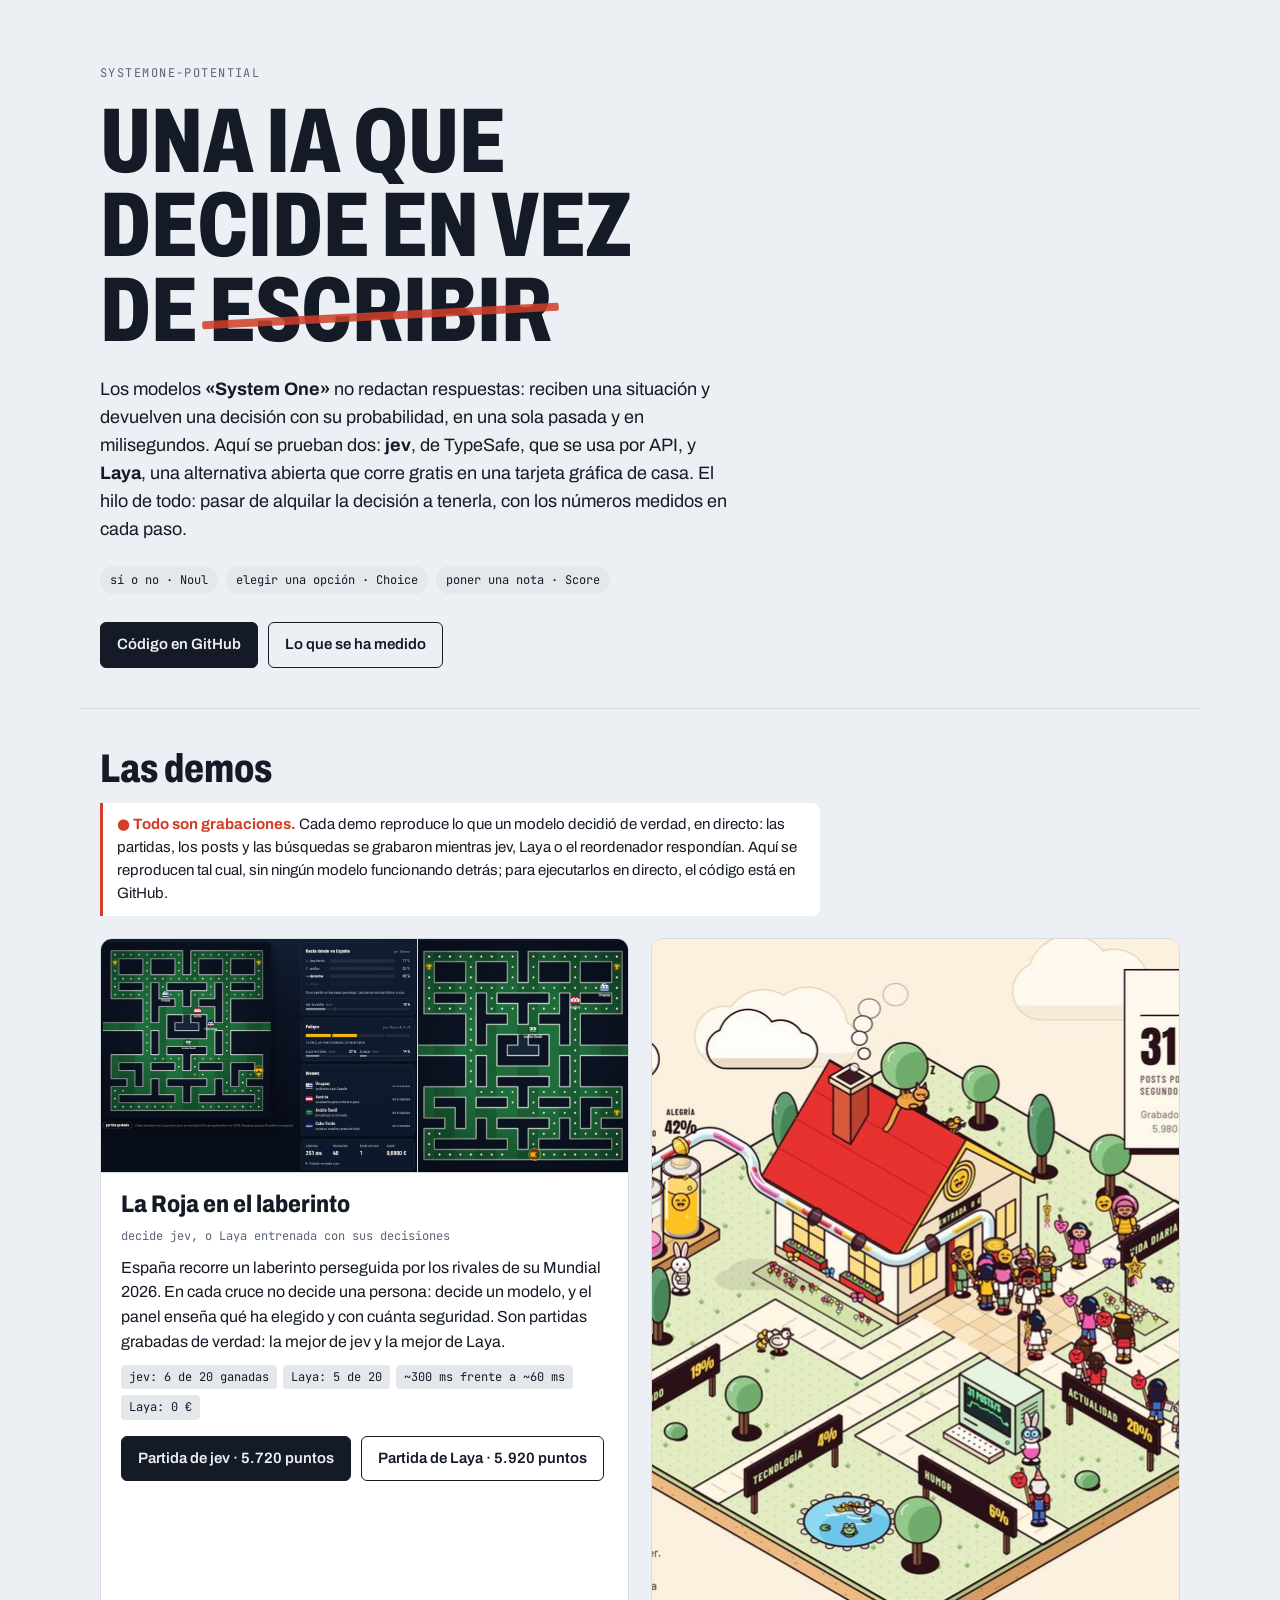
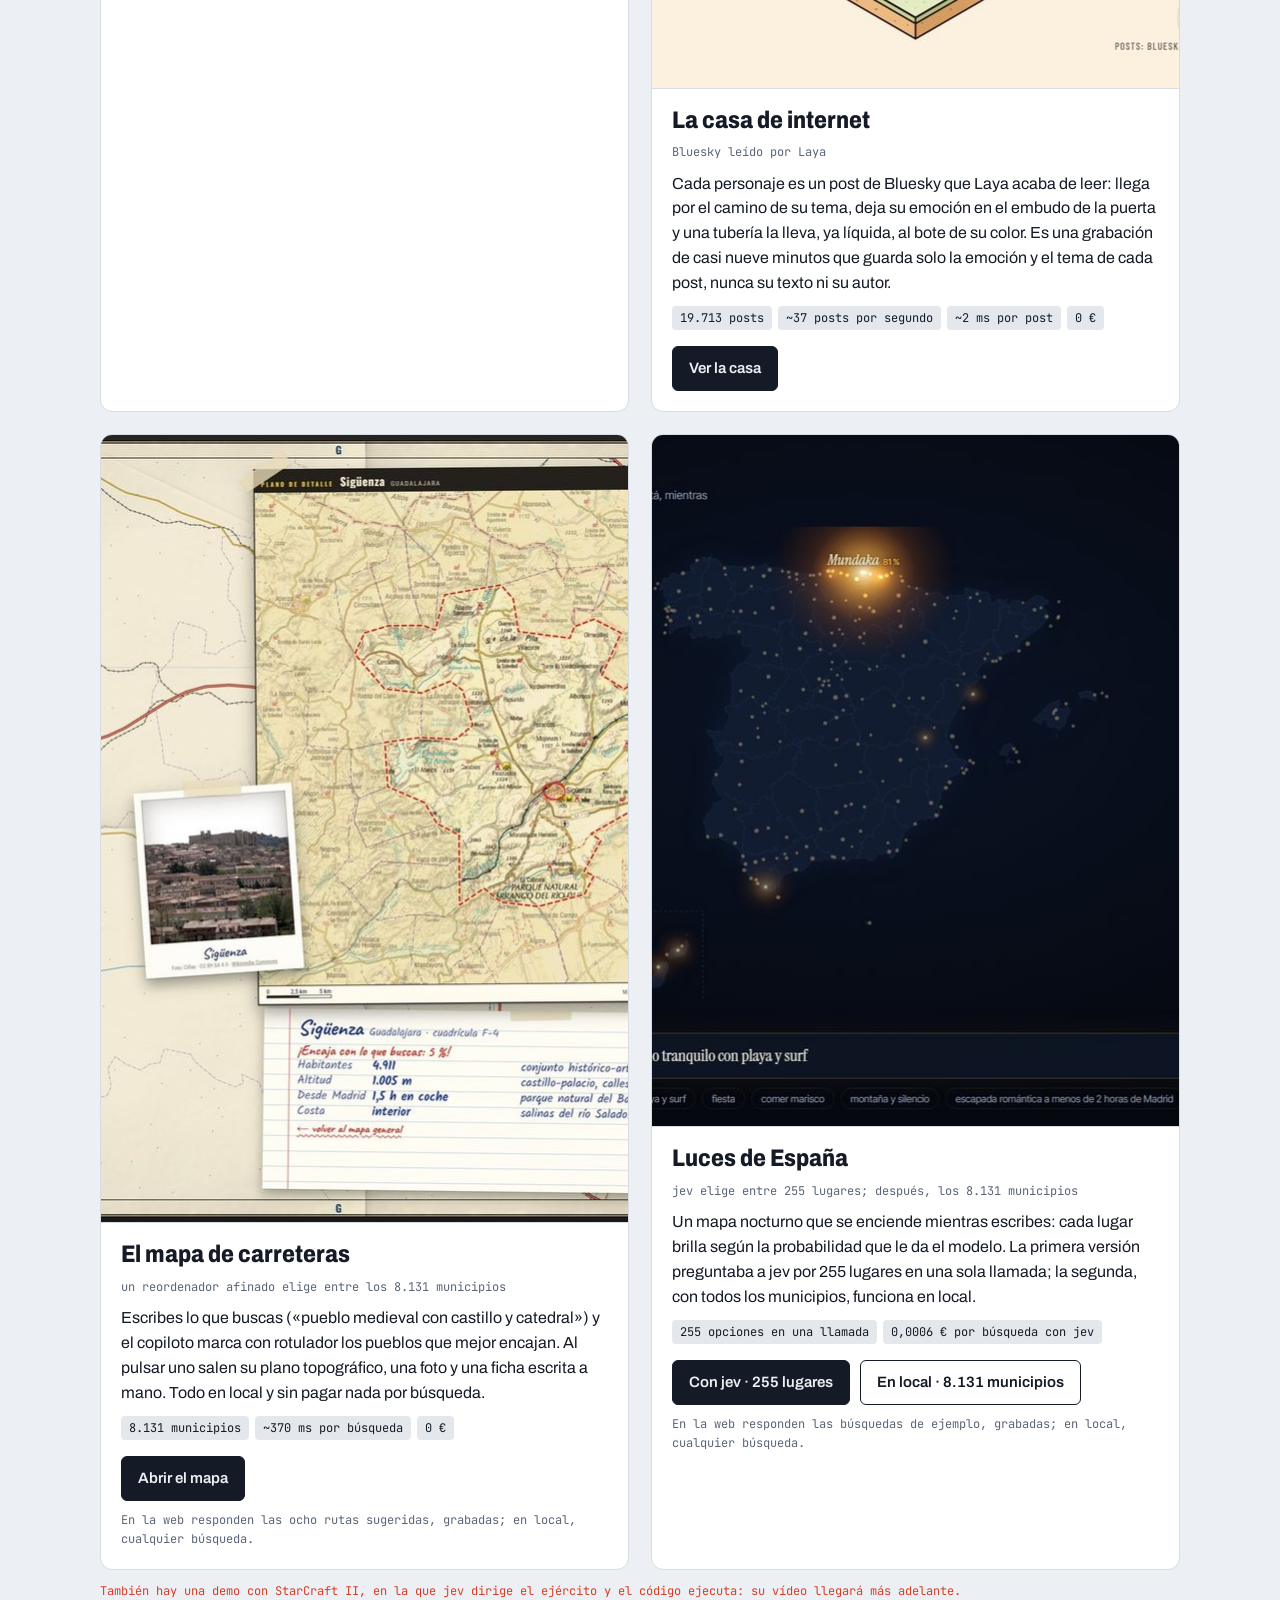
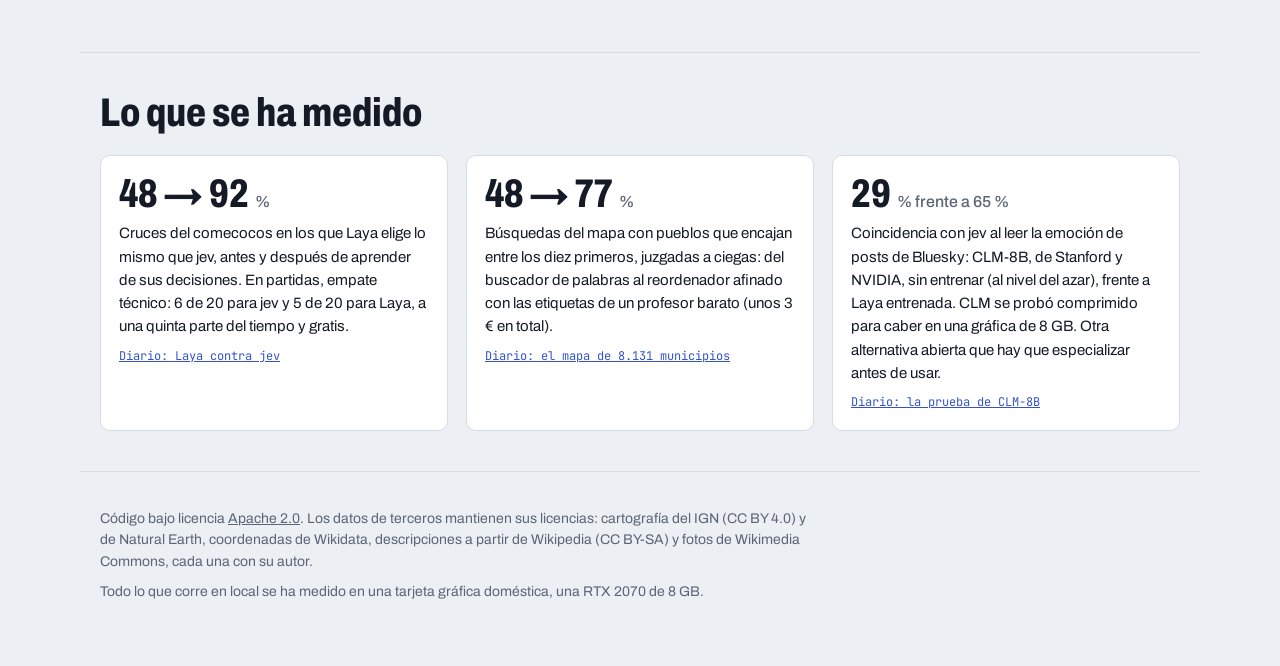
<file: index.html>
<!doctype html>
<html lang="es">
<head>
<meta charset="utf-8">
<meta name="viewport" content="width=device-width, initial-scale=1, viewport-fit=cover">
<title>systemone-potential</title>
<meta name="description" content="Demos de una IA que decide en vez de escribir: jev y Laya puestas a prueba en un comecocos, Bluesky en directo y mapas de España, con los resultados medidos.">
<meta name="color-scheme" content="light dark">
<link rel="preconnect" href="https://fonts.googleapis.com">
<link rel="preconnect" href="https://fonts.gstatic.com" crossorigin>
<link rel="stylesheet" href="https://fonts.googleapis.com/css2?family=Archivo:wdth,wght@62..125,400..800&family=JetBrains+Mono:wght@400;600&display=swap">
<style>
:root {
  --bg: #ECEFF3; --surface: #FFFFFF; --ink: #141B26; --muted: #5A6577; --line: #D6DCE4;
  --accent: #D23F28; --accent-soft: #FBE4DF; --jev: #3553C8; --laya: #16845A; --chip: #E4E8ED;
  --display: "Archivo", "Arial Narrow", system-ui, sans-serif;
  --body: "Archivo", system-ui, -apple-system, "Segoe UI", sans-serif;
  --mono: "JetBrains Mono", ui-monospace, Consolas, monospace;
}
@media (prefers-color-scheme: dark) {
  :root { color-scheme: dark; --bg: #0D1218; --surface: #151C25; --ink: #E6EBF1; --muted: #98A3B2; --line: #283341;
    --accent: #FF6B50; --accent-soft: #3B211C; --jev: #7F99FF; --laya: #3DC98B; --chip: #232D39; }
}
* { box-sizing: border-box; }
body { margin: 0; background: var(--bg); color: var(--ink); font-family: var(--body); font-size: 16px; line-height: 1.55; }
a { color: inherit; }
.wrap { max-width: 1120px; margin: 0 auto; padding-inline: 20px; }
:focus-visible { outline: 2px solid var(--accent); outline-offset: 3px; }

header { padding-block: 64px 40px; }
.eyebrow { font-family: var(--mono); font-size: 12px; letter-spacing: .12em; text-transform: uppercase; color: var(--muted); margin: 0 0 16px; }
h1 { font-family: var(--display); font-stretch: 70%; font-weight: 800; font-size: clamp(44px, 8vw, 92px); line-height: .92;
  text-transform: uppercase; margin: 0; max-width: 14ch; text-wrap: balance; }
h1 .x { position: relative; white-space: nowrap; }
h1 .x::after { content: ""; position: absolute; left: -2%; right: -2%; top: 52%; height: .09em; background: var(--accent);
  opacity: .85; transform: rotate(-3deg); border-radius: 2px; }
.lede { max-width: 64ch; font-size: 18px; margin: 24px 0 0; }
.lede b { font-weight: 700; }
.types { display: flex; flex-wrap: wrap; gap: 8px; margin: 22px 0 0; }
.types span { font-family: var(--mono); font-size: 12px; padding: 5px 10px; border-radius: 99px; background: var(--chip); }
.links { display: flex; flex-wrap: wrap; gap: 10px; margin: 28px 0 0; }
.btn { display: inline-flex; align-items: center; gap: 8px; padding: 10px 16px; border-radius: 6px; font-weight: 600; font-size: 15px;
  text-decoration: none; border: 1px solid var(--ink); }
.btn.primary { background: var(--ink); color: var(--bg); }
.btn:hover { border-color: var(--accent); }
.btn.primary:hover { background: var(--accent); }
.btn[aria-disabled="true"] { opacity: .5; pointer-events: none; border-style: dashed; }

h2 { font-family: var(--display); font-stretch: 78%; font-weight: 800; font-size: clamp(28px, 4vw, 40px); line-height: 1; margin: 0 0 22px; }
section { padding-block: 40px; border-top: 1px solid var(--line); }
.rec-note { margin: -8px 0 22px; padding: 10px 14px; max-width: 80ch; border-left: 3px solid var(--accent); background: var(--surface);
  border-radius: 0 8px 8px 0; font-size: 15px; }
.rec-note b { color: var(--accent); }
.demos { display: grid; grid-template-columns: repeat(2, minmax(0, 1fr)); gap: 22px; }
.demo { background: var(--surface); border: 1px solid var(--line); border-radius: 12px; overflow: hidden; display: grid; grid-template-rows: auto 1fr; }
.demo img { display: block; width: 100%; aspect-ratio: 16 / 10; object-fit: cover; object-position: top; border-bottom: 1px solid var(--line); }
.demo .pics { display: grid; grid-template-columns: 1.5fr 1fr; border-bottom: 1px solid var(--line); }
.demo .pics img { border-bottom: 0; aspect-ratio: auto; height: 100%; }
.demo .pics img + img { border-left: 1px solid var(--line); }
.demo .body { padding: 18px 20px 20px; display: grid; gap: 10px; align-content: start; }
.demo h3 { font-family: var(--display); font-stretch: 85%; font-weight: 800; font-size: 24px; line-height: 1.1; margin: 0; }
.demo p { margin: 0; color: var(--ink); }
.demo .who { font-family: var(--mono); font-size: 12px; color: var(--muted); }
.facts { display: flex; flex-wrap: wrap; gap: 6px; }
.facts span { font-family: var(--mono); font-size: 12px; padding: 3px 8px; border-radius: 4px; background: var(--chip); }
.demo .links { margin-top: 6px; }
.soon { font-family: var(--mono); font-size: 12px; color: var(--accent); }

.results { display: grid; grid-template-columns: repeat(3, minmax(0, 1fr)); gap: 18px; }
.result { background: var(--surface); border: 1px solid var(--line); border-radius: 10px; padding: 18px; display: grid; gap: 8px; align-content: start; }
.result .big { font-family: var(--display); font-stretch: 75%; font-weight: 800; font-size: 40px; line-height: 1; }
.result .big small { font-size: 16px; font-weight: 500; color: var(--muted); font-stretch: 100%; }
.result p { margin: 0; font-size: 15px; }
.result a { font-family: var(--mono); font-size: 12px; color: var(--jev); }

footer { padding-block: 36px 56px; border-top: 1px solid var(--line); font-size: 14px; color: var(--muted); }
footer p { margin: 0 0 8px; max-width: 90ch; }

@media (max-width: 860px) {
  .demos, .results { grid-template-columns: minmax(0, 1fr); }
}
</style>
</head>
<body>

<header class="wrap">
  <p class="eyebrow">systemone-potential</p>
  <h1>Una IA que decide en vez de <span class="x">escribir</span></h1>
  <p class="lede">Los modelos <b>«System One»</b> no redactan respuestas: reciben una situación y devuelven una decisión con su probabilidad, en una sola pasada y en milisegundos. Aquí se prueban dos: <b>jev</b>, de TypeSafe, que se usa por API, y <b>Laya</b>, una alternativa abierta que corre gratis en una tarjeta gráfica de casa. El hilo de todo: pasar de alquilar la decisión a tenerla, con los números medidos en cada paso.</p>
  <div class="types" aria-label="Tipos de pregunta">
    <span>sí o no · Noul</span><span>elegir una opción · Choice</span><span>poner una nota · Score</span>
  </div>
  <div class="links">
    <a class="btn primary" href="https://github.com/alfonso-asenjo/systemone-potential">Código en GitHub</a>
    <a class="btn" href="#resultados">Lo que se ha medido</a>
  </div>
</header>

<section class="wrap" aria-labelledby="demos-h">
  <h2 id="demos-h">Las demos</h2>
  <p class="rec-note"><b>● Todo son grabaciones.</b> Cada demo reproduce lo que un modelo decidió de verdad, en directo: las partidas, los posts y las búsquedas se grabaron mientras jev, Laya o el reordenador respondían. Aquí se reproducen tal cual, sin ningún modelo funcionando detrás; para ejecutarlos en directo, el código está en GitHub.</p>
  <div class="demos">

    <article class="demo">
      <div class="pics">
        <img src="demos/img/comecocos-jev.jpg" alt="El comecocos con la bandera de España en el laberinto, los rivales con sus banderas y un panel con las probabilidades de cada salida" width="900" height="663">
        <img src="demos/img/comecocos-laya.jpg" alt="El laberinto durante una partida de Laya" width="596" height="626">
      </div>
      <div class="body">
        <h3>La Roja en el laberinto</h3>
        <p class="who">decide jev, o Laya entrenada con sus decisiones</p>
        <p>España recorre un laberinto perseguida por los rivales de su Mundial 2026. En cada cruce no decide una persona: decide un modelo, y el panel enseña qué ha elegido y con cuánta seguridad. Son partidas grabadas de verdad: la mejor de jev y la mejor de Laya.</p>
        <div class="facts"><span>jev: 6 de 20 ganadas</span><span>Laya: 5 de 20</span><span>~300 ms frente a ~60 ms</span><span>Laya: 0 €</span></div>
        <div class="links">
          <a class="btn primary" href="demos/comecocos-jev.html">Partida de jev · 5.720 puntos</a>
          <a class="btn" href="demos/comecocos-laya.html">Partida de Laya · 5.920 puntos</a>
        </div>
      </div>
    </article>

    <article class="demo">
      <img src="demos/img/casa.jpg" alt="Ilustración isométrica de una casa con jardín; personajes llegan por caminos rotulados con temas llevando farolillos con emoticonos, y una tubería lleva la emoción líquida a botes de colores" width="1200" height="750">
      <div class="body">
        <h3>La casa de internet</h3>
        <p class="who">Bluesky leído por Laya</p>
        <p>Cada personaje es un post de Bluesky que Laya acaba de leer: llega por el camino de su tema, deja su emoción en el embudo de la puerta y una tubería la lleva, ya líquida, al bote de su color. Es una grabación de casi nueve minutos que guarda solo la emoción y el tema de cada post, nunca su texto ni su autor.</p>
        <div class="facts"><span>19.713 posts</span><span>~37 posts por segundo</span><span>~2 ms por post</span><span>0 €</span></div>
        <div class="links">
          <a class="btn primary" href="bluesky/static/casa.html?grabacion">Ver la casa</a>
        </div>
      </div>
    </article>

    <article class="demo">
      <img src="demos/img/carreteras.jpg" alt="Mapa de carreteras de los 90 con un plano topográfico de Sigüenza, una polaroid del pueblo y una ficha manuscrita" width="1400" height="788">
      <div class="body">
        <h3>El mapa de carreteras</h3>
        <p class="who">un reordenador afinado elige entre los 8.131 municipios</p>
        <p>Escribes lo que buscas («pueblo medieval con castillo y catedral») y el copiloto marca con rotulador los pueblos que mejor encajan. Al pulsar uno salen su plano topográfico, una foto y una ficha escrita a mano. Todo en local y sin pagar nada por búsqueda.</p>
        <div class="facts"><span>8.131 municipios</span><span>~370 ms por búsqueda</span><span>0 €</span></div>
        <div class="links">
          <a class="btn primary" href="mapa/static_big/carreteras.html?grabacion">Abrir el mapa</a>
        </div>
        <p class="who">En la web responden las ocho rutas sugeridas, grabadas; en local, cualquier búsqueda.</p>
      </div>
    </article>

    <article class="demo">
      <img src="demos/img/luces.jpg" alt="Mapa nocturno de España con 255 lugares; con «pueblo tranquilo con playa y surf» Mundaka brilla con un 81 %" width="1200" height="692">
      <div class="body">
        <h3>Luces de España</h3>
        <p class="who">jev elige entre 255 lugares; después, los 8.131 municipios</p>
        <p>Un mapa nocturno que se enciende mientras escribes: cada lugar brilla según la probabilidad que le da el modelo. La primera versión preguntaba a jev por 255 lugares en una sola llamada; la segunda, con todos los municipios, funciona en local.</p>
        <div class="facts"><span>255 opciones en una llamada</span><span>0,0006 € por búsqueda con jev</span></div>
        <div class="links">
          <a class="btn primary" href="mapa/static/index.html?grabacion">Con jev · 255 lugares</a>
          <a class="btn" href="mapa/static_big/index.html?grabacion">En local · 8.131 municipios</a>
        </div>
        <p class="who">En la web responden las búsquedas de ejemplo, grabadas; en local, cualquier búsqueda.</p>
      </div>
    </article>

  </div>
  <p class="soon">También hay una demo con StarCraft II, en la que jev dirige el ejército y el código ejecuta: su vídeo llegará más adelante.</p>
</section>

<section class="wrap" id="resultados" aria-labelledby="res-h">
  <h2 id="res-h">Lo que se ha medido</h2>
  <div class="results">
    <div class="result">
      <div class="big">48 → 92 <small>%</small></div>
      <p>Cruces del comecocos en los que Laya elige lo mismo que jev, antes y después de aprender de sus decisiones. En partidas, empate técnico: 6 de 20 para jev y 5 de 20 para Laya, a una quinta parte del tiempo y gratis.</p>
      <a href="https://github.com/alfonso-asenjo/systemone-potential/blob/main/docs/laya-vs-jev.md">Diario: Laya contra jev</a>
    </div>
    <div class="result">
      <div class="big">48 → 77 <small>%</small></div>
      <p>Búsquedas del mapa con pueblos que encajan entre los diez primeros, juzgadas a ciegas: del buscador de palabras al reordenador afinado con las etiquetas de un profesor barato (unos 3 € en total).</p>
      <a href="https://github.com/alfonso-asenjo/systemone-potential/blob/main/docs/mapa-8000-diario.md">Diario: el mapa de 8.131 municipios</a>
    </div>
    <div class="result">
      <div class="big">29 <small>% frente a 65 %</small></div>
      <p>Coincidencia con jev al leer la emoción de posts de Bluesky: CLM-8B, de Stanford y NVIDIA, sin entrenar (al nivel del azar), frente a Laya entrenada. CLM se probó comprimido para caber en una gráfica de 8 GB. Otra alternativa abierta que hay que especializar antes de usar.</p>
      <a href="https://github.com/alfonso-asenjo/systemone-potential/blob/main/docs/clm-8b.md">Diario: la prueba de CLM-8B</a>
    </div>
  </div>
</section>

<footer class="wrap">
  <p>Código bajo licencia <a href="https://github.com/alfonso-asenjo/systemone-potential/blob/main/LICENSE">Apache 2.0</a>. Los datos de terceros mantienen sus licencias: cartografía del IGN (CC BY 4.0) y de Natural Earth, coordenadas de Wikidata, descripciones a partir de Wikipedia (CC BY-SA) y fotos de Wikimedia Commons, cada una con su autor.</p>
  <p>Todo lo que corre en local se ha medido en una tarjeta gráfica doméstica, una RTX 2070 de 8 GB.</p>
</footer>

</body>
</html>
</file>
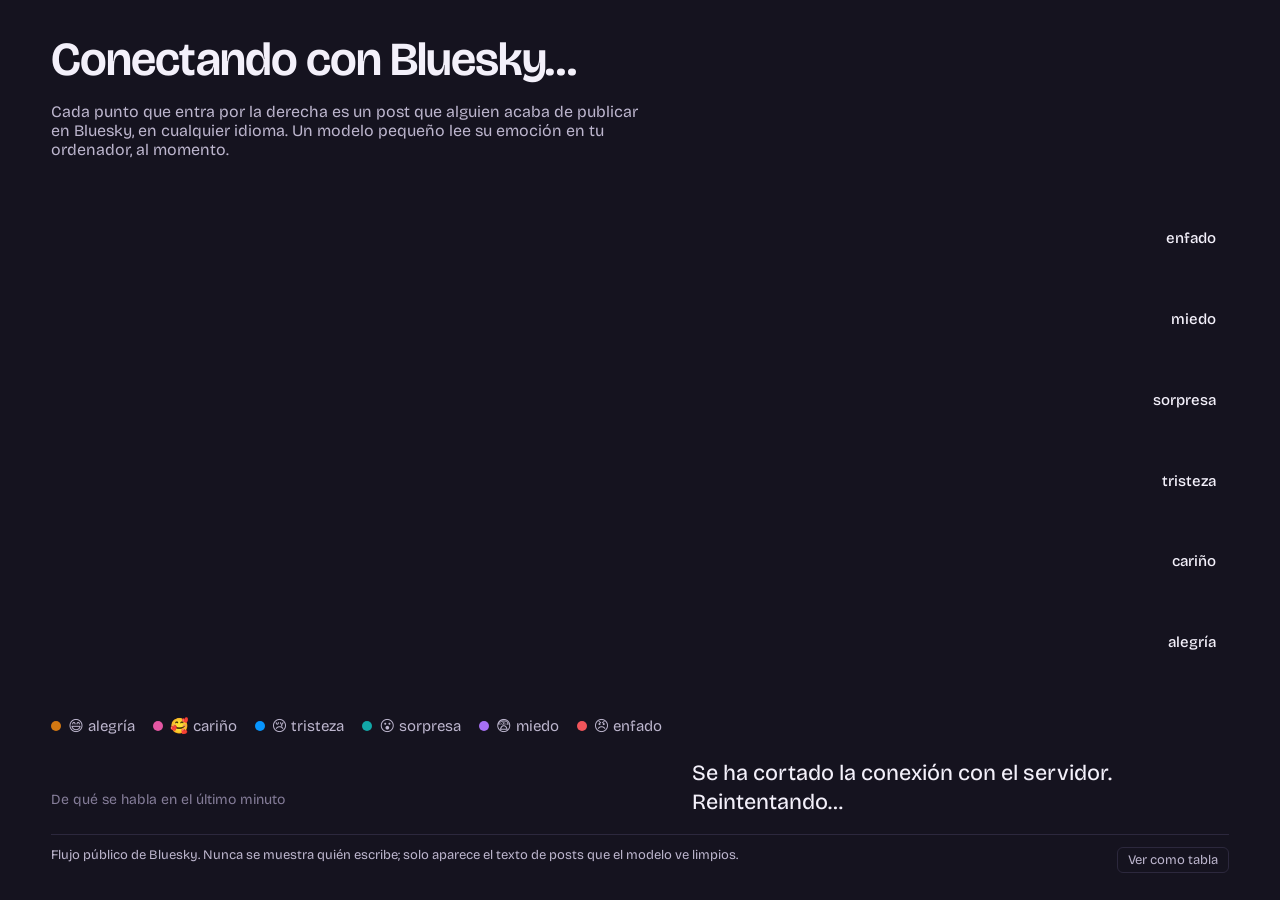
<file: bluesky/static/index.html>
<!doctype html>
<html lang="es" data-theme="dark">
<head>
<meta charset="utf-8">
<meta name="viewport" content="width=device-width, initial-scale=1">
<title>El humor de internet</title>
<link rel="icon" href="data:,">
<link rel="preconnect" href="https://fonts.googleapis.com">
<link rel="preconnect" href="https://fonts.gstatic.com" crossorigin>
<link href="https://fonts.googleapis.com/css2?family=Bricolage+Grotesque:opsz,wght@12..96,300..700&display=swap" rel="stylesheet">
<style>
/* Paleta generada en OKLCH (L 0,66, C 0,19) y validada con el validador de dataviz en modo
   oscuro sobre #15131F, en este orden de apilado de arriba abajo: alegría, cariño, tristeza,
   sorpresa, miedo, enfado. La primera versión (mostaza, salmón, azul marino) pasaba la
   validación pero parecía de 1990: el amarillo a ese brillo sale mostaza, así que la alegría
   es naranja. Los posts sin emoción clara no se dibujan; se dice cuántos son. */
:root {
  --surface: #15131F;
  --surface-2: #1E1B2B;
  --ink: #F3F0FA;
  --ink-2: #BDB6CE;
  --ink-3: #857D99;
  --rule: #2C283D;
  --joy: #d37812;
  --love: #e356a2;
  --sadness: #0795fd;
  --surprise: #12a7a7;
  --fear: #a670f3;
  --anger: #f0555b;
  --gutter: clamp(16px, 4vw, 72px);
  color-scheme: dark;
}
* { box-sizing: border-box; }
html, body { margin: 0; background: var(--surface); color: var(--ink); }
body {
  font-family: "Bricolage Grotesque", system-ui, sans-serif;
  font-optical-sizing: auto;
  min-height: 100vh;
  display: grid;
  grid-template-rows: auto auto auto minmax(0, 1fr) auto auto;
  height: 100vh;
  gap: clamp(12px, 2vh, 28px);
  padding: clamp(20px, 4vh, 56px) var(--gutter) clamp(16px, 3vh, 40px);
}
.num { font-variant-numeric: tabular-nums; }

/* La frase principal: el titular se reescribe solo con lo que dice el último minuto. */
#headline {
  margin: 0;
  max-width: 30ch;
  font-size: clamp(30px, 3.7vw, 70px);
  line-height: 1.02;
  font-weight: 620;
  letter-spacing: -0.02em;
  font-variation-settings: "opsz" 96;
  text-wrap: balance;
}
#headline .nw { white-space: nowrap; }
#headline .swatch { display: inline-block; width: 0.42em; height: 0.42em; border-radius: 50%; vertical-align: 0.12em; margin: 0 0.12em; }
#sub { margin: 0; color: var(--ink-2); font-size: clamp(15px, 1.25vw, 22px); max-width: 60ch; }

/* Posts de ejemplo: pocos, legibles, sin autor. */
#posts { list-style: none; margin: 0; padding: 0; display: grid; gap: 10px; align-content: start; min-height: 0; overflow: hidden; }
#posts li {
  display: grid; grid-template-columns: auto 1fr; gap: 0 12px; align-items: baseline;
  max-width: 80ch; font-size: clamp(15px, 1.2vw, 21px); line-height: 1.35;
  opacity: 0; transition: opacity .35s ease;
}
#posts li.in { opacity: 1; }
#posts li:nth-child(n+2) .txt { color: var(--ink-2); }
#posts li .tag { font-size: 0.78em; color: var(--ink-2); white-space: nowrap; }
#posts li .tag i { display: inline-block; width: 9px; height: 9px; border-radius: 50%; margin-right: 6px; }
/* Una línea por post: con dos, la lista crecía y empujaba la leyenda del río encima de los temas. */
#posts li .txt { color: var(--ink); white-space: nowrap; overflow: hidden; text-overflow: ellipsis; min-width: 0; }

/* El río: los últimos cinco minutos, apilados por emoción. */
.river-wrap { position: relative; min-height: 0; display: flex; flex-direction: column; }
#river { width: 100%; flex: 1; min-height: 160px; display: block; }
#tip {
  position: absolute; pointer-events: none; background: var(--surface-2); border: 1px solid var(--rule);
  border-radius: 8px; padding: 10px 12px; font-size: 14px; line-height: 1.5; color: var(--ink); display: none; min-width: 180px;
}
#tip b { font-weight: 600; }
#tip .row { display: grid; grid-template-columns: 12px 1fr auto; gap: 8px; align-items: center; }
#tip .row i { width: 10px; height: 10px; border-radius: 50%; }
.legend { display: flex; flex-wrap: wrap; gap: 6px 18px; margin: 10px 0 0; padding: 0; list-style: none; color: var(--ink-2); font-size: 15px; }
.legend i { display: inline-block; width: 10px; height: 10px; border-radius: 50%; margin-right: 7px; vertical-align: 0; }

.bottom { display: grid; grid-template-columns: minmax(0, 1.1fr) minmax(0, 1fr); gap: clamp(20px, 4vw, 72px); align-items: end; }
#topics { display: grid; gap: 6px; margin: 0; }
#topics .t { display: grid; grid-template-columns: 9.5em 1fr 3.2em; align-items: center; gap: 10px; font-size: 15px; color: var(--ink-2); }
#topics .bar { height: 8px; background: var(--rule); border-radius: 4px; overflow: hidden; }
#topics .bar span { display: block; height: 100%; background: var(--ink-3); border-radius: 0 4px 4px 0; transition: width .6s ease; }
#topics .v { text-align: right; color: var(--ink); }
.caption { color: var(--ink-3); font-size: 14px; margin: 0 0 8px; }
#neutral-note { margin: 6px 0 0; }

/* La velocidad, contada como una frase. */
#speed { margin: 0; font-size: clamp(18px, 1.7vw, 30px); line-height: 1.3; font-weight: 450; max-width: 40ch; }
#speed strong { font-weight: 650; }
footer { display: flex; justify-content: space-between; gap: 16px; flex-wrap: wrap; color: var(--ink-3); font-size: 13px; border-top: 1px solid var(--rule); padding-top: 12px; }
footer button {
  font: inherit; color: var(--ink-2); background: none; border: 1px solid var(--rule); border-radius: 6px; padding: 4px 10px; cursor: pointer;
}
footer button:focus-visible, #river:focus-visible { outline: 2px solid var(--ink); outline-offset: 3px; }
#table { display: none; border-collapse: collapse; font-size: 15px; margin-top: 8px; }
#table.on { display: table; }
#table td, #table th { padding: 4px 14px 4px 0; text-align: left; font-weight: 400; color: var(--ink-2); }
#table td.num { color: var(--ink); text-align: right; }
#status { color: var(--ink-2); }

@media (max-width: 760px) {
  body { height: auto; grid-template-rows: none; }
  #river { flex: none; height: 240px; }
  .bottom { grid-template-columns: 1fr; }
  #posts li:nth-child(n+3) { display: none; }
}
@media (prefers-reduced-motion: reduce) {
  #posts li, #topics .bar span { transition: none; }
}
</style>
</head>
<body>
<header>
  <h1 id="headline">Conectando con Bluesky…</h1>
</header>
<p id="sub">Cada punto que entra por la derecha es un post que alguien acaba de publicar en Bluesky, en cualquier idioma. Un modelo pequeño lee su emoción en tu ordenador, al momento.</p>

<ul id="posts" aria-live="off"></ul>

<div class="river-wrap">
  <canvas id="river" tabindex="0" aria-label="Reparto de emociones de los posts de Bluesky en los últimos cinco minutos"></canvas>
  <div id="tip" role="status"></div>
  <ul class="legend" id="legend"></ul>
  <p class="caption" id="neutral-note"></p>
  <table id="table" aria-label="Emociones en el último minuto"><tbody></tbody></table>
</div>

<div class="bottom">
  <div>
    <p class="caption">De qué se habla en el último minuto</p>
    <div id="topics"></div>
  </div>
  <p id="speed" class="num">Esperando los primeros posts…</p>
</div>

<footer>
  <span id="status">Flujo público de Bluesky. Nunca se muestra quién escribe; solo aparece el texto de posts que el modelo ve limpios.</span>
  <button id="toggle-table" type="button" aria-pressed="false">Ver como tabla</button>
</footer>

<script>
const EMOTIONS = [ // de arriba abajo en el río; orden validado para daltonismo
  ["joy", "alegría"], ["love", "cariño"], ["sadness", "tristeza"], ["surprise", "sorpresa"],
  ["fear", "miedo"], ["anger", "enfado"],
];
const ALL = [...EMOTIONS, ["neutral", "sin emoción clara"]];  // se cuentan, no se dibujan
const LABEL = Object.fromEntries(ALL);
const TOPICS = { politics: "política", news: "noticias", tech: "tecnología", culture: "cultura",
  sports: "deporte", daily_life: "vida diaria", humor: "humor", other: "otros" };
const css = getComputedStyle(document.documentElement);
const COLOR = Object.fromEntries(EMOTIONS.map(([k]) => [k, css.getPropertyValue("--" + k).trim()]));
const pct = (x) => `${Math.round(x * 100)} %`;
const nf = (x, d = 0) => x.toLocaleString("es-ES", { minimumFractionDigits: d, maximumFractionDigits: d });

// ---- estado del río: cubos de 3 s, cinco minutos ------------------------------------
const BIN_S = 3, BINS = 100;
const bins = [];            // {t0, counts:{emo:n}, total}
let t0 = performance.now() / 1000;
function currentBin(now) {
  const idx = Math.floor((now - t0) / BIN_S);
  while (bins.length === 0 || bins[bins.length - 1].idx < idx) {
    const next = bins.length ? bins[bins.length - 1].idx + 1 : idx;
    bins.push({ idx: next, counts: Object.fromEntries(ALL.map(([k]) => [k, 0])), total: 0, neutral: 0 });
    if (bins.length > BINS + 2) bins.shift();
  }
  return bins[bins.length - 1];
}

// ---- partículas: cada post entra como un punto -----------------------------------
const dots = [];
const canvas = document.getElementById("river");
const ctx = canvas.getContext("2d");
let W = 0, H = 0, DPR = 1;
function resize() {
  DPR = Math.min(window.devicePixelRatio || 1, 2);
  const r = canvas.getBoundingClientRect();
  W = r.width; H = r.height;
  canvas.width = Math.round(W * DPR); canvas.height = Math.round(H * DPR);
  ctx.setTransform(DPR, 0, 0, DPR, 0, 0);
}
new ResizeObserver(resize).observe(canvas); resize();

// ---- orden del río: la emoción predominante abajo ----------------------------------
// No vale cualquier orden: dos colores parecidos no pueden quedar juntos (daltonismo). Estos
// son los 140 de 720 que pasan el validador de dataviz, de abajo arriba, con los índices de
// EMOTIONS. Se elige el que más se parece al ranking del último minuto, y solo se cambia
// cuando el ranking lleva un rato estable, para que el río no salte a cada tanda.
const VALID_ORDERS = ["012345","012354","012534","012543","014325","014352","014523","014532","021435","021453","023541","025341","032145","032541","034125","034521","035214","035412","041235","041253","043521","045321","102345","102354","102534","102543","103254","103452","104325","104352","104523","104532","120345","120354","120435","120453","123045","123540","125304","125340","125403","125430","140235","140253","140325","140352","143025","143520","145203","145230","145302","145320","201435","201453","203541","210345","210354","210435","210453","214035","214530","230145","235401","235410","253014","253041","253401","253410","254103","254301","301254","301452","302145","302541","304125","304521","320145","321045","325401","325410","340125","341025","345201","345210","352014","352041","352104","352140","354012","354021","354102","354120","401235","401253","403521","410235","410253","410325","410352","412035","412530","430125","435201","435210","452103","452301","453012","453021","453201","453210","520143","520341","521034","521043","521403","521430","523014","523041","523401","523410","530214","530412","532014","532041","532104","532140","534012","534021","534102","534120","540123","540321","541023","541032","541203","541230","543012","543021","543201","543210"]
  .map((o) => [...o].map((c) => EMOTIONS[+c][0]));
let order = VALID_ORDERS.find((o) => o[0] === "joy");   // de abajo arriba
let wanted = null, wantedSince = 0;
const ORDER_HOLD_S = 20;
function pickOrder(shares, now) {
  const rank = EMOTIONS.map(([k]) => k).sort((a, b) => (shares[b] || 0) - (shares[a] || 0));
  let best = order, bestScore = Infinity;
  for (const o of VALID_ORDERS) {
    let score = 0;
    o.forEach((k, i) => { score += (6 - i) ** 2 * Math.abs(rank.indexOf(k) - i); });
    if (score < bestScore) { bestScore = score; best = o; }
  }
  if (best.join() === order.join()) { wanted = null; return; }
  if (!wanted || wanted.join() !== best.join()) { wanted = best; wantedSince = now; return; }
  if (now - wantedSince >= ORDER_HOLD_S) { order = best; wanted = null; }
}

// Geometría del río: cada columna reparte el 100 % de la altura entre emociones, porque lo
// que cuenta es el ánimo, no el volumen (medido en la primera versión: con altura = número
// de posts el río salía fino y plano, el ritmo de Bluesky apenas cambia).
// Cada columna se suaviza con sus vecinas (1-2-1) y los bordes se dibujan con curvas: con
// cubos de 3 s el reparto salta mucho de uno a otro y la versión con rectas parecía de dientes.
// El cubo que se está llenando se mezcla con el anterior según lo que lleva de tiempo: con
// pocos posts sus proporciones saltaban y dibujaban un pico en el borde derecho.
function sharesOf(b, prev, fill) {
  const w = prev ? Math.max(0, 1 - fill) : 0;
  const total = b.total + (prev ? prev.total * w : 0);
  const out = {};
  for (const [k] of EMOTIONS) out[k] = total ? (b.counts[k] + (prev ? prev.counts[k] * w : 0)) / total : 1 / EMOTIONS.length;
  return out;
}
function smoothed(raw) {
  return raw.map((s, i) => {
    const a = raw[i - 1] || s, c = raw[i + 1] || s, out = {};
    for (const [k] of EMOTIONS) out[k] = (a[k] + 2 * s[k] + c[k]) / 4;
    return out;
  });
}
const AXIS_H = 24;               // franja al pie del río para las horas
// Posiciones en proporción (0 = fondo, 1 = techo), no en píxeles: se suavizan de un fotograma
// a otro y, en píxeles, se quedaban con la altura vieja cuando el lienzo cambiaba de tamaño
// (medido: el río tapaba la franja de las horas).
function stack(sh) {
  let v = 0;                     // de abajo arriba: la primera del orden va al fondo
  const out = {};
  for (const k of order) { out[k] = [v, v + sh[k]]; v += sh[k]; }
  return out;
}
const toY = (v) => (H - AXIS_H) - v * (H - AXIS_H - 4);
function toPixels(n) {
  const out = {};
  for (const k in n) out[k] = [toY(n[k][1]), toY(n[k][0])];   // [arriba, abajo] en píxeles
  return out;
}
// Catmull-Rom convertida a Bézier: pasa por todos los puntos, sin picos.
function curveThrough(xs, ys, reverse) {
  const idx = [...Array(xs.length).keys()];
  if (reverse) idx.reverse();
  const P = idx.map((i) => [xs[i], ys[i]]);
  if (!reverse) ctx.moveTo(P[0][0], P[0][1]); else ctx.lineTo(P[0][0], P[0][1]);
  for (let i = 0; i < P.length - 1; i++) {
    const p0 = P[i - 1] || P[i], p1 = P[i], p2 = P[i + 1], p3 = P[i + 2] || p2;
    ctx.bezierCurveTo(p1[0] + (p2[0] - p0[0]) / 6, p1[1] + (p2[1] - p0[1]) / 6,
                      p2[0] - (p3[0] - p1[0]) / 6, p2[1] - (p3[1] - p1[1]) / 6, p2[0], p2[1]);
  }
}

// Cada columna guarda dónde se dibujó y se desliza hacia su sitio nuevo en vez de saltar.
// Medido a ojo en la versión anterior: los tramos nuevos aparecían de golpe, porque el cubo
// en curso cambia con cada tanda (10 por segundo) y el suavizado 1-2-1 de una columna cambia
// cuando nace su vecina. Una columna nueva empieza donde estaba la anterior. Así también se
// animan los cambios de orden de las capas.
const shown = new Map();           // idx del cubo -> {emo: [y0, y1]}
const EASE_S = 0.5;
function eased(bs, targets, dt) {
  const a = 1 - Math.exp(-dt / EASE_S);
  const out = targets.map((t, i) => {
    const idx = bs[i].idx;
    let d = shown.get(idx);
    if (!d) {
      const prev = shown.get(idx - 1) || t;
      d = Object.fromEntries(Object.entries(prev).map(([k, v]) => [k, [...v]]));
      shown.set(idx, d);
    }
    for (const k in t) { d[k][0] += (t[k][0] - d[k][0]) * a; d[k][1] += (t[k][1] - d[k][1]) * a; }
    return d;
  });
  const oldest = bs.length ? bs[0].idx : 0;
  for (const idx of shown.keys()) if (idx < oldest) shown.delete(idx);
  return out;
}

// Líneas de tiempo cada 15 s con la hora del reloj, para ver cuánto ha pasado.
// Un instante que ocurrió hace s segundos está en x = W - s / BIN_S * ancho de columna.
const MARK_S = 15;
const clock = new Intl.DateTimeFormat("es-ES", { hour: "2-digit", minute: "2-digit", second: "2-digit" });
function timeMarks(colW) {
  const nowWall = Date.now() / 1000;
  const surface = css.getPropertyValue("--surface").trim();
  ctx.font = `400 12px "Bricolage Grotesque", system-ui`;
  ctx.textAlign = "center"; ctx.textBaseline = "bottom";
  for (let m = Math.floor(nowWall / MARK_S) * MARK_S; ; m -= MARK_S) {
    const x = W - ((nowWall - m) / BIN_S) * colW;
    if (x < 0) break;
    const firstX = W - (bins.length - 1) * colW;       // no marcar donde aún no hay río
    if (x < firstX) break;
    ctx.globalAlpha = 0.55; ctx.fillStyle = surface;
    ctx.fillRect(Math.round(x), 0, 1, H - AXIS_H);
    ctx.globalAlpha = 1; ctx.fillStyle = css.getPropertyValue("--ink-3").trim();
    ctx.fillRect(Math.round(x), H - AXIS_H, 1, 4);
    if (x > 30 && x < W - 30) ctx.fillText(clock.format(new Date(m * 1000)), x, H - 2);
  }
}

const EMOJI = { joy: "😄", love: "🥰", sadness: "😢", surprise: "😮", fear: "😨", anger: "😠" };
const DOT_R = 13;
const reduced = matchMedia("(prefers-reduced-motion: reduce)").matches;
let lastOrderCheck = 0, lastFrame = performance.now() / 1000;
function draw() {
  const now = performance.now() / 1000;
  // Tiempo real, no por fotograma: medido en el navegador de pruebas, que dibuja a pocos
  // fotogramas por segundo, las pelotitas vivían muchísimo más y se amontonaban en el borde.
  const dt = Math.min(0.1, now - lastFrame); lastFrame = now;
  currentBin(now);
  const frac = ((now - t0) / BIN_S) % 1;
  const colW = W / (BINS - 1);
  ctx.clearRect(0, 0, W, H);
  const surface = css.getPropertyValue("--surface").trim();

  const raw = bins.map((b, i) => (i === bins.length - 1 ? sharesOf(b, bins[i - 1], frac) : sharesOf(b)));
  const sh = smoothed(raw);
  if (now - lastOrderCheck > 1 && sh.length) {
    lastOrderCheck = now;
    const recent = sh.slice(-20), avg = {};   // último minuto
    for (const [k] of EMOTIONS) avg[k] = recent.reduce((a, s) => a + s[k], 0) / recent.length;
    pickOrder(avg, now);
  }
  const xs = bins.map((b, i) => W - (bins.length - 1 - i + frac) * colW);
  const st = eased(bins, sh.map(stack), dt).map(toPixels);
  if (xs.length > 1) {
    for (const k of order) {
      ctx.beginPath();
      curveThrough(xs, st.map((s) => s[k][0]), false);
      curveThrough(xs, st.map((s) => s[k][1]), true);
      ctx.closePath();
      ctx.fillStyle = COLOR[k]; ctx.fill();
      ctx.lineWidth = 2; ctx.strokeStyle = surface; ctx.stroke();   // 2 px entre capas
    }
  }

  timeMarks(colW);

  // etiquetas directas cerca del borde derecho, solo para las capas con sitio
  const li = Math.max(0, st.length - 24);   // fuera de la zona donde llegan las pelotitas
  if (st[li]) {
    ctx.font = `500 15px "Bricolage Grotesque", system-ui`;
    ctx.textAlign = "right"; ctx.textBaseline = "middle"; ctx.fillStyle = css.getPropertyValue("--ink").trim();
    for (const [k, name] of EMOTIONS) {
      const [a, b] = st[li][k];
      if (b - a > 20) ctx.fillText(name, xs[li] - 8, (a + b) / 2);
    }
  }

  // pelotitas: cada post entra por la derecha con su emoticono y se funde con su franja
  const tail = st[st.length - 1];
  ctx.textAlign = "center"; ctx.textBaseline = "middle";
  ctx.font = `${Math.round(DOT_R * 1.25)}px "Segoe UI Emoji", "Apple Color Emoji", "Noto Color Emoji", sans-serif`;
  for (let i = dots.length - 1; i >= 0; i--) {
    const d = dots[i];
    d.t += dt;
    const tt = Math.min(1, d.t / d.life);
    const s = tail ? tail[d.emo] : [H / 2, H / 2];
    const ty = (s[0] + s[1]) / 2 + d.jitter * Math.max(0, (s[1] - s[0]) / 2 - DOT_R);
    const x = W + DOT_R - tt * (colW * 18);
    const y = d.y0 + (ty - d.y0) * (1 - Math.pow(1 - tt, 3));
    ctx.globalAlpha = tt < 0.75 ? 1 : 1 - (tt - 0.75) / 0.25;
    ctx.beginPath(); ctx.arc(x, y, DOT_R, 0, Math.PI * 2);
    ctx.fillStyle = COLOR[d.emo]; ctx.fill();
    ctx.lineWidth = 2; ctx.strokeStyle = surface; ctx.stroke();
    ctx.fillText(EMOJI[d.emo], x, y + 1);
    ctx.globalAlpha = 1;
    if (tt >= 1) dots.splice(i, 1);
  }
  if (!reduced) requestAnimationFrame(draw);
}
if (reduced) setInterval(draw, 1000); else requestAnimationFrame(draw);

// ---- información al pasar el ratón: qué había en ese momento ------------------------
const tip = document.getElementById("tip");
function showTip(x) {
  const now = performance.now() / 1000;
  const frac = ((now - t0) / BIN_S) % 1;
  const colW = W / (BINS - 1);
  const i = Math.round(bins.length - 1 - (W - x) / colW - frac);
  const b = bins[Math.max(0, Math.min(bins.length - 1, i))];
  if (!b || !b.total) { tip.style.display = "none"; return; }
  const ago = Math.round((bins[bins.length - 1].idx - b.idx) * BIN_S);
  tip.innerHTML = `<b>${ago < 3 ? "Ahora" : `Hace ${ago} s`}</b>: ${b.total} posts con emoción, ${b.neutral} sin ella` +
    EMOTIONS.map(([k, n]) => `<div class="row"><i style="background:${COLOR[k]}"></i><span>${n}</span><span class="num">${pct(b.counts[k] / b.total)}</span></div>`).join("");
  tip.style.display = "block";
  tip.style.left = `${Math.min(x + 14, W - tip.offsetWidth - 4)}px`;
  tip.style.top = "8px";
}
canvas.addEventListener("pointermove", (e) => showTip(e.offsetX));
canvas.addEventListener("pointerleave", () => (tip.style.display = "none"));
canvas.addEventListener("focus", () => showTip(W - 10));
canvas.addEventListener("blur", () => (tip.style.display = "none"));

document.getElementById("legend").innerHTML =
  EMOTIONS.map(([k, n]) => `<li><i style="background:${COLOR[k]}"></i>${EMOJI[k]} ${n}</li>`).join("");

// ---- tabla accesible, alternativa al color ---------------------------------------
const btn = document.getElementById("toggle-table"), table = document.getElementById("table");
btn.addEventListener("click", () => {
  const on = table.classList.toggle("on");
  btn.setAttribute("aria-pressed", on);
  btn.textContent = on ? "Ocultar tabla" : "Ver como tabla";
});

// ---- posts de ejemplo: uno nuevo cada pocos segundos, solo emociones claras ------------
const postsEl = document.getElementById("posts");
const MAX_POSTS = 3;
let candidates = [], lastShown = 0;
function showPost(now) {
  if (now - lastShown < 2.6 || !candidates.length) return;
  lastShown = now;
  const p = candidates.pop(); candidates = [];
  const li = document.createElement("li");
  li.innerHTML = `<span class="tag"><i style="background:${COLOR[p.emotion]}"></i>${LABEL[p.emotion]}</span><span class="txt"></span>`;
  li.querySelector(".txt").textContent = p.text;
  postsEl.prepend(li);
  requestAnimationFrame(() => li.classList.add("in"));
  while (postsEl.children.length > MAX_POSTS) postsEl.lastElementChild.remove();
}

// ---- textos: titular, temas, velocidad ------------------------------------------
function headline(st) {
  const emo = 1 - (st.emotions.neutral || 0);   // misma base que el río: los posts con emoción
  const e = Object.entries(st.emotions).filter(([k]) => k !== "neutral")
    .map(([k, v]) => [k, emo ? v / emo : 0]).sort((a, b) => b[1] - a[1]);
  if (!e.length || !e[0][1]) return;
  const [[k1, v1], [k2, v2]] = e;
  const sw = (k) => `<span class="swatch" style="background:${COLOR[k]}"></span>`;
  document.getElementById("headline").innerHTML =
    `En el último minuto, internet siente sobre todo <span class="nw">${sw(k1)}${LABEL[k1]} (${pct(v1)})</span> y <span class="nw">${sw(k2)}${LABEL[k2]} (${pct(v2)})</span>.`;
}
function topics(st) {
  const rows = Object.entries(st.topics).sort((a, b) => b[1] - a[1]);
  const max = Math.max(...rows.map((r) => r[1]), 0.01);
  document.getElementById("topics").innerHTML = rows.map(([k, v]) =>
    `<div class="t"><span>${TOPICS[k]}</span><span class="bar"><span style="width:${(v / max) * 100}%"></span></span><span class="v num">${pct(v)}</span></div>`).join("");
}
function speed(st) {
  document.getElementById("speed").innerHTML =
    `Una tarjeta gráfica de casa lee <strong>${nf(st.posts_per_s)} posts por segundo</strong>, ` +
    `a <strong>${nf(st.ms_per_decision, 1)} ms por decisión</strong>. ` +
    `Lleva ${nf(st.classified)} posts por 0 €; con jev habrían sido ${nf(st.jev_cost_usd * 0.88, 2)} €.`;
  const emo = 1 - (st.emotions.neutral || 0);
  table.querySelector("tbody").innerHTML = EMOTIONS.map(([k, n]) =>
    `<tr><th scope="row">${n}</th><td class="num">${pct(emo ? (st.emotions[k] || 0) / emo : 0)}</td></tr>`).join("");
  document.getElementById("neutral-note").textContent =
    `Reparto entre los posts con emoción. El ${pct(st.emotions.neutral || 0)} no expresa ninguna clara y no se dibuja.`;
}

// El servidor guarda los últimos cinco minutos: el río sale lleno desde el primer instante.
function loadHistory(h) {
  if (!h || !h.bins.length) return;
  const now = performance.now() / 1000;
  const clientIdx = Math.floor((now - t0) / BIN_S);
  const offset = clientIdx - h.now_bin;
  bins.length = 0;
  for (const [idx, counts] of h.bins) {
    const c = Object.fromEntries(ALL.map(([k]) => [k, counts[k] || 0]));
    const total = EMOTIONS.reduce((a, [k]) => a + c[k], 0);
    bins.push({ idx: idx + offset, counts: c, total, neutral: c.neutral });
  }
  bins.sort((a, b) => a.idx - b.idx);
}

// ---- conexión ---------------------------------------------------------------------
function connect() {
  const ws = new WebSocket(`${location.protocol === "https:" ? "wss" : "ws"}://${location.host}/ws`);
  ws.onmessage = (ev) => {
    const m = JSON.parse(ev.data);
    if (m.type === "hello") { loadHistory(m.history); if (m.stats.classified) { headline(m.stats); topics(m.stats); speed(m.stats); } return; }
    if (m.type !== "batch") return;
    const now = performance.now() / 1000;
    const bin = currentBin(now);
    for (const p of m.posts) {
      bin.counts[p.emotion] = (bin.counts[p.emotion] || 0) + 1;
      if (p.emotion === "neutral") { bin.neutral++; continue; }
      bin.total++;
      // Pelotitas grandes: una de cada tres basta para que se vea el ritmo sin tapar el río.
      if (dots.length < 60 && Math.random() < 0.33) dots.push({ emo: p.emotion, t: 0, life: 2.2 + Math.random() * 0.8,
        y0: Math.random() * H, jitter: Math.random() * 2 - 1 });
      if (p.text && p.emotion !== "neutral" && p.emotion_p >= 0.6) candidates.push(p);
    }
    showPost(now);
    headline(m.stats); topics(m.stats); speed(m.stats);
  };
  ws.onclose = () => {
    document.getElementById("speed").textContent = "Se ha cortado la conexión con el servidor. Reintentando…";
    setTimeout(connect, 2000);
  };
}
connect();
</script>
</body>
</html>
</file>
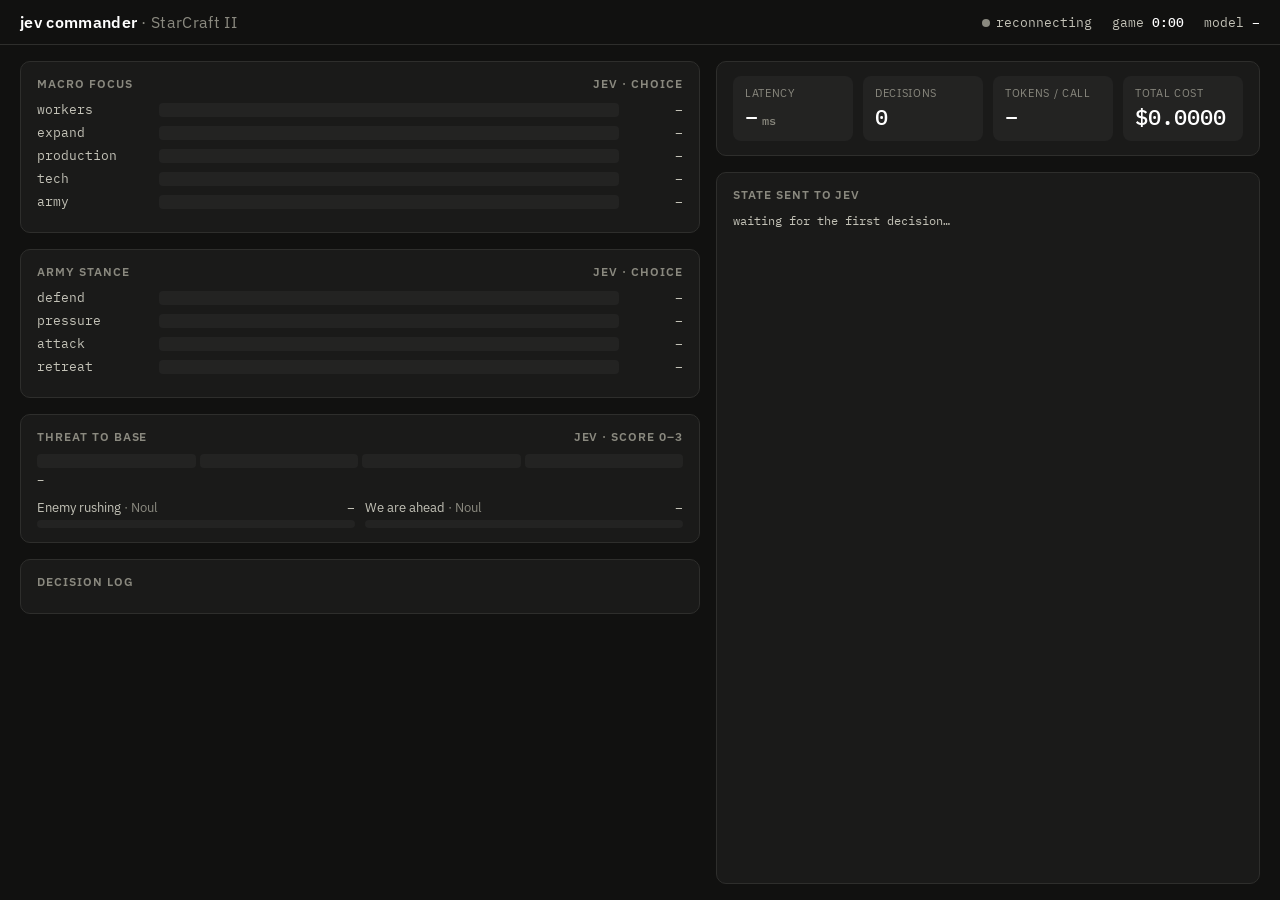
<file: jevcraft/dashboard/index.html>
<!doctype html>
<html lang="en">
<head>
<meta charset="utf-8">
<meta name="viewport" content="width=device-width, initial-scale=1">
<title>jev commander</title>
<link rel="preconnect" href="https://fonts.googleapis.com">
<link href="https://fonts.googleapis.com/css2?family=IBM+Plex+Mono:wght@400;500;600&family=IBM+Plex+Sans:wght@400;500;600&display=swap" rel="stylesheet">
<style>
  :root {
    color-scheme: dark;
    --bg: #111110;
    --surface: #1a1a19;
    --surface-2: #232322;
    --border: #2e2e2c;
    --text: #ffffff;
    --text-2: #c3c2b7;
    --text-3: #8a897f;
    --bar: #3987e5;          /* sequential blue, magnitude */
    --bar-dim: #184f95;
    --accent: #d95926;       /* slot 2 orange: army */
    --good: #0ca30c;
    --warning: #fab219;
    --serious: #ec835a;
    --critical: #d03b3b;
    --mono: "IBM Plex Mono", ui-monospace, Consolas, monospace;
    --sans: "IBM Plex Sans", system-ui, sans-serif;
  }
  * { box-sizing: border-box; }
  html, body { margin: 0; height: 100%; background: var(--bg); color: var(--text); font-family: var(--sans); }
  body { display: grid; grid-template-rows: auto 1fr; }
  header { display: flex; align-items: center; gap: 16px; padding: 12px 20px; border-bottom: 1px solid var(--border); }
  header h1 { font-size: 16px; font-weight: 600; margin: 0; letter-spacing: .02em; }
  header h1 span { color: var(--text-3); font-weight: 400; }
  .status { margin-left: auto; display: flex; gap: 20px; font-family: var(--mono); font-size: 13px; color: var(--text-2); }
  .status b { color: var(--text); font-weight: 500; }
  .dot { display: inline-block; width: 8px; height: 8px; border-radius: 50%; background: var(--text-3); margin-right: 6px; }
  .dot.live { background: var(--good); box-shadow: 0 0 8px var(--good); }
  main { display: grid; grid-template-columns: minmax(0, 5fr) minmax(0, 4fr); gap: 16px; padding: 16px 20px; min-height: 0; }
  @media (max-width: 900px) { main { grid-template-columns: 1fr; } }
  .col { display: flex; flex-direction: column; gap: 16px; min-height: 0; }
  .card { background: var(--surface); border: 1px solid var(--border); border-radius: 10px; padding: 14px 16px; }
  .card h2 { margin: 0 0 10px; font-size: 12px; font-weight: 600; text-transform: uppercase; letter-spacing: .08em; color: var(--text-3); }
  .choice { display: grid; grid-template-columns: 110px 1fr 52px; gap: 6px 12px; align-items: center; font-size: 14px; }
  .choice .k { color: var(--text-2); font-family: var(--mono); font-size: 13px; }
  .choice .k.win { color: var(--text); font-weight: 600; }
  .choice .v { font-family: var(--mono); font-size: 13px; color: var(--text-2); text-align: right; }
  .track { height: 14px; background: var(--surface-2); border-radius: 4px; overflow: hidden; }
  .fill { height: 100%; width: 0; background: var(--bar-dim); border-radius: 0 4px 4px 0; transition: width .35s ease; }
  .fill.win { background: var(--bar); }
  .army .fill.win { background: var(--accent); }
  .meta { margin-top: 8px; font-family: var(--mono); font-size: 12px; color: var(--text-3); display: flex; gap: 14px; flex-wrap: wrap; }
  .meta .fb { color: var(--warning); }
  .kpis { display: grid; grid-template-columns: repeat(4, 1fr); gap: 10px; }
  .kpi { background: var(--surface-2); border-radius: 8px; padding: 10px 12px; }
  .kpi .l { font-size: 11px; color: var(--text-3); text-transform: uppercase; letter-spacing: .06em; }
  .kpi .n { font-family: var(--mono); font-size: 22px; font-weight: 500; margin-top: 2px; }
  .kpi .n small { font-size: 12px; color: var(--text-3); margin-left: 4px; }
  .threat { display: flex; gap: 4px; margin: 6px 0 4px; }
  .threat .seg { flex: 1; height: 14px; border-radius: 4px; background: var(--surface-2); }
  .threat .seg.on1 { background: var(--good); }
  .threat .seg.on2 { background: var(--warning); }
  .threat .seg.on3 { background: var(--serious); }
  .threat .seg.on4 { background: var(--critical); }
  .threat-label { font-family: var(--mono); font-size: 12px; color: var(--text-2); }
  .nouls { display: grid; grid-template-columns: 1fr 1fr; gap: 10px; margin-top: 12px; }
  .noul { display: grid; grid-template-columns: 1fr 44px; gap: 4px 10px; align-items: center; font-size: 13px; color: var(--text-2); }
  .noul .track { grid-column: 1 / -1; height: 8px; }
  .noul .v { font-family: var(--mono); text-align: right; }
  pre { margin: 0; font-family: var(--mono); font-size: 12px; line-height: 1.45; color: var(--text-2); white-space: pre-wrap; word-break: break-word; overflow: auto; max-height: 100%; }
  .state { flex: 1; min-height: 0; display: flex; flex-direction: column; }
  .state pre { flex: 1; }
  .k1 { color: #86b6ef; } .n1 { color: #d95926; } .s1 { color: #c3c2b7; }
  .log { max-height: 220px; overflow: auto; font-family: var(--mono); font-size: 12px; color: var(--text-2); }
  .log div { padding: 3px 0; border-bottom: 1px solid var(--border); display: grid; grid-template-columns: 52px 1fr; gap: 10px; }
  .log .t { color: var(--text-3); }
  .log .chg { color: var(--text); }
  .err { color: var(--critical); }
</style>
</head>
<body>
<header>
  <h1>jev commander <span>· StarCraft II</span></h1>
  <div class="status">
    <div><span class="dot" id="dot"></span><span id="conn">connecting</span></div>
    <div>game <b id="gtime">0:00</b></div>
    <div>model <b id="model">–</b></div>
  </div>
</header>
<main>
  <div class="col">
    <div class="card">
      <h2>Macro focus <span style="float:right;color:var(--text-3)"><span data-brain>jev</span> · Choice</span></h2>
      <div class="choice" id="macro"></div>
      <div class="meta" id="macro-meta"></div>
    </div>
    <div class="card army">
      <h2>Army stance <span style="float:right;color:var(--text-3)"><span data-brain>jev</span> · Choice</span></h2>
      <div class="choice" id="army"></div>
      <div class="meta" id="army-meta"></div>
    </div>
    <div class="card">
      <h2>Threat to base <span style="float:right;color:var(--text-3)"><span data-brain>jev</span> · Score 0–3</span></h2>
      <div class="threat" id="threat"><div class="seg"></div><div class="seg"></div><div class="seg"></div><div class="seg"></div></div>
      <div class="threat-label" id="threat-label">–</div>
      <div class="nouls">
        <div class="noul"><span>Enemy rushing <span style="color:var(--text-3)">· Noul</span></span><span class="v" id="rush-v">–</span><div class="track"><div class="fill" id="rush"></div></div></div>
        <div class="noul"><span>We are ahead <span style="color:var(--text-3)">· Noul</span></span><span class="v" id="ahead-v">–</span><div class="track"><div class="fill" id="ahead"></div></div></div>
      </div>
    </div>
    <div class="card">
      <h2>Decision log</h2>
      <div class="log" id="log"></div>
    </div>
  </div>
  <div class="col">
    <div class="card">
      <div class="kpis">
        <div class="kpi"><div class="l">latency</div><div class="n" id="lat">–<small>ms</small></div></div>
        <div class="kpi"><div class="l">decisions</div><div class="n" id="calls">0</div></div>
        <div class="kpi"><div class="l">tokens / call</div><div class="n" id="tok">–</div></div>
        <div class="kpi"><div class="l">total cost</div><div class="n" id="cost">$0.0000</div></div>
      </div>
    </div>
    <div class="card state">
      <h2 id="state-h">State sent to jev</h2>
      <pre id="state">waiting for the first decision…</pre>
    </div>
  </div>
</main>
<script>
const $ = id => document.getElementById(id);
const MACRO = ["workers","expand","production","tech","army"];
const ARMY = ["defend","pressure","attack","retreat"];
const THREAT = ["no enemy activity near our bases","enemy scouts or a few units nearby","a meaningful enemy force approaching","base under attack right now"];
let lastMacro = null, lastArmy = null;

function rows(el, keys) {
  el.innerHTML = keys.map(k => `<span class="k" data-k="${k}">${k}</span><div class="track"><div class="fill" data-f="${k}"></div></div><span class="v" data-v="${k}">–</span>`).join("");
}
rows($("macro"), MACRO); rows($("army"), ARMY);

function setChoice(el, metaEl, answer, decision, key) {
  const win = decision[key];
  const probs = answer ? (answer.probabilities || {}) : { [win]: 1 };
  el.querySelectorAll(".k").forEach(k => k.classList.toggle("win", k.dataset.k === win));
  el.querySelectorAll(".fill").forEach(f => { const p = probs[f.dataset.f] ?? 0; f.style.width = (p*100).toFixed(1)+"%"; f.classList.toggle("win", f.dataset.f === win); });
  el.querySelectorAll(".v").forEach(v => { const p = probs[v.dataset.v]; v.textContent = p == null ? "–" : (p*100).toFixed(0)+"%"; });
  const conf = decision.confidence?.[key];
  const fb = (decision.fallback||[]).includes(key);
  const held = (decision.held||[]).includes(key);
  metaEl.innerHTML = `<span>confidence <b style="color:var(--text)">${conf==null?"–":(conf*100).toFixed(0)+"%"}</b></span>` +
    (fb ? `<span class="fb">below threshold → kept previous decision</span>` : held ? `<span>near tie with <b style="color:var(--text)">${win}</b>, held</span>` : answer ? `<span>jev chose <b style="color:var(--text)">${answer.choice}</b></span>` : `<span>rule mode, no jev call</span>`);
}

function colorJSON(obj) {
  return JSON.stringify(obj, null, 2)
    .replace(/"([^"]+)":/g, '<span class="k1">"$1"</span>:')
    .replace(/: (\d+(\.\d+)?)/g, ': <span class="n1">$1</span>')
    .replace(/: "([^"]*)"/g, ': <span class="s1">"$1"</span>');
}

function clock(s) { s = Math.floor(s); return `${Math.floor(s/60)}:${String(s%60).padStart(2,"0")}`; }

function onDecision(m) {
  const d = m.decision, a = m.answers || {};
  $("gtime").textContent = clock(m.game_time || 0);
  $("model").textContent = m.model || "–";
  // with --skip or --no-jev the code's rules decide: the labels must not credit jev for that
  const rules = m.model === "rule-mode";
  document.querySelectorAll("[data-brain]").forEach(e => { e.textContent = rules ? "rules" : "jev"; });
  $("state-h").textContent = rules ? "Game state (rule mode, not sent to jev)" : "State sent to jev";
  setChoice($("macro"), $("macro-meta"), a.macro_focus, d, "macro_focus");
  setChoice($("army"), $("army-meta"), a.army_stance, d, "army_stance");
  const t = d.threat ?? 0, lvl = Math.round(t);
  document.querySelectorAll("#threat .seg").forEach((s, i) => { s.className = "seg" + (i <= lvl ? " on"+(lvl+1) : ""); });
  $("threat-label").textContent = `${t.toFixed(1)} · ${THREAT[Math.min(3, Math.max(0, lvl))]}`;
  $("rush").style.width = (d.enemy_rushing*100).toFixed(0)+"%"; $("rush-v").textContent = (d.enemy_rushing*100).toFixed(0)+"%";
  $("ahead").style.width = (d.ahead*100).toFixed(0)+"%"; $("ahead-v").textContent = (d.ahead*100).toFixed(0)+"%";
  $("lat").innerHTML = `${m.latency_ms}<small>ms</small>`;
  $("calls").textContent = m.totals?.calls ?? m.seq;
  $("tok").textContent = m.usage?.input_tokens || "–";
  $("cost").textContent = "$" + (m.totals?.cost_usd ?? 0).toFixed(4);
  $("state").innerHTML = colorJSON(m.state);
  const changes = [];
  if (d.macro_focus !== lastMacro) changes.push(`macro → <b>${d.macro_focus}</b>`);
  if (d.army_stance !== lastArmy) changes.push(`army → <b>${d.army_stance}</b>`);
  lastMacro = d.macro_focus; lastArmy = d.army_stance;
  addLog(clock(m.game_time||0), changes.length ? changes.join(" · ") : `<span style="color:var(--text-3)">${d.macro_focus} / ${d.army_stance} · threat ${t.toFixed(1)} · ${m.latency_ms} ms</span>`, changes.length ? "chg" : "");
}

function addLog(t, html, cls) {
  const log = $("log");
  const row = document.createElement("div");
  row.innerHTML = `<span class="t">${t}</span><span class="${cls}">${html}</span>`;
  log.prepend(row);
  while (log.children.length > 80) log.removeChild(log.lastChild);
}

function connect() {
  const ws = new WebSocket(`ws://${location.host}/ws`);
  ws.onopen = () => { $("dot").classList.add("live"); $("conn").textContent = "live"; };
  ws.onclose = () => { $("dot").classList.remove("live"); $("conn").textContent = "reconnecting"; setTimeout(connect, 1500); };
  ws.onmessage = ev => {
    const m = JSON.parse(ev.data);
    if (m.type === "decision") onDecision(m);
    else if (m.type === "error") addLog("", `<span class="err">jev error: ${m.message}</span>`, "");
    else if (m.type === "end") addLog("", `<b>game over: ${m.result}</b>`, "chg");
    else if (m.type === "info") addLog("", `<b>${m.message}</b>`, "chg");
  };
}
connect();
</script>
</body>
</html>
</file>
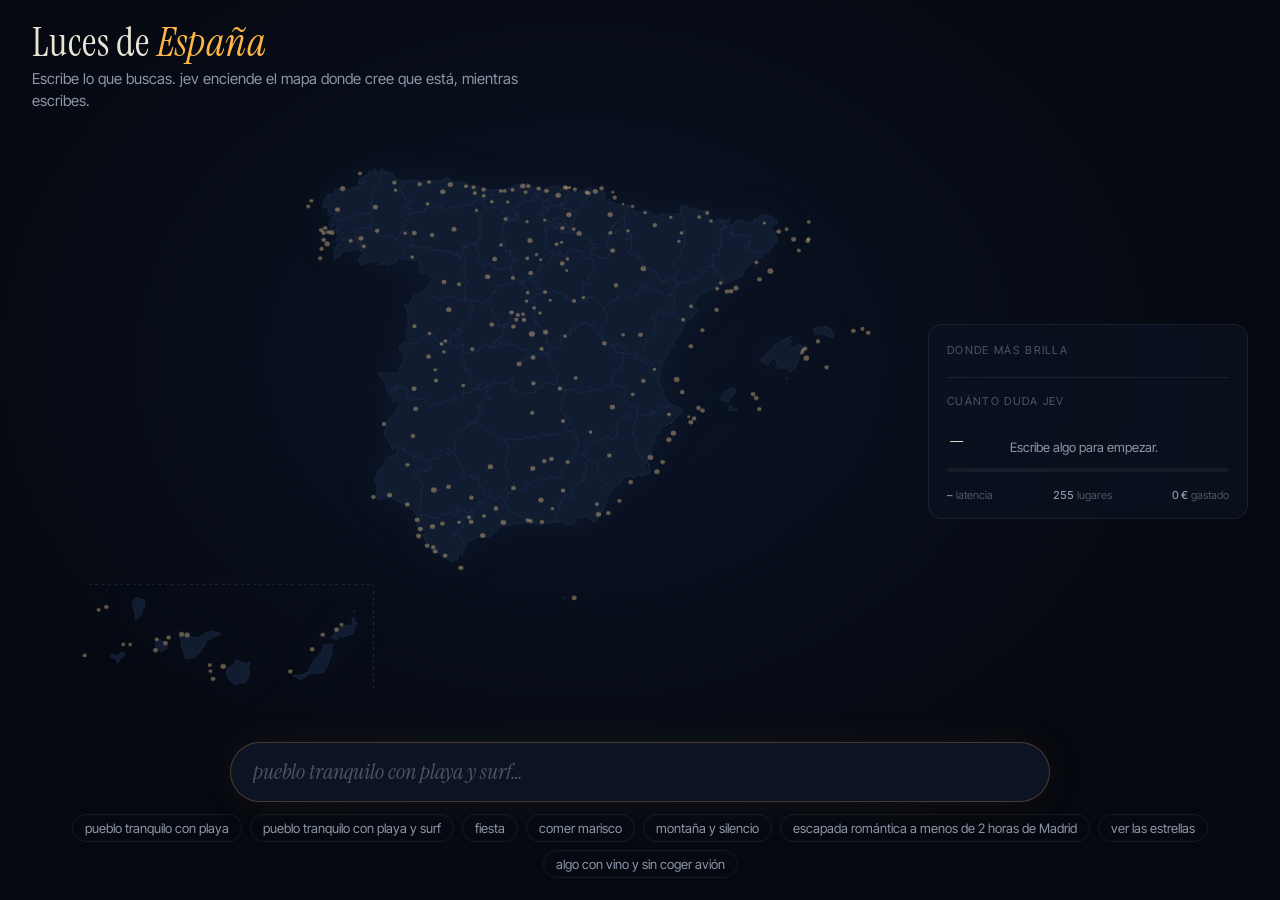
<file: mapa/static/index.html>
<!doctype html>
<html lang="es">
<head>
<meta charset="utf-8">
<meta name="viewport" content="width=device-width, initial-scale=1">
<title>Luces de España</title>
<link rel="preconnect" href="https://fonts.googleapis.com">
<link rel="preconnect" href="https://fonts.gstatic.com" crossorigin>
<link href="https://fonts.googleapis.com/css2?family=Instrument+Serif:ital@0;1&family=Inter+Tight:wght@400;500;600&display=swap" rel="stylesheet">
<link rel="stylesheet" href="style.css">
</head>
<body>
<header>
  <h1>Luces de <em>España</em></h1>
  <p>Escribe lo que buscas. jev enciende el mapa donde cree que está, mientras escribes.</p>
  <p class="rec" id="rec" hidden></p>
</header>

<main>
  <div id="stage">
    <svg id="land" aria-hidden="true"></svg>
    <canvas id="lights"></canvas>
    <div id="labels"></div>
  </div>

  <aside id="panel">
    <div class="block">
      <div class="kicker">Donde más brilla</div>
      <ol id="top"></ol>
      <p id="empty" hidden>Nada cumple lo que pides. Prueba a quitar algún límite.</p>
    </div>
    <div class="block">
      <div class="kicker">Cuánto duda jev</div>
      <div id="doubt"><span id="doubt-n">–</span><span id="doubt-text">Escribe algo para empezar.</span></div>
      <div id="doubt-bar"><i></i></div>
    </div>
    <div class="block" id="rules-block" hidden>
      <div class="kicker">Lo que filtra el código antes de preguntar</div>
      <div id="rules"></div>
    </div>
    <div class="stats">
      <span><b id="lat">–</b> latencia</span>
      <span><b id="opts">255</b> lugares</span>
      <span><b id="cost">0 €</b> gastado</span>
    </div>
  </aside>
</main>

<footer>
  <div id="ask">
    <input id="q" type="text" autocomplete="off" spellcheck="false"
           placeholder="pueblo tranquilo con playa y surf…" aria-label="Qué buscas">
    <span id="status" aria-live="polite"></span>
  </div>
  <div id="chips"></div>
</footer>

<script src="vendor/d3.min.js"></script>
<script src="vendor/topojson-client.min.js"></script>
<script src="vendor/d3-composite-projections.min.js"></script>
<script src="map.js"></script>
</body>
</html>
</file>
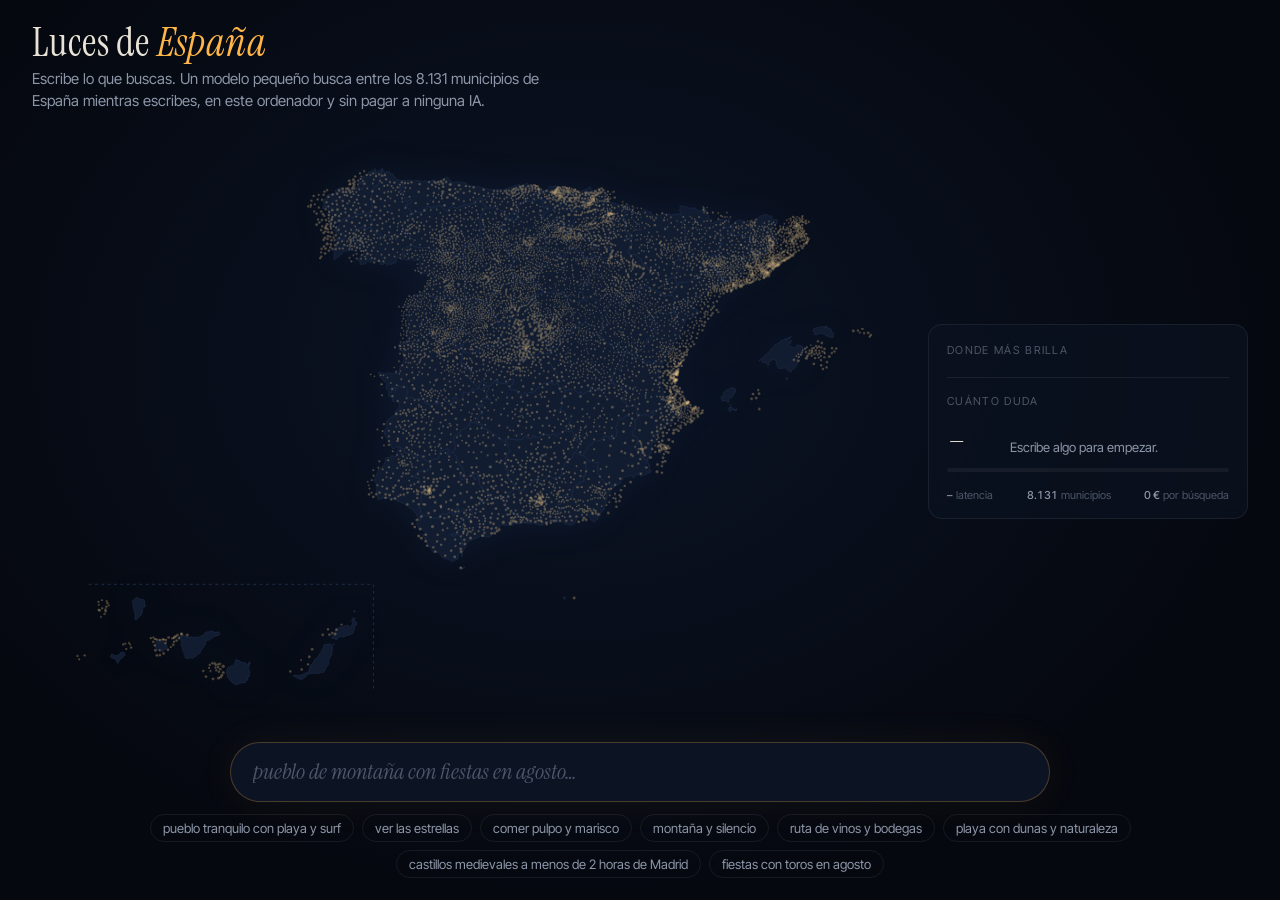
<file: mapa/static_big/index.html>
<!doctype html>
<html lang="es">
<head>
<meta charset="utf-8">
<meta name="viewport" content="width=device-width, initial-scale=1">
<title>Luces de España · 8.131</title>
<link rel="icon" href="data:,">
<link rel="preconnect" href="https://fonts.googleapis.com">
<link rel="preconnect" href="https://fonts.gstatic.com" crossorigin>
<link href="https://fonts.googleapis.com/css2?family=Instrument+Serif:ital@0;1&family=Inter+Tight:wght@400;500;600&display=swap" rel="stylesheet">
<link rel="stylesheet" href="style.css">
</head>
<body>
<header>
  <h1>Luces de <em>España</em></h1>
  <p>Escribe lo que buscas. Un modelo pequeño busca entre los 8.131 municipios de España mientras escribes, en este ordenador y sin pagar a ninguna IA.</p>
  <p class="rec" id="rec" hidden></p>
</header>

<main>
  <div id="stage">
    <svg id="land" aria-hidden="true"></svg>
    <canvas id="lights"></canvas>
    <div id="labels"></div>
  </div>

  <aside id="panel">
    <div class="block">
      <div class="kicker">Donde más brilla</div>
      <ol id="top"></ol>
      <p id="empty" hidden>Nada cumple lo que pides. Prueba a quitar algún límite.</p>
    </div>
    <div class="block">
      <div class="kicker">Cuánto duda</div>
      <div id="doubt"><span id="doubt-n">–</span><span id="doubt-text">Escribe algo para empezar.</span></div>
      <div id="doubt-bar"><i></i></div>
    </div>
    <div class="block" id="rules-block" hidden>
      <div class="kicker">Lo que filtra el código antes de preguntar</div>
      <div id="rules"></div>
    </div>
    <div class="stats">
      <span><b id="lat">–</b> latencia</span>
      <span><b id="opts">8.131</b> municipios</span>
      <span><b id="cost">0 €</b> por búsqueda</span>
    </div>
  </aside>
</main>

<footer>
  <div id="ask">
    <input id="q" type="text" autocomplete="off" spellcheck="false"
           placeholder="pueblo de montaña con fiestas en agosto…" aria-label="Qué buscas">
    <span id="status" aria-live="polite"></span>
  </div>
  <div id="chips"></div>
</footer>

<script src="vendor/d3.min.js"></script>
<script src="vendor/topojson-client.min.js"></script>
<script src="vendor/d3-composite-projections.min.js"></script>
<script src="map.js"></script>
</body>
</html>
</file>
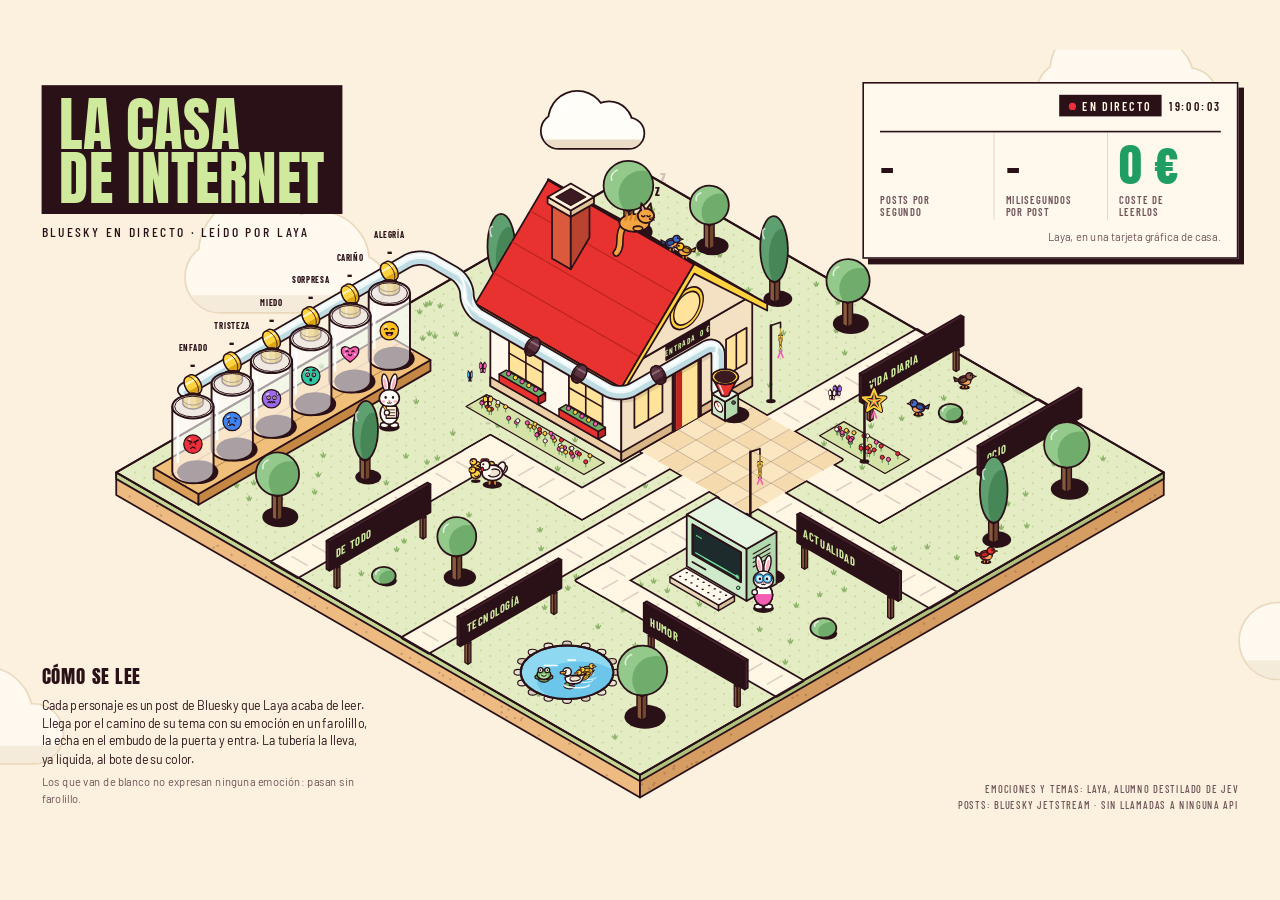
<file: bluesky/static/casa.html>
<!doctype html>
<html lang="es">
<head>
<meta charset="utf-8">
<meta name="viewport" content="width=device-width, initial-scale=1">
<title>La casa de internet</title>
<meta name="description" content="Bluesky en directo como un mundo isométrico: cada post es un personaje que llega por el camino de su tema con su emoción en un farolillo y la echa en la tubería que llena los botes.">
<link rel="preconnect" href="https://fonts.googleapis.com">
<link rel="preconnect" href="https://fonts.gstatic.com" crossorigin>
<link href="https://fonts.googleapis.com/css2?family=Anton&family=Barlow+Condensed:wght@400;500;600;700&family=Barlow:wght@400;500;600&display=swap" rel="stylesheet">
<style>
:root {
  --bg: #FBF1DE;
  --ink: #2A1017;
  --ink-2: #6E5359;
  --pista: #CFEA9C;
  --live: #EE2F3A;
}
* { box-sizing: border-box; }
html, body { margin: 0; height: 100%; background: var(--bg); overflow: hidden; color: var(--ink); }
body { font-family: Barlow, system-ui, sans-serif; }
/* Todo se dibuja en un lienzo fijo de 1600×1000 que se escala entero a la ventana. */
#stage { position: absolute; left: 0; top: 0; width: 1600px; height: 1000px; transform-origin: 0 0; }
#scene { position: absolute; left: 0; top: 0; width: 1600px; height: 1000px; }

.title { position: absolute; left: 52px; top: 44px; }
.title .box { display: inline-block; background: var(--ink); color: var(--pista); font: 400 74px/.9 Anton, sans-serif;
  padding: 16px 22px 12px; letter-spacing: .005em; }
.title .sub { margin-top: 12px; font: 500 17px "Barlow Condensed", sans-serif; letter-spacing: .18em; text-transform: uppercase; }

.kpis { position: absolute; right: 52px; top: 40px; width: 470px; background: #FFF8EC; border: 2.5px solid var(--ink);
  box-shadow: 7px 7px 0 var(--ink); padding: 14px 20px 16px; }
.rec-banner { position: absolute; left: 468px; top: 40px; width: 584px; padding: 12px 18px; background: var(--ink); color: #FFF6E4;
  font: 500 17px/1.4 "Barlow", sans-serif; box-shadow: 6px 6px 0 rgba(0,0,0,.18); }
.rec-banner b { font: 600 19px "Barlow Condensed", sans-serif; letter-spacing: .14em; margin-right: 10px; color: #F6C343; }
.live { display: flex; justify-content: flex-end; align-items: center; gap: 10px;
  font: 600 15px "Barlow Condensed", sans-serif; letter-spacing: .16em; }
.live .pill { display: inline-flex; align-items: center; gap: 8px; background: var(--ink); color: #FFF6E4; padding: 5px 12px 4px; }
.live .pill i { width: 9px; height: 9px; border-radius: 50%; background: var(--live); animation: pulse 1.1s ease-in-out infinite alternate; }
.live .pill.rec i { background: #B9AE98; animation: none; border-radius: 2px; }
@keyframes pulse { from { opacity: .3; } to { opacity: 1; } }
.row { display: grid; grid-template-columns: repeat(3, 1fr); margin-top: 18px; border-top: 2.5px solid var(--ink); }
.kpi { padding: 12px 0 0 14px; border-left: 1px solid rgba(42,16,23,.18); }
.kpi:first-child { padding-left: 0; border-left: 0; }
.kpi b { display: block; font: 400 58px/1 Anton, sans-serif; letter-spacing: .005em; }
.kpi b.free { color: #1F9D62; }
.kpi span { display: block; margin-top: 6px; font: 600 13px/1.25 "Barlow Condensed", sans-serif; letter-spacing: .1em; text-transform: uppercase; color: var(--ink-2); }
.note { margin-top: 12px; font: 400 14px/1.4 Barlow, sans-serif; color: var(--ink-2); text-align: right; }

.how { position: absolute; left: 52px; bottom: 46px; width: 410px; }
.how h2 { margin: 0 0 8px; font: 400 24px Anton, sans-serif; letter-spacing: .03em; }
.how p { margin: 0 0 8px; font: 400 15.5px/1.45 Barlow, sans-serif; }
.how p.small { color: var(--ink-2); font-size: 14px; }
.credits { position: absolute; right: 52px; bottom: 46px; text-align: right; font: 500 13px/1.5 "Barlow Condensed", sans-serif;
  letter-spacing: .1em; text-transform: uppercase; color: var(--ink-2); }
#err { position: absolute; left: 8px; top: 8px; max-width: 700px; background: #fff; color: #b00; font: 12px monospace; white-space: pre-wrap; }
</style>
</head>
<body>
<div id="stage">
  <canvas id="scene" aria-label="Pueblo isométrico: personajes que llegan a una casa con farolillos de emoticonos y los echan en una tubería que llena unos botes de colores"></canvas>

  <header class="title">
    <div class="box">LA CASA<br>DE INTERNET</div>
    <div class="sub" id="sub">Bluesky en directo · leído por Laya</div>
  </header>

  <div class="rec-banner" id="rec-banner" hidden></div>
  <aside class="kpis">
    <div class="live"><span class="pill" id="pill"><i></i><span id="pill-t">EN DIRECTO</span></span><span id="clock"></span></div>
    <div class="row">
      <div class="kpi"><b id="k-pps">–</b><span>posts por<br>segundo</span></div>
      <div class="kpi"><b id="k-ms">–</b><span>milisegundos<br>por post</span></div>
      <div class="kpi"><b id="k-eur" class="free">0 €</b><span>coste de<br>leerlos</span></div>
    </div>
    <div class="note" id="k-note">Laya, en una tarjeta gráfica de casa.</div>
  </aside>

  <section class="how">
    <h2>CÓMO SE LEE</h2>
    <p>Cada personaje es un post de Bluesky que Laya acaba de leer. Llega por el camino de su tema con su emoción en un farolillo, la echa en el embudo de la puerta y entra. La tubería la lleva, ya líquida, al bote de su color.</p>
    <p class="small" id="neutral">Los que van de blanco no expresan ninguna emoción: pasan sin farolillo.</p>
  </section>

  <div class="credits">Emociones y temas: Laya, alumno destilado de jev<br><span id="cred-posts">Posts: Bluesky Jetstream · sin llamadas a ninguna API</span></div>
</div>
<div id="err" hidden></div>

<script>
if (new URLSearchParams(location.search).has("debug")) {
  window.onerror = (m, s, l) => { const e = document.getElementById("err"); e.hidden = false; e.textContent += `${m} (línea ${l})\n`; };
}

// ============================================================ proyección isométrica
// Suelo de 28×28 casillas. x crece hacia abajo a la derecha, y hacia abajo a la izquierda, z hacia arriba.
const C = Math.cos(Math.PI / 6), S = 0.5, U = 27, OX = 800, OY = 150, N = 28;
const P = (x, y, z = 0) => [OX + (x - y) * C * U, OY + (x + y) * S * U - z * U];
const TAU = Math.PI * 2, PI = Math.PI;
const rnd = (a, b) => a + Math.random() * (b - a);
const pick = (a) => a[Math.floor(Math.random() * a.length)];
const clamp = (v, a, b) => Math.max(a, Math.min(b, v));

const INK = "#2A1017";
const COL = {
  grass: "#E3ECC3", dots: "#C9D79F", lipL: "#C3D593", lipR: "#AEC27E", soilL: "#EDBA82", soilR: "#D59D62",
  path: "#FFF6E4", tile: "#FBE6C2", tile2: "#F5DAAE",
  wallL: "#FFF8EC", wallR: "#F4E1C3", plinthL: "#EBCFA6", plinthR: "#D8B587",
  roof: "#E8322F", roofDark: "#BF2420", roofBack: "#A91E1B", trim: "#FFD23F",
  brickL: "#DB5A3E", brickR: "#B9432E",
  wood: "#F0C07A", woodL: "#DCA158", woodR: "#C48744",
  leaf: "#93C98A", leafDark: "#70AD6C", cypress: "#5FA070", cypressDark: "#468657", trunk: "#8A5A3C",
  mint: "#CFEACB", mintR: "#B2D8AD", mintTop: "#E6F4E2", screen: "#1D2B2C", beat: "#7CF0A2",
  blush: "#F59FB0", glass: "#E8F6F6",
  board: "#2A1017", boardTop: "#4B2631", pista: "#CFEA9C",
};
// Colores de emoción: los del estilo (amarillo, rosa, verde menta, violeta, azul, rojo).
const COLOR = { joy: "#FFC21F", love: "#F45DB4", surprise: "#2FC6A3", fear: "#9A6AF0", sadness: "#3D84F0", anger: "#EE2F3A" };
const NEUTRAL_SHIRT = "#FFFBF3";
const EMO = [["joy", "Alegría"], ["love", "Cariño"], ["surprise", "Sorpresa"], ["fear", "Miedo"], ["sadness", "Tristeza"], ["anger", "Enfado"]];
const LABEL = Object.fromEntries(EMO);

// ============================================================ lienzo
const $ = (id) => document.getElementById(id);
// 1 $ = 0,88 €: referencia del BCE del 30-09-2026 (0,8825). Las APIs cobran en dólares.
const EUR_PER_USD = 0.88;
const stage = $("stage"), canvas = $("scene"), ctx = canvas.getContext("2d");
const ground = document.createElement("canvas");
let K = 1;
function fit() {
  const s = Math.min(innerWidth / 1600, innerHeight / 1000);
  stage.style.transform = `translate(${(innerWidth - 1600 * s) / 2}px, ${(innerHeight - 1000 * s) / 2}px) scale(${s})`;
  K = s * (devicePixelRatio || 1);
  canvas.width = ground.width = Math.round(1600 * K);
  canvas.height = ground.height = Math.round(1000 * K);
  pipeLayer.width = canvas.width; pipeLayer.height = canvas.height;
  buildGround();
}

// ------------------------------------------------------------ primitivas
function path3(g, pts) {
  g.beginPath();
  pts.forEach((p, i) => { const [X, Y] = P(p[0], p[1], p[2] || 0); i ? g.lineTo(X, Y) : g.moveTo(X, Y); });
  g.closePath();
}
function poly(g, pts, fill, lw = 2.2) {
  path3(g, pts);
  if (fill) { g.fillStyle = fill; g.fill(); }
  if (lw) { g.strokeStyle = INK; g.lineWidth = lw; g.stroke(); }
}
function line3(g, a, b, lw = 2.2, color = INK) {
  const [x1, y1] = P(...a), [x2, y2] = P(...b);
  g.beginPath(); g.moveTo(x1, y1); g.lineTo(x2, y2); g.strokeStyle = color; g.lineWidth = lw; g.stroke();
}
// Caja: se ven la tapa, la cara izquierda (y máxima) y la derecha (x máxima).
function box(g, x, y, z, dx, dy, dz, c, lw = 2.2) {
  poly(g, [[x, y + dy, z], [x + dx, y + dy, z], [x + dx, y + dy, z + dz], [x, y + dy, z + dz]], c.L, lw);
  poly(g, [[x + dx, y + dy, z], [x + dx, y, z], [x + dx, y, z + dz], [x + dx, y + dy, z + dz]], c.R, lw);
  poly(g, [[x, y, z + dz], [x + dx, y, z + dz], [x + dx, y + dy, z + dz], [x, y + dy, z + dz]], c.top, lw);
}
// Para pintar sobre una pared: 'L' es un plano de y fija (se lee hacia +x), 'R' de x fija (se lee hacia −y).
function onFace(g, face, x, y, z) {
  const [X, Y] = P(x, y, z);
  if (face === "L") g.transform(C, S, 0, 1, X, Y); else g.transform(C, -S, 0, 1, X, Y);
}
function ellipse(g, x, y, rx, ry, fill, lw = 0, rot = 0) {
  g.beginPath(); g.ellipse(x, y, rx, ry, rot, 0, TAU);
  if (fill) { g.fillStyle = fill; g.fill(); }
  if (lw) { g.strokeStyle = INK; g.lineWidth = lw; g.stroke(); }
}
// Una extremidad: trazo de tinta y, encima, el color.
function limb(g, x0, y0, x1, y1, col, w) {
  g.lineCap = "round";
  g.beginPath(); g.moveTo(x0, y0); g.lineTo(x1, y1); g.strokeStyle = INK; g.lineWidth = w + 2.8; g.stroke();
  g.beginPath(); g.moveTo(x0, y0); g.lineTo(x1, y1); g.strokeStyle = col; g.lineWidth = w; g.stroke();
}
const ISO_RX = Math.SQRT2 * C, ISO_RY = Math.SQRT2 * S;   // un círculo de radio r en el suelo
const lighten = (hex, f) => {
  const n = parseInt(hex.slice(1), 16), r = n >> 16, gg = (n >> 8) & 255, b = n & 255;
  const m = (c) => Math.round(c + (255 - c) * f);
  return `rgb(${m(r)},${m(gg)},${m(b)})`;
};
const darken = (hex, f) => {
  const n = parseInt(hex.slice(1), 16), r = n >> 16, gg = (n >> 8) & 255, b = n & 255;
  const m = (c) => Math.round(c * (1 - f));
  return `rgb(${m(r)},${m(gg)},${m(b)})`;
};

// Recorridos: listas de puntos (2D o 3D) con su longitud, para avanzar por distancia.
function mkRoute(pts) {
  const segs = [];
  let len = 0;
  for (let i = 0; i < pts.length - 1; i++) {
    const a = pts[i], b = pts[i + 1];
    const d = b.map((v, k) => v - a[k]), l = Math.hypot(...d);
    if (l < 1e-6) continue;
    segs.push({ a, u: d.map((v) => v / l), l, s0: len });
    len += l;
  }
  return { pts, segs, len };
}
function routeAt(r, s) {
  s = clamp(s, 0, r.len);
  let g = r.segs[r.segs.length - 1];
  for (const sg of r.segs) if (s <= sg.s0 + sg.l) { g = sg; break; }
  const f = s - g.s0;
  return { p: g.a.map((v, k) => v + g.u[k] * f), u: g.u };
}

// ============================================================ caminos
// Seis caminos de entrada, uno por tema, hasta la plaza de la puerta; y uno de salida hacia el embudo.
const PLAZA = { x0: 13, x1: 18.8, y0: 8, y1: 13 };
const DOOR = { x: 13, y0: 9.75, y1: 11.25, h: 2.85 };      // puerta de entrada, fachada derecha
// Los caminos que bajan desde arriba traen a la gente de cara: ahí van los temas más frecuentes.
const ROUTES = {
  n1: { pts: [[15.5, 0], [15.5, 8]], side: "N", name: "VIDA DIARIA", topics: ["daily_life"] },
  e1: { pts: [[22, 0], [22, 9.2], [18.8, 9.2]], side: "E", name: "OCIO", topics: ["culture", "sports"] },
  e2: { pts: [[28, 11.8], [18.8, 11.8]], side: "E", name: "ACTUALIDAD", topics: ["politics", "news"] },
  s2: { pts: [[28, 20], [18, 20], [18, 13]], side: "S", name: "HUMOR", topics: ["humor"] },
  s1: { pts: [[16, 28], [16, 13]], side: "S", name: "TECNOLOGÍA", topics: ["tech"] },
  s3: { pts: [[9, 28], [9, 17], [13.9, 17], [13.9, 13]], side: "S", name: "DE TODO", topics: ["other"] },
};
const TOPIC_ROUTE = {};
for (const [k, r] of Object.entries(ROUTES)) for (const t of r.topics) TOPIC_ROUTE[t] = k;
const PATH_W = 1.4;

// Carteles al principio de cada camino: tablero oscuro con el tema y su porcentaje.
const SIGNS = [
  { route: "e2", face: "L", x: 22.4, y: 14.0 },
  { route: "s2", face: "L", x: 22.4, y: 22.2 },
  { route: "e1", face: "R", x: 24.2, y: 0.6 },
  { route: "n1", face: "R", x: 17.7, y: 0.4 },
  { route: "s1", face: "R", x: 18.2, y: 22.4 },
  { route: "s3", face: "R", x: 11.2, y: 22.4 },
];
const SIGN_LEN = 5.4;

// ============================================================ suelo (se pinta una vez)
function buildGround() {
  const g = ground.getContext("2d");
  g.setTransform(K, 0, 0, K, 0, 0);
  g.clearRect(0, 0, 1600, 1000);
  g.lineJoin = g.lineCap = "round";
  const T = 1.05, lip = 0.3;
  // la maqueta: tierra por los lados y un borde de hierba
  poly(g, [[0, N, 0], [N, N, 0], [N, N, -T], [0, N, -T]], COL.soilL);
  poly(g, [[N, N, 0], [N, 0, 0], [N, 0, -T], [N, N, -T]], COL.soilR);
  poly(g, [[0, N, 0], [N, N, 0], [N, N, -lip], [0, N, -lip]], COL.lipL);
  poly(g, [[N, N, 0], [N, 0, 0], [N, 0, -lip], [N, N, -lip]], COL.lipR);
  g.fillStyle = "rgba(42,16,23,.22)";
  for (let i = 0; i < 70; i++) {
    const f = Math.random() * N, z = -lip - 0.12 - Math.random() * (T - lip - 0.25);
    const [X, Y] = Math.random() < 0.5 ? P(f, N, z) : P(N, f, z);
    g.beginPath(); g.arc(X, Y, 1.4, 0, TAU); g.fill();
  }
  poly(g, [[0, 0, 0], [N, 0, 0], [N, N, 0], [0, N, 0]], COL.grass);
  // tramado de puntos, como el suelo de la referencia
  g.fillStyle = COL.dots;
  for (let i = 1; i < N * 2; i++) for (let j = 1; j < N * 2; j++) {
    const [X, Y] = P(i / 2, j / 2);
    g.beginPath(); g.arc(X, Y, 1.25, 0, TAU); g.fill();
  }
  grassTufts(g);
  pond(g, 21.3, 25.2, 1.75);
  flowerBed(g, 6.3, 14.5, 12.6, 15.6);
  flowerBed(g, 17.1, 6.2, 20.6, 7.5);

  // caminos y plaza: primero el contorno grueso de todas las piezas, luego el relleno encima
  const rects = [[PLAZA.x0, PLAZA.y0, PLAZA.x1, PLAZA.y1]];
  const hw = PATH_W / 2;
  const addSegs = (pts, w) => {
    for (let i = 0; i < pts.length - 1; i++) {
      const [ax, ay] = pts[i], [bx, by] = pts[i + 1];
      rects.push([clamp(Math.min(ax, bx) - w, 0, N), clamp(Math.min(ay, by) - w, 0, N),
                  clamp(Math.max(ax, bx) + w, 0, N), clamp(Math.max(ay, by) + w, 0, N)]);
    }
  };
  for (const r of Object.values(ROUTES)) addSegs(r.pts, hw);
  const rectPts = ([x0, y0, x1, y1]) => [[x0, y0], [x1, y0], [x1, y1], [x0, y1]];
  for (const r of rects) { path3(g, rectPts(r)); g.strokeStyle = INK; g.lineWidth = 4.4; g.stroke(); }
  for (const r of rects) { path3(g, rectPts(r)); g.fillStyle = COL.path; g.fill(); }
  // baldosas de la plaza
  for (let x = PLAZA.x0; x < PLAZA.x1 - 0.01; x += 1) for (let y = PLAZA.y0; y < PLAZA.y1 - 0.01; y += 1) {
    const x1 = Math.min(x + 1, PLAZA.x1), y1 = Math.min(y + 1, PLAZA.y1);
    poly(g, [[x, y], [x1, y], [x1, y1], [x, y1]], (Math.floor(x) + Math.floor(y)) % 2 ? COL.tile : COL.tile2, 0);
  }
  g.globalAlpha = 0.28;
  for (let x = PLAZA.x0 + 1; x < PLAZA.x1; x += 1) line3(g, [x, PLAZA.y0, 0], [x, PLAZA.y1, 0], 1);
  for (let y = PLAZA.y0 + 1; y < PLAZA.y1; y += 1) line3(g, [PLAZA.x0, y, 0], [PLAZA.x1, y, 0], 1);
  g.globalAlpha = 0.16;
  // traviesas en los caminos, para que se lean como senderos
  for (const pts of Object.values(ROUTES).map((r) => r.pts)) {
    for (let i = 0; i < pts.length - 1; i++) {
      const [ax, ay] = pts[i], [bx, by] = pts[i + 1];
      const len = Math.hypot(bx - ax, by - ay), ux = (bx - ax) / len, uy = (by - ay) / len;
      for (let s = 0.8; s < len - 0.4; s += 1.1) {
        const cx = ax + ux * s, cy = ay + uy * s, px = -uy * 0.4, py = ux * 0.4;
        line3(g, [cx - px, cy - py, 0], [cx + px, cy + py, 0], 2);
      }
    }
  }
  g.globalAlpha = 1;
  path3(g, [[0, 0, 0], [N, 0, 0], [N, N, 0], [0, N, 0]]); g.strokeStyle = INK; g.lineWidth = 2.6; g.stroke();
}

function grassTufts(g) {
  g.strokeStyle = "#8DB36A"; g.lineWidth = 1.5;
  for (let i = 0; i < 150; i++) {
    const [X, Y] = P(rnd(0.6, N - 0.6), rnd(0.6, N - 0.6));
    g.beginPath(); g.moveTo(X - 3, Y - 4); g.lineTo(X - 1, Y); g.lineTo(X, Y - 6); g.lineTo(X + 1, Y); g.lineTo(X + 3, Y - 4); g.stroke();
  }
}
function pond(g, x, y, r) {
  const [X, Y] = P(x, y);
  const rx = r * U * ISO_RX, ry = r * U * ISO_RY;
  for (let i = 0; i < 16; i++) {
    const a = (i / 16) * TAU;
    ellipse(g, X + Math.cos(a) * (rx + 3), Y + Math.sin(a) * (ry + 2), 5.5, 3.6, i % 3 ? "#E9E1D2" : "#D5CBB8", 1.4);
  }
  ellipse(g, X, Y, rx, ry, "#8ED8F2", 2.4);
  g.save(); g.beginPath(); g.ellipse(X, Y, rx, ry, 0, 0, TAU); g.clip();
  ellipse(g, X + rx * 0.25, Y + ry * 0.35, rx * 0.9, ry * 0.75, "#6CC6EA");
  g.restore();
  ellipse(g, X, Y, rx, ry, null, 2.4);
  g.strokeStyle = "rgba(255,255,255,.9)"; g.lineWidth = 2;
  for (const [dx, dy, w] of [[-0.35, -0.25, 16], [0.1, -0.45, 9], [0.3, 0.1, 12]]) {
    g.beginPath(); g.moveTo(X + dx * rx - w / 2, Y + dy * ry); g.lineTo(X + dx * rx + w / 2, Y + dy * ry); g.stroke();
  }
  for (const [dx, dy] of [[-0.5, 0.25], [0.45, -0.1], [0.05, 0.5]]) {
    const cx = X + dx * rx, cy = Y + dy * ry;
    g.beginPath(); g.ellipse(cx, cy, 7, 4, 0, 0.35, TAU - 0.35); g.lineTo(cx, cy); g.closePath();
    g.fillStyle = "#6FB36A"; g.fill(); g.strokeStyle = INK; g.lineWidth = 1.4; g.stroke();
  }
  ellipse(g, X + 0.05 * rx + 2, Y + 0.5 * ry - 3, 2.6, 2.6, "#F45DB4", 1.2);
}
function flowerBed(g, x0, y0, x1, y1) {
  poly(g, [[x0, y0], [x1, y0], [x1, y1], [x0, y1]], "#D6E3A8", 1.6);
  const cols = ["#F45DB4", "#FFD23F", "#FFFBF3", "#EE2F3A"];
  for (let i = 0; i < Math.round((x1 - x0) * (y1 - y0) * 6); i++) {
    const [X, Y] = P(rnd(x0 + 0.3, x1 - 0.3), rnd(y0 + 0.25, y1 - 0.25));
    g.strokeStyle = "#5E9A5B"; g.lineWidth = 1.4;
    g.beginPath(); g.moveTo(X, Y); g.lineTo(X, Y - 5); g.stroke();
    ellipse(g, X, Y - 6.5, 2.6, 2.6, pick(cols), 1.1);
  }
}

// ============================================================ la casa
const H = { x0: 6, x1: 13, y0: 7, y1: 14, h: 4.2, ridge: 7.6, ov: 0.4, th: 0.32 };
const roofZ = (y) => H.ridge - Math.abs(y - 10.5) * (H.ridge - H.h) / 3.5;

function lintel(g, face, a, b, z, text) {
  // cartel oscuro sobre una puerta; a..b es el tramo de la pared que ocupa
  if (face === "R") {
    poly(g, [[H.x1 + 0.05, b, z], [H.x1 + 0.05, a, z], [H.x1 + 0.05, a, z + 0.64], [H.x1 + 0.05, b, z + 0.64]], COL.board);
    g.save(); onFace(g, "R", H.x1 + 0.05, b, z + 0.64);
  } else {
    poly(g, [[a, H.y1 + 0.05, z], [b, H.y1 + 0.05, z], [b, H.y1 + 0.05, z + 0.64], [a, H.y1 + 0.05, z + 0.64]], COL.board);
    g.save(); onFace(g, "L", a, H.y1 + 0.05, z + 0.64);
  }
  g.fillStyle = COL.pista; g.font = '700 10.5px "Barlow Condensed"'; g.textAlign = "center"; g.letterSpacing = "1.2px";
  g.fillText(text, (b - a) * U / 2, 12.6); g.letterSpacing = "0px";
  g.restore();
}

function drawHouse(g) {
  const { x0, x1, y0, y1, h, ridge, ov, th } = H;
  const lead = view.lead;
  const glow = lead ? lighten(COLOR[lead], 0.45) : "#FFE39A";
  poly(g, [[x0, y1, 0], [x1, y1, 0], [x1, y1, h], [x0, y1, h]], COL.wallL);
  poly(g, [[x1, y1, 0], [x1, y0, 0], [x1, y0, h], [x1, y1, h]], COL.wallR);
  poly(g, [[x1, y0, h], [x1, y1, h], [x1, 10.5, ridge]], COL.wallR);
  poly(g, [[x0, y1, 0], [x1, y1, 0], [x1, y1, 0.42], [x0, y1, 0.42]], COL.plinthL);
  poly(g, [[x1, y1, 0], [x1, y0, 0], [x1, y0, 0.42], [x1, y1, 0.42]], COL.plinthR);
  // fachada izquierda: dos ventanas con jardinera (la tubería pasa por encima, bajo el alero)
  for (const [a, b] of [[7, 8.8], [10.2, 12]]) {
    poly(g, [[a, y1, 1.2], [b, y1, 1.2], [b, y1, 2.85], [a, y1, 2.85]], glow);
    line3(g, [(a + b) / 2, y1, 1.2], [(a + b) / 2, y1, 2.85], 2);
    line3(g, [a, y1, 2.02], [b, y1, 2.02], 2);
    box(g, a - 0.15, y1, 0.8, b - a + 0.3, 0.38, 0.36, { top: "#6FAF6A", L: COL.roof, R: COL.roofDark }, 1.8);
    for (let i = 0; i < 5; i++) {
      const [X, Y] = P(a + (i + 0.5) * (b - a) / 5, y1 + 0.2, 1.18);
      ellipse(g, X, Y - 2, 2.8, 2.8, i % 2 ? "#FFD23F" : "#F45DB4", 1.2);
    }
  }
  // fachada de la puerta: ventanas, puerta abierta hacia dentro y cartel encima de la tubería
  for (const [a, b] of [[7.3, 8.4], [11.8, 13.3]]) {
    poly(g, [[x1, b, 1.2], [x1, a, 1.2], [x1, a, 2.85], [x1, b, 2.85]], glow);
    line3(g, [x1, (a + b) / 2, 1.2], [x1, (a + b) / 2, 2.85], 2);
  }
  poly(g, [[x1, DOOR.y1, 0], [x1, DOOR.y0, 0], [x1, DOOR.y0, DOOR.h], [x1, DOOR.y1, DOOR.h]], "#3B1A22", 2.6);
  poly(g, [[x1, DOOR.y1 - 0.18, 0], [x1, DOOR.y0 + 0.18, 0], [x1, DOOR.y0 + 0.18, DOOR.h - 0.25], [x1, DOOR.y1 - 0.18, DOOR.h - 0.25]], glow, 0);
  poly(g, [[x1, DOOR.y1 - 0.18, 0], [x1, DOOR.y1 - 0.5, 0], [x1, DOOR.y1 - 0.5, DOOR.h - 0.25], [x1, DOOR.y1 - 0.18, DOOR.h - 0.25]], COL.roofDark, 0);
  lintel(g, "R", 9.35, 11.65, 3.55, "ENTRADA  0 €");
  // ojo de buey en el hastial con la emoción que va ganando
  g.save(); onFace(g, "R", x1, 10.5, 5.35);
  ellipse(g, 0, 0, 0.92 * U, 0.92 * U, INK);
  ellipse(g, 0, 0, 0.92 * U - 2, 0.92 * U - 2, COL.trim);
  ellipse(g, 0, 0, 0.92 * U - 6, 0.92 * U - 6, glow, 2);
  if (lead) drawEmo(g, lead, 0, 0, 0.92 * U - 11, Math.sin(view.t * 1.3) * 0.08);
  g.restore();

  // tejado: faldón trasero (casi de canto), delantero con filas de teja, alero y remate del hastial
  const ez = h - ov * (ridge - h) / 3.5;
  poly(g, [[x0 - ov, y0 - ov, ez], [x1 + ov, y0 - ov, ez], [x1 + ov, 10.5, ridge], [x0 - ov, 10.5, ridge]], COL.roofBack);
  poly(g, [[x0 - ov, 10.5, ridge], [x1 + ov, 10.5, ridge], [x1 + ov, y1 + ov, ez], [x0 - ov, y1 + ov, ez]], COL.roof);
  for (const f of [0.25, 0.5, 0.75]) {
    const yy = 10.5 + f * (y1 + ov - 10.5), zz = ridge - f * (ridge - ez);
    line3(g, [x0 - ov, yy, zz], [x1 + ov, yy, zz], 1.6, COL.roofDark);
  }
  poly(g, [[x0 - ov, y1 + ov, ez], [x1 + ov, y1 + ov, ez], [x1 + ov, y1 + ov, ez - th], [x0 - ov, y1 + ov, ez - th]], COL.trim);
  const xf = x1 + ov;
  poly(g, [[xf, y0 - ov, ez], [xf, 10.5, ridge], [xf, y1 + ov, ez], [xf, y1 + ov, ez - th],
           [xf, 10.5, ridge - th * 1.4], [xf, y0 - ov, ez - th]], COL.trim);
  line3(g, [x0 - ov, 10.5, ridge], [x1 + ov, 10.5, ridge], 3.4);
  // chimenea
  const cx0 = 7.6, cx1 = 8.6, cy0 = 11.3, cy1 = 12.3, ct = 8.4;
  poly(g, [[cx0, cy1, roofZ(cy1)], [cx1, cy1, roofZ(cy1)], [cx1, cy1, ct], [cx0, cy1, ct]], COL.brickL);
  poly(g, [[cx1, cy1, roofZ(cy1)], [cx1, cy0, roofZ(cy0)], [cx1, cy0, ct], [cx1, cy1, ct]], COL.brickR);
  box(g, cx0 - 0.12, cy0 - 0.12, ct, cx1 - cx0 + 0.24, cy1 - cy0 + 0.24, 0.3, { top: "#FFF1DA", L: "#F3DDBB", R: "#E0C499" });
  poly(g, [[cx0 + 0.1, cy0 + 0.1, ct + 0.3], [cx1 - 0.1, cy0 + 0.1, ct + 0.3], [cx1 - 0.1, cy1 - 0.1, ct + 0.3], [cx0 + 0.1, cy1 - 0.1, ct + 0.3]], "#3B1A22", 1.4);
}

// ============================================================ decorado
const TREES = [
  [2.6, 3.2, "round", 1.15], [5.4, 1.7, "round", 0.9], [9.6, 2.4, "tall", 0.8], [12.7, 1.6, "round", 1.0],
  [2.2, 9.6, "tall", 0.8], [26.2, 3.4, "round", 1.05], [26.6, 7.7, "tall", 0.8], [25.4, 25.3, "round", 1.15],
  [14.0, 23.8, "round", 0.9], [6.4, 25.8, "round", 1.0], [6.9, 21.6, "tall", 0.72],
  [26.4, 16.6, "bush", 0.6], [12.2, 25.9, "bush", 0.55], [19.8, 3.2, "bush", 0.55], [4.6, 5.8, "bush", 0.6],
];
function drawTree(g, x, y, kind, r) {
  const [X, Y] = P(x, y, 0);
  ellipse(g, X + 4, Y - 1, r * U * ISO_RX * 0.68, r * U * ISO_RY * 0.68, INK);
  const trunkH = kind === "bush" ? 0 : kind === "tall" ? 0.9 : 1.1;
  if (trunkH) box(g, x - 0.13, y - 0.13, 0, 0.26, 0.26, trunkH, { top: COL.trunk, L: COL.trunk, R: "#6F452D" }, 1.8);
  const [cx, cy] = P(x, y, trunkH);
  const base = kind === "tall" ? COL.cypress : COL.leaf, dark = kind === "tall" ? COL.cypressDark : COL.leafDark;
  const rx = r * U * (kind === "tall" ? 0.8 : 1.0), ry = r * U * (kind === "tall" ? 1.9 : kind === "bush" ? 0.75 : 1.0);
  const ccy = cy - ry + (kind === "bush" ? 4 : 2);
  const sway = Math.sin(view.t * 0.9 + x) * 0.02;
  g.save(); g.translate(cx, cy); g.rotate(sway); g.translate(-cx, -cy);
  g.save();
  g.beginPath(); g.ellipse(cx, ccy, rx, ry, 0, 0, TAU); g.fillStyle = base; g.fill();
  g.clip();
  ellipse(g, cx + rx * 0.55, ccy + ry * 0.35, rx * 0.95, ry * 0.95, dark);
  g.restore();
  ellipse(g, cx, ccy, rx, ry, null, 2.2);
  g.strokeStyle = "rgba(255,255,255,.7)"; g.lineWidth = 2;
  g.beginPath(); g.ellipse(cx - rx * 0.35, ccy - ry * 0.35, rx * 0.35, ry * 0.3, -0.5, PI * 1.05, PI * 1.55); g.stroke();
  g.restore();
}

const LANTERNS = [[14.2, 7.2, 0], [19.5, 7.5, 1.7], [19.5, 13.6, 3.1]];
function drawLantern(g, x, y, ph, t) {
  const [bx, by] = P(x, y, 0), [tx, ty] = P(x, y, 3.5);
  ellipse(g, bx, by, 6, 2.8, INK);
  g.strokeStyle = INK; g.lineWidth = 3.2; g.beginPath(); g.moveTo(bx, by); g.lineTo(tx, ty); g.stroke();
  g.lineWidth = 2; g.beginPath(); g.moveTo(tx, ty); g.lineTo(tx + 12, ty - 4); g.lineTo(tx + 12, ty + 3); g.stroke();
  const sx = Math.cos(t * 0.9 + ph);
  g.save(); g.translate(tx + 12, ty + 19); g.scale(sx, 1);
  const R = 15, r = 6.6;
  const pt = (k, rr) => { const a = -PI / 2 + k * PI / 5; return [Math.cos(a) * rr, Math.sin(a) * rr]; };
  for (let i = 0; i < 10; i++) {
    const a = pt(i, i % 2 ? r : R), b = pt(i + 1, i % 2 ? R : r);
    g.beginPath(); g.moveTo(0, 0); g.lineTo(...a); g.lineTo(...b); g.closePath();
    g.fillStyle = (i % 2) === (sx > 0 ? 0 : 1) ? "#EE2F3A" : "#3E9B4F"; g.fill();
  }
  g.beginPath();
  for (let i = 0; i < 10; i++) { const p = pt(i, i % 2 ? r : R); i ? g.lineTo(...p) : g.moveTo(...p); }
  g.closePath(); g.strokeStyle = INK; g.lineWidth = 5; g.stroke(); g.strokeStyle = COL.trim; g.lineWidth = 2.4; g.stroke();
  g.lineWidth = 1.4;
  for (let i = 0; i < 10; i += 2) { g.beginPath(); g.moveTo(0, 0); g.lineTo(...pt(i, R)); g.stroke(); }
  g.restore();
  g.strokeStyle = "#F45DB4"; g.lineWidth = 2;
  g.beginPath(); g.moveTo(tx + 12, ty + 32); g.lineTo(tx + 9, ty + 40); g.moveTo(tx + 12, ty + 32); g.lineTo(tx + 15, ty + 40); g.stroke();
}

function drawSign(g, s) {
  const r = ROUTES[s.route];
  const z0 = 0.95, z1 = 2.25, L = SIGN_LEN, t = 0.16;
  const pct = view.topics ? `${Math.round((view.topics[s.route] || 0) * 100)}%` : "";
  const post = { top: COL.trunk, L: COL.trunk, R: "#6F452D" };
  if (s.face === "L") {
    for (const px of [s.x + 0.4, s.x + L - 0.4]) box(g, px - 0.08, s.y - 0.08, 0, 0.16, 0.16, z0, post, 1.6);
    box(g, s.x, s.y - t, z0, L, t, z1 - z0, { top: COL.boardTop, L: COL.board, R: COL.boardTop });
    g.save(); onFace(g, "L", s.x, s.y, z1);
  } else {
    for (const py of [s.y + 0.4, s.y + L - 0.4]) box(g, s.x - 0.08, py - 0.08, 0, 0.16, 0.16, z0, post, 1.6);
    box(g, s.x - t, s.y, z0, t, L, z1 - z0, { top: COL.boardTop, L: COL.boardTop, R: COL.board });
    g.save(); onFace(g, "R", s.x, s.y + L, z1);
  }
  const w = L * U, hgt = (z1 - z0) * U;
  g.textBaseline = "middle";
  g.fillStyle = COL.pista; g.font = '700 15px "Barlow Condensed"'; g.letterSpacing = "1px"; g.textAlign = "left";
  g.fillText(r.name, 9, hgt / 2 + 1);
  g.letterSpacing = "0px";
  g.fillStyle = COL.trim; g.font = '400 19px Anton'; g.textAlign = "right";
  g.fillText(pct, w - 8, hgt / 2 + 1);
  g.restore();
}

// ------------------------------------------------------------ ordenador retro con el pulso de posts/s
const PC = { x: 19.6, y: 15.5, dx: 3.2, dy: 1.6, h: 2.4 };
function drawComputer(g) {
  const { x, y, dx, dy, h } = PC;
  ellipse(g, ...P(x + dx / 2 + 0.6, y + dy / 2 - 0.4), 2.6 * U * ISO_RX / 2, 1.4 * U * ISO_RY / 2, INK);
  box(g, x, y, 0, dx, dy, h, { top: COL.mintTop, L: COL.mint, R: COL.mintR });
  const sx0 = x + 0.3, sx1 = x + dx - 0.3, sz0 = 0.72, sz1 = h - 0.3;
  poly(g, [[sx0, y + dy, sz0], [sx1, y + dy, sz0], [sx1, y + dy, sz1], [sx0, y + dy, sz1]], COL.screen, 2.4);
  for (let i = 0; i < 4; i++) line3(g, [x + dx, y + 0.35, 1.4 + i * 0.2], [x + dx, y + dy - 0.35, 1.4 + i * 0.2], 1.4);
  line3(g, [x + 0.3, y + dy, 0.35], [x + 1.0, y + dy, 0.35], 2.2);
  const [lx, ly] = P(x + dx - 0.45, y + dy, 0.38); ellipse(g, lx, ly, 2.2, 2.2, COL.beat, 1.1);
  g.save(); onFace(g, "L", sx0, y + dy, sz1);
  const w = (sx1 - sx0) * U, hh = (sz1 - sz0) * U;
  const series = view.pulse;
  g.fillStyle = COL.beat; g.font = '400 12px Anton'; g.textBaseline = "top"; g.textAlign = "left";
  g.fillText(view.pps != null ? `${fmt(view.pps, 0)} POSTS/S` : "…", 5, 3);
  if (series.length > 1) {
    const max = Math.max(...series, 1);
    g.strokeStyle = COL.beat; g.lineWidth = 1.8; g.beginPath();
    series.forEach((v, i) => {
      const px = 5 + i * (w - 10) / (series.length - 1), py = hh - 4 - (v / max) * (hh - 22);
      i ? g.lineTo(px, py) : g.moveTo(px, py);
    });
    g.stroke();
    const blink = (Math.sin(view.t * 6) + 1) / 2;
    g.fillStyle = `rgba(124,240,162,${0.4 + blink * 0.6})`;
    g.beginPath(); g.arc(w - 5, hh - 4 - (series[series.length - 1] / max) * (hh - 22), 2.6, 0, TAU); g.fill();
  }
  g.restore();
  box(g, x + 0.3, y + dy + 0.35, 0, dx - 0.6, 0.85, 0.26, { top: "#FFF8EC", L: "#E8D7BA", R: "#D4BF9C" }, 1.8);
  g.fillStyle = INK;
  for (let i = 0; i < 8; i++) for (let j = 0; j < 2; j++) {
    const [X, Y] = P(x + 0.55 + i * 0.3, y + dy + 0.55 + j * 0.35, 0.26);
    g.fillRect(X - 1.3, Y - 0.8, 2.6, 1.6);
  }
}

function drawBunny(g, x, y, o = {}) {
  const [X, Y] = P(x, y, 0);
  g.save(); g.translate(X, Y); if (o.flip) g.scale(-1, 1);
  ellipse(g, 0, 0, 13, 5.5, INK);
  const W = "#FFFDF7";
  const hop = o.goggles ? 0 : Math.max(0, Math.sin(view.t * 2.2)) * 0;
  for (const s of [-1, 1]) ellipse(g, s * 6, -2.5, 5.2, 3.2, W, 1.8);
  const earWob = Math.sin(view.t * 3 + x) * 0.08;
  for (const s of [-1, 1]) {
    ellipse(g, s * 5, -55 - hop, 4, 11.5, W, 1.8, s * 0.2 + earWob);
    ellipse(g, s * 5.3, -54 - hop, 1.8, 7, "#F7B3C2", 0, s * 0.2 + earWob);
  }
  ellipse(g, 0, -17, 11.5, 13.5, W, 2);
  if (o.apron) {
    g.save(); g.beginPath(); g.ellipse(0, -17, 11.5, 13.5, 0, 0, TAU); g.clip();
    g.fillStyle = o.apron; g.fillRect(-12, -18, 24, 20); g.restore();
    ellipse(g, 0, -17, 11.5, 13.5, null, 2);
  }
  ellipse(g, 0, -36, 12.5, 10.8, W, 2);
  ellipse(g, -7.5, -32, 2.4, 1.6, "#F7B3C2");
  ellipse(g, 7.5, -32, 2.4, 1.6, "#F7B3C2");
  if (o.goggles) {
    g.strokeStyle = INK; g.lineWidth = 2; g.beginPath(); g.moveTo(-12, -38); g.lineTo(12, -38); g.stroke();
    for (const s of [-1, 1]) {
      ellipse(g, s * 5, -37.5, 4.8, 4.8, "#E6F7FF");
      g.strokeStyle = "#3AB6F0"; g.lineWidth = 2.6; g.stroke();
      ellipse(g, s * 5, -37.5, 5.8, 5.8, null, 1.2);
      ellipse(g, s * 4.4, -37, 1.6, 1.6, INK);
    }
  } else {
    const bl = (view.t % 4) < 0.12;
    if (bl) { g.strokeStyle = INK; g.lineWidth = 1.4; g.beginPath(); g.moveTo(-6, -37); g.lineTo(-3.2, -37); g.moveTo(3.2, -37); g.lineTo(6, -37); g.stroke(); }
    else { ellipse(g, -4.6, -37, 1.5, 1.7, INK); ellipse(g, 4.6, -37, 1.5, 1.7, INK); }
  }
  ellipse(g, 0, -32.5, 1.6, 1.1, "#F07C94");
  g.strokeStyle = INK; g.lineWidth = 1.3;
  g.beginPath(); g.moveTo(-2.4, -30.4); g.quadraticCurveTo(-1.2, -29, 0, -30.4); g.quadraticCurveTo(1.2, -29, 2.4, -30.4); g.stroke();
  if (o.clipboard) {
    g.fillStyle = "#FFF1D6"; g.fillRect(-9, -26, 13, 15); g.strokeStyle = INK; g.lineWidth = 1.6; g.strokeRect(-9, -26, 13, 15);
    g.lineWidth = 1; for (let i = 0; i < 3; i++) { g.beginPath(); g.moveTo(-6.5, -21.5 + i * 3.6); g.lineTo(1.5, -21.5 + i * 3.6); g.stroke(); }
    // lápiz que va tachando
    const k = Math.sin(view.t * 7) * 2;
    g.strokeStyle = INK; g.lineWidth = 3.4; g.beginPath(); g.moveTo(3 + k, -17); g.lineTo(8 + k, -25); g.stroke();
    g.strokeStyle = COL.trim; g.lineWidth = 1.8; g.beginPath(); g.moveTo(3 + k, -17); g.lineTo(8 + k, -25); g.stroke();
    ellipse(g, 5 + k, -18, 3.2, 3.2, W, 1.6);
  } else {
    ellipse(g, -11, -20 + Math.sin(view.t * 8) * 1.5, 3.4, 3.2, W, 1.6);
  }
  g.restore();
}

// ------------------------------------------------------------ botes de emociones y la tubería que los llena
const SHELF = { x: 1.3, y: 14.9, dx: 2.4, dy: 12.4, h: 0.5 };
const JAR_R = 0.78, JAR_H = 3.0, JAR_TOP = SHELF.h + JAR_H;
const JARS = EMO.map(([k], i) => ({ emo: k, x: 2.5, y: 15.9 + i * 2.1, level: 0, target: 0, share: null, bump: 0 }));
const jarBy = Object.fromEntries(JARS.map((j) => [j.emo, j]));
// El embudo está junto a la puerta. De la bomba, la tubería sube por la fachada de la puerta, dobla la
// esquina bajo el alero, recorre la fachada izquierda y, pasada la casa, sube al colector de los botes.
const PIPE_Z = 4.5, FACADE_Z = 3.2, MAN_X = 2.5, PIPE_V = 4.6, G_FALL = 30;
const PUMP = { x: 13.2, y: 8.65, dx: 0.7, dy: 0.7, h: 0.9 };
const FUNNEL = { x: 13.55, y: 9.0, z0: PUMP.h, z1: PUMP.h + 0.8, r0: 0.16, r1: 0.5 };
const RISER = { x: 13.18, y: 9.0 };
const NOZZLE_Z = JAR_TOP + 0.25;
const PIPE_HEAD = [[RISER.x, RISER.y, PUMP.h], [RISER.x, RISER.y, FACADE_Z], [RISER.x, 14.25, FACADE_Z],
                   [5.0, 14.25, FACADE_Z], [5.0, 14.25, PIPE_Z], [MAN_X, 14.25, PIPE_Z]];
const PIPE_MAIN = [...PIPE_HEAD, [MAN_X, JARS[JARS.length - 1].y + 0.45, PIPE_Z]];
const slugs = [];            // cada farolillo echado es un chorrito de líquido que recorre la tubería
const plant = { kick: 0, fill: null };
const liquidZ = (j) => SHELF.h + (3 + j.level * (JAR_H * U - 12)) / U;

function drawShelf(g) {
  const { x, y, dx, dy, h } = SHELF;
  box(g, x, y, 0, dx, dy, h, { top: COL.wood, L: COL.woodL, R: COL.woodR });
  g.globalAlpha = 0.35;
  for (let k = 1; k < 3; k++) line3(g, [x + k * dx / 3, y + 0.1, h], [x + k * dx / 3, y + dy - 0.1, h], 1.2);
  g.globalAlpha = 1;
}

function strokePts(g, pts, w, col, cap = "butt") {
  g.beginPath();
  pts.forEach((p, i) => { const [X, Y] = P(...p); i ? g.lineTo(X, Y) : g.moveTo(X, Y); });
  g.lineWidth = w; g.strokeStyle = col; g.lineCap = cap; g.lineJoin = "round"; g.stroke();
}
// Los puntos del recorrido entre las distancias a y b, esquinas incluidas.
function subPts(r, a, b) {
  const out = [routeAt(r, a).p];
  for (const sg of r.segs) { const e = sg.s0 + sg.l; if (e > a && e < b) out.push(sg.a.map((v, k) => v + sg.u[k] * sg.l)); }
  out.push(routeAt(r, b).p);
  return out;
}
// Codos redondeados: en cada esquina se recorta el tramo recto y se mete un cuarto de círculo en 3D,
// que en isométrico se ve como un arco de elipse. Devuelve los puntos y dónde empieza y acaba cada codo.
function smoothPath(pts, radii = []) {
  const out = [pts[0]], joints = [];
  for (let i = 1; i < pts.length - 1; i++) {
    const a = pts[i - 1], c = pts[i], b = pts[i + 1];
    const din = c.map((v, k) => v - a[k]), dout = b.map((v, k) => v - c[k]);
    const lin = Math.hypot(...din), lout = Math.hypot(...dout);
    const uin = din.map((v) => v / lin), uout = dout.map((v) => v / lout);
    const r = Math.min(radii[i] ?? 0.7, lin * 0.5, lout * 0.5);
    const cen = c.map((v, k) => v - uin[k] * r + uout[k] * r);
    for (let q = 0; q <= 14; q++) {
      const th = (q / 14) * PI / 2;
      out.push(cen.map((v, k) => v + r * (-uout[k] * Math.cos(th) + uin[k] * Math.sin(th))));
    }
    joints.push({ p: c.map((v, k) => v - uin[k] * r), u: uin }, { p: c.map((v, k) => v + uout[k] * r), u: uout });
  }
  out.push(pts[pts.length - 1]);
  return { pts: out, joints };
}
const pipeRoute = Object.fromEntries(JARS.map((j) => {
  const pts = [...PIPE_HEAD, [MAN_X, j.y, PIPE_Z], [MAN_X, j.y, NOZZLE_Z]];
  return [j.emo, mkRoute(smoothPath(pts, { [pts.length - 2]: 0.3 }).pts)];
}));

// ---- volumen: la luz viene de arriba a la izquierda; brillo y sombra siguen la curva del tubo
const LIGHT = [-0.5, -0.866];
const project = (pts) => pts.map((p) => P(...p));
function offsetLine(sp, k, maxOff) {
  const n = sp.length, out = [];
  for (let i = 0; i < n; i++) {
    const a = sp[Math.max(0, i - 1)], b = sp[Math.min(n - 1, i + 1)];
    let tx = b[0] - a[0], ty = b[1] - a[1];
    const l = Math.hypot(tx, ty) || 1; tx /= l; ty /= l;
    const nx = -ty, ny = tx, d = clamp((nx * LIGHT[0] + ny * LIGHT[1]) * k, -maxOff, maxOff);
    out.push([sp[i][0] + nx * d, sp[i][1] + ny * d]);
  }
  return out;
}
function strokeScreen(g, sp, w, col, cap = "round") {
  g.beginPath();
  sp.forEach(([X, Y], i) => (i ? g.lineTo(X, Y) : g.moveTo(X, Y)));
  g.lineWidth = w; g.strokeStyle = col; g.lineCap = cap; g.lineJoin = "round"; g.stroke();
}
const MAIN = smoothPath(PIPE_MAIN);
const STUBS = JARS.map((j) => [[MAN_X, j.y, PIPE_Z], [MAN_X, j.y, NOZZLE_Z]]);
const TUBES = [project(MAIN.pts), ...STUBS.map(project)];
const TUBES_HI = TUBES.map((sp) => offsetLine(sp, 8, 3.8));
const TUBES_SHEEN = TUBES.map((sp) => offsetLine(sp, 4, 2.2));
const TUBES_SHADE = TUBES.map((sp) => offsetLine(sp, -8, 4.2));
// el tramo pegado a las fachadas, para su sombra sobre la pared
const FACADE_SP = project(smoothPath([[RISER.x, RISER.y, PUMP.h], [RISER.x, RISER.y, FACADE_Z], [RISER.x, 14.25, FACADE_Z], [6.0, 14.25, FACADE_Z]]).pts);
// anillas de latón solo en las uniones principales: derivaciones a los botes, boquillas y tapón final
const COLLARS = [];
for (const jn of [...STUBS.flatMap(([a, b]) => [{ p: a, u: [0, 1, 0] }, { p: b, u: [0, 0, 1] }]),
                  { p: PIPE_MAIN[PIPE_MAIN.length - 1].map((v, k) => v - [0, 0.25, 0][k]), u: [0, 1, 0] }]) {
  if (!COLLARS.some((c) => Math.hypot(...c.p.map((v, k) => v - jn.p[k])) < 0.35)) COLLARS.push(jn);
}
const pipeLayer = document.createElement("canvas");

// Anillo corto alrededor del tubo (anilla de latón o abrazadera): un cilindro de verdad, cuya silueta
// es el casco convexo de sus dos bocas proyectadas. La geometría es fija, así que se calcula una vez.
function hull(points) {
  const pts = points.slice().sort((a, b) => a[0] - b[0] || a[1] - b[1]);
  const cross = (o, a, b) => (a[0] - o[0]) * (b[1] - o[1]) - (a[1] - o[1]) * (b[0] - o[0]);
  const lower = [], upper = [];
  for (const p of pts) { while (lower.length >= 2 && cross(lower[lower.length - 2], lower[lower.length - 1], p) <= 0) lower.pop(); lower.push(p); }
  for (let i = pts.length - 1; i >= 0; i--) { const p = pts[i]; while (upper.length >= 2 && cross(upper[upper.length - 2], upper[upper.length - 1], p) <= 0) upper.pop(); upper.push(p); }
  return lower.slice(0, -1).concat(upper.slice(0, -1));
}
function ringGeom(p3, u3, r, hl) {
  const v1 = Math.abs(u3[2]) > 0.9 ? [1, 0, 0] : [0, 0, 1];
  const v2 = [u3[1] * v1[2] - u3[2] * v1[1], u3[2] * v1[0] - u3[0] * v1[2], u3[0] * v1[1] - u3[1] * v1[0]];
  const mouth = (c) => Array.from({ length: 36 }, (_, i) => {
    const t = (i / 36) * TAU;
    return P(...c.map((v, k) => v + r * (Math.cos(t) * v1[k] + Math.sin(t) * v2[k])));
  });
  const a = mouth(p3.map((v, k) => v - u3[k] * hl)), b = mouth(p3.map((v, k) => v + u3[k] * hl));
  const [X, Y] = P(...p3), [X2, Y2] = P(...p3.map((v, k) => v + u3[k] * 0.1));
  let ax = X2 - X, ay = Y2 - Y;
  const l = Math.hypot(ax, ay) || 1; ax /= l; ay /= l;
  let nx = -ay, ny = ax;
  if (nx * LIGHT[0] + ny * LIGHT[1] < 0) { nx = -nx; ny = -ny; }
  // la boca que mira hacia quien observa es la que se ve
  const front = u3[0] + u3[1] + u3[2] > 0 ? b : a;
  return { hull: hull([...a, ...b]), front, X, Y, ax, ay, nx, ny, R: r * U };
}
function drawRing(g, rg, base, light, dark) {
  const trace = (pts) => { g.beginPath(); pts.forEach((p, i) => (i ? g.lineTo(...p) : g.moveTo(...p))); g.closePath(); };
  trace(rg.hull); g.fillStyle = base; g.fill();
  g.save(); g.clip();
  const band = (off, w, col) => {
    g.beginPath();
    g.moveTo(rg.X - rg.ax * 30 + rg.nx * off, rg.Y - rg.ay * 30 + rg.ny * off);
    g.lineTo(rg.X + rg.ax * 30 + rg.nx * off, rg.Y + rg.ay * 30 + rg.ny * off);
    g.lineWidth = w; g.strokeStyle = col; g.lineCap = "butt"; g.stroke();
  };
  band(-rg.R * 0.72, rg.R * 0.6, dark);
  band(rg.R * 0.45, rg.R * 0.24, light);
  g.restore();
  g.lineJoin = "round";
  trace(rg.hull); g.strokeStyle = INK; g.lineWidth = 1.8; g.stroke();
  trace(rg.front); g.lineWidth = 1.1; g.stroke();
}
const COLLAR_G = COLLARS.map((c) => ringGeom(c.p, c.u, 0.385, 0.09));
const CLAMP_G = [[[RISER.x, 12.2, FACADE_Z], [0, 1, 0]], [[11, 14.25, FACADE_Z], [1, 0, 0]], [[8.5, 14.25, FACADE_Z], [1, 0, 0]]]
  .map(([p, u]) => ringGeom(p, u, 0.37, 0.045));

function drawPipes(g) {
  // sombra de la tubería sobre las paredes de la casa
  g.save(); g.translate(4, 6); strokeScreen(g, FACADE_SP, 13, "rgba(42,16,23,.12)"); g.restore();
  // contorno de tinta
  for (const sp of TUBES) strokeScreen(g, sp, 19, INK);
  // el cristal, el líquido y los brillos se pintan en una capa aparte y solo dentro del tubo
  const q = pipeLayer.getContext("2d");
  q.setTransform(1, 0, 0, 1, 0, 0); q.clearRect(0, 0, pipeLayer.width, pipeLayer.height);
  q.setTransform(K, 0, 0, K, 0, 0);
  for (const sp of TUBES) strokeScreen(q, sp, 14.6, COL.glass);
  q.globalCompositeOperation = "source-atop";
  for (const sp of TUBES_SHADE) strokeScreen(q, sp, 6.5, "#BEDCE1");
  for (const sl of slugs) {
    const a = Math.max(0, sl.s - sl.L), b = Math.min(sl.r.len, sl.s);
    if (b - a < 0.02) continue;
    const sp = project(subPts(sl.r, a, b)), c = COLOR[sl.emo];
    strokeScreen(q, sp, 9, c);
    strokeScreen(q, offsetLine(sp, -6, 2.8), 3.2, darken(c, 0.2));
    strokeScreen(q, offsetLine(sp, 6, 2.6), 1.8, lighten(c, 0.6));
  }
  for (const sp of TUBES_SHEEN) strokeScreen(q, sp, 5.5, "rgba(255,255,255,.28)");
  for (const sp of TUBES_HI) strokeScreen(q, sp, 2.6, "rgba(255,255,255,.95)");
  q.globalCompositeOperation = "source-over";
  g.save(); g.setTransform(1, 0, 0, 1, 0, 0); g.drawImage(pipeLayer, 0, 0); g.restore();
  // abrazaderas oscuras que la sujetan a la pared y anillas de latón en los codos y las derivaciones
  for (const rg of CLAMP_G) drawRing(g, rg, "#5A3440", "#8E6A75", "#3B1A22");
  for (const rg of COLLAR_G) drawRing(g, rg, COL.trim, "#FFF5BE", "#DDA617");
}

function drawPump(g) {
  const { x, y, dx, dy, h } = PUMP;
  ellipse(g, ...P(x + dx / 2 + 0.3, y + dy / 2 - 0.2), dx * U * ISO_RX * 0.8, dx * U * ISO_RY * 0.8, INK);
  box(g, x, y, 0, dx, dy, h, { top: COL.mintTop, L: COL.mint, R: COL.mintR });
  g.save(); onFace(g, "L", x + dx / 2, y + dy, h * 0.55);
  ellipse(g, 0, 0, 6, 6, "#FFFBF3", 1.6);
  const ang = -2.2 + plant.kick * 2.4 + Math.sin(view.t * 11) * 0.06 * plant.kick;
  g.strokeStyle = COL.roof; g.lineWidth = 1.6; g.beginPath(); g.moveTo(0, 0); g.lineTo(Math.cos(ang) * 4.5, Math.sin(ang) * 4.5); g.stroke();
  g.restore();
  const [lx, ly] = P(x + dx, y + dy * 0.35, h * 0.7);
  ellipse(g, lx, ly, 2.4, 2.4, plant.kick > 0.25 ? COL.beat : "#3B5A48", 1.2);
  // embudo
  const [bx, by] = P(FUNNEL.x, FUNNEL.y, FUNNEL.z0), [tx, ty] = P(FUNNEL.x, FUNNEL.y, FUNNEL.z1);
  const rx0 = FUNNEL.r0 * U * ISO_RX, ry0 = FUNNEL.r0 * U * ISO_RY, rx1 = FUNNEL.r1 * U * ISO_RX, ry1 = FUNNEL.r1 * U * ISO_RY;
  g.beginPath(); g.moveTo(tx - rx1, ty); g.lineTo(bx - rx0, by); g.ellipse(bx, by, rx0, ry0, 0, PI, 0, true); g.lineTo(tx + rx1, ty);
  g.ellipse(tx, ty, rx1, ry1, 0, 0, PI, false); g.closePath();
  g.fillStyle = COL.roof; g.fill(); g.strokeStyle = INK; g.lineWidth = 2.2; g.stroke();
  g.strokeStyle = "rgba(255,255,255,.75)"; g.lineWidth = 2.2;
  g.beginPath(); g.moveTo(tx - rx1 * 0.6, ty + 3); g.lineTo(bx - rx0 * 0.5, by - 1); g.stroke();
  ellipse(g, tx, ty, rx1, ry1, COL.trim, 2.2);
  ellipse(g, tx, ty, rx1 - 3.5, ry1 - 2.2, "#3B1A22", 1.2);
  // lo recién echado se derrite y gira en la boca del embudo
  const f = plant.fill;
  if (f && f.t < 0.8) {
    const a = 1 - f.t / 0.8, c = COLOR[f.emo];
    g.save(); g.globalAlpha = a;
    g.beginPath(); g.ellipse(tx, ty, rx1 - 3.5, ry1 - 2.2, 0, 0, TAU); g.clip();
    ellipse(g, tx, ty, rx1 - 3.5, ry1 - 2.2, c);
    g.strokeStyle = lighten(c, 0.55); g.lineWidth = 1.6; g.beginPath();
    for (let k = 0; k <= 30; k++) {
      const q = k / 30, ang = q * 9 + f.t * 14, rad = (1 - q) * (rx1 - 5);
      const px = tx + Math.cos(ang) * rad, py = ty + Math.sin(ang) * rad * 0.58;
      k ? g.lineTo(px, py) : g.moveTo(px, py);
    }
    g.stroke(); g.restore();
  }
}
// Chorro que cae de la boquilla al bote: la cabeza cae con gravedad y, cuando el líquido se acaba
// en la tubería, la cola se despega y cae detrás.
function drawStream(g, j, sl) {
  const sz = liquidZ(j), now = view.t;
  const bottom = Math.max(sz, NOZZLE_Z - 0.5 * G_FALL * (now - sl.tHead) ** 2);
  const top = sl.tTail == null ? NOZZLE_Z : NOZZLE_Z - 0.5 * G_FALL * (now - sl.tTail) ** 2;
  if (top <= bottom + 0.02) return;
  const [X, Y1] = P(j.x, j.y, top), [, Y2] = P(j.x, j.y, bottom);
  const c = COLOR[j.emo], n = 10, w0 = sl.tTail == null ? 4.4 : 3, w1 = 2.8;
  const pt = (k, side) => {
    const q = k / n, y = Y1 + (Y2 - Y1) * q, w = w0 + (w1 - w0) * q;
    const wob = Math.sin(now * 30 + q * 7 + j.y) * 0.8 * q;
    return [X + side * w + wob, y];
  };
  g.beginPath();
  for (let k = 0; k <= n; k++) g.lineTo(...pt(k, -1));
  for (let k = n; k >= 0; k--) g.lineTo(...pt(k, 1));
  g.closePath(); g.fillStyle = c; g.fill(); g.strokeStyle = INK; g.lineWidth = 1.2; g.stroke();
  g.strokeStyle = lighten(c, 0.6); g.lineWidth = 1; g.beginPath(); g.moveTo(X - 1, Y1 + 2); g.lineTo(X - 1, Y2 - 2); g.stroke();
  // onda donde golpea el chorro
  if (sl.hit && bottom <= sz + 0.01) {
    const [, SY] = P(j.x, j.y, sz), k = (now * 3) % 1;
    g.strokeStyle = lighten(c, 0.7); g.lineWidth = 1.4;
    g.globalAlpha = 1 - k;
    g.beginPath(); g.ellipse(X, SY, 5 + k * 12, (5 + k * 12) * 0.55, 0, 0, TAU); g.stroke();
    g.globalAlpha = 1;
  }
}

function drawJar(g, j) {
  const rx = JAR_R * U * ISO_RX, ry = JAR_R * U * ISO_RY;
  const [bx, by] = P(j.x, j.y, SHELF.h);
  const topY = by - JAR_H * U;
  const wob = j.bump * Math.sin(view.t * 22) * 2.5;
  ellipse(g, bx + 6, by + 1, rx, ry, INK);
  g.fillStyle = "rgba(255,255,255,.6)";
  g.beginPath(); g.moveTo(bx - rx, topY); g.lineTo(bx - rx, by); g.ellipse(bx, by, rx, ry, 0, PI, 0, true); g.lineTo(bx + rx, topY);
  g.ellipse(bx, topY, rx, ry, 0, 0, PI, true); g.fill();
  ellipse(g, bx, topY, rx, ry, "rgba(42,16,23,.07)");
  // líquido
  const lr = rx - 3.5, lry = ry - 2;
  const ly = by - 3 - j.level * (JAR_H * U - 12);
  if (j.level > 0.004) {
    const c = COLOR[j.emo];
    g.fillStyle = c;
    g.beginPath(); g.moveTo(bx - lr, ly); g.lineTo(bx - lr, by - 3); g.ellipse(bx, by - 3, lr, lry, 0, PI, 0, true);
    g.lineTo(bx + lr, ly); g.closePath(); g.fill();
    ellipse(g, bx, ly + wob * 0.3, lr, lry, lighten(c, 0.35), 1.4);
    // burbujas subiendo
    g.fillStyle = "rgba(255,255,255,.55)";
    for (let k = 0; k < 3; k++) {
      const f = ((view.t * 0.35 + k * 0.33 + j.y) % 1);
      const yy = by - 6 - f * (by - 6 - ly);
      g.beginPath(); g.arc(bx - lr * 0.4 + k * lr * 0.4, yy, 1.4 + k * 0.4, 0, TAU); g.fill();
    }
  }
  // chorros que caen desde la tubería
  for (const sl of slugs) if (sl.j === j && sl.tHead != null) drawStream(g, j, sl);
  drawEmo(g, j.emo, bx, by - JAR_H * U * 0.42, 11.5, 0);
  g.strokeStyle = INK; g.lineWidth = 2.4;
  g.beginPath(); g.moveTo(bx - rx, topY); g.lineTo(bx - rx, by); g.ellipse(bx, by, rx, ry, 0, PI, 0, true); g.lineTo(bx + rx, topY); g.stroke();
  ellipse(g, bx, topY, rx, ry, null, 2.4);
  ellipse(g, bx, topY, rx - 3, ry - 2, null, 1.2);
  g.strokeStyle = "rgba(255,255,255,.95)"; g.lineWidth = 3.2;
  g.beginPath(); g.moveTo(bx - rx + 7, topY + 14); g.lineTo(bx - rx + 7, by - 12); g.stroke();
}
function drawJarLabels(g) {
  for (const j of JARS) {
    const [X, Y] = P(j.x, j.y, JAR_TOP);
    g.textAlign = "center"; g.textBaseline = "alphabetic"; g.fillStyle = INK;
    g.font = '400 21px Anton';
    g.fillText(j.share == null ? "–" : `${Math.round(j.share * 100)}%`, X, Y - 44);
    g.font = '700 11px "Barlow Condensed"'; g.letterSpacing = "0.8px";
    g.fillText(LABEL[j.emo].toUpperCase(), X, Y - 69);
    g.letterSpacing = "0px";
  }
}

// ============================================================ emoticonos
function heartPath(g, r) {
  g.moveTo(0, r * 0.85);
  g.bezierCurveTo(-r * 1.3, 0, -r * 0.95, -r * 1.1, 0, -r * 0.45);
  g.bezierCurveTo(r * 0.95, -r * 1.1, r * 1.3, 0, 0, r * 0.85);
  g.closePath();
}
function drawEmo(g, emo, x, y, r, rot = 0) {
  g.save(); g.translate(x, y); g.rotate(rot);
  g.lineCap = g.lineJoin = "round";
  const lw = Math.max(1.2, r * 0.14);
  g.strokeStyle = INK; g.lineWidth = lw; g.fillStyle = COLOR[emo];
  g.beginPath(); if (emo === "love") heartPath(g, r * 1.12); else g.arc(0, 0, r, 0, TAU);
  g.fill(); g.stroke();
  g.fillStyle = "rgba(255,255,255,.6)";
  g.beginPath(); g.ellipse(-r * 0.42, -r * 0.5, r * 0.2, r * 0.11, -0.6, 0, TAU); g.fill();
  if (r < 6) { g.restore(); return; }   // de pequeño basta el color y la forma
  const dot = (dx, dy, rr, c = INK) => { g.fillStyle = c; g.beginPath(); g.arc(dx * r, dy * r, rr * r, 0, TAU); g.fill(); };
  const arc = (cx, cy, rr, a0, a1) => { g.beginPath(); g.arc(cx * r, cy * r, rr * r, a0, a1); g.stroke(); };
  const seg = (a, b, c, d) => { g.beginPath(); g.moveTo(a * r, b * r); g.lineTo(c * r, d * r); g.stroke(); };
  const eyeW = (dx, dy, rr, pr) => { dot(dx, dy, rr, "#fff"); g.beginPath(); g.arc(dx * r, dy * r, rr * r, 0, TAU); g.lineWidth = lw * 0.8; g.stroke(); dot(dx, dy + 0.02, pr); g.lineWidth = lw; };
  switch (emo) {
    case "joy":
      arc(-0.36, -0.06, 0.17, PI * 1.1, PI * 1.9); arc(0.36, -0.06, 0.17, PI * 1.1, PI * 1.9);
      g.fillStyle = INK; g.beginPath(); g.arc(0, r * 0.14, r * 0.44, 0, PI); g.closePath(); g.fill();
      g.fillStyle = "#F7879C"; g.beginPath(); g.ellipse(0, r * 0.44, r * 0.19, r * 0.1, 0, 0, TAU); g.fill();
      break;
    case "love":
      arc(-0.32, -0.14, 0.13, PI * 1.1, PI * 1.9); arc(0.32, -0.14, 0.13, PI * 1.1, PI * 1.9);
      arc(0, 0.02, 0.2, PI * 0.15, PI * 0.85);
      dot(-0.52, 0.12, 0.1, "#FFD0E4"); dot(0.52, 0.12, 0.1, "#FFD0E4");
      break;
    case "surprise":
      eyeW(-0.34, -0.14, 0.2, 0.09); eyeW(0.34, -0.14, 0.2, 0.09);
      arc(-0.34, -0.5, 0.16, PI * 1.2, PI * 1.8); arc(0.34, -0.5, 0.16, PI * 1.2, PI * 1.8);
      g.fillStyle = INK; g.beginPath(); g.ellipse(0, r * 0.4, r * 0.15, r * 0.2, 0, 0, TAU); g.fill();
      break;
    case "fear":
      eyeW(-0.32, -0.12, 0.19, 0.06); eyeW(0.32, -0.12, 0.19, 0.06);
      g.beginPath(); g.moveTo(-0.38 * r, 0.42 * r);
      for (let i = 1; i <= 6; i++) g.lineTo((-0.38 + i * 0.127) * r, (i % 2 ? 0.3 : 0.42) * r);
      g.stroke();
      g.fillStyle = "#BFE9FF"; g.beginPath(); g.moveTo(0.66 * r, -0.78 * r);
      g.quadraticCurveTo(0.9 * r, -0.4 * r, 0.66 * r, -0.36 * r); g.quadraticCurveTo(0.42 * r, -0.4 * r, 0.66 * r, -0.78 * r);
      g.fill(); g.lineWidth = lw * 0.7; g.stroke(); g.lineWidth = lw;
      break;
    case "sadness":
      dot(-0.33, -0.04, 0.09); dot(0.33, -0.04, 0.09);
      seg(-0.52, -0.28, -0.2, -0.4); seg(0.52, -0.28, 0.2, -0.4);
      arc(0, 0.62, 0.3, PI * 1.2, PI * 1.8);
      g.fillStyle = "#BFE9FF"; g.beginPath(); g.moveTo(-0.4 * r, 0.06 * r);
      g.quadraticCurveTo(-0.18 * r, 0.42 * r, -0.4 * r, 0.46 * r); g.quadraticCurveTo(-0.62 * r, 0.42 * r, -0.4 * r, 0.06 * r);
      g.fill(); g.lineWidth = lw * 0.7; g.stroke(); g.lineWidth = lw;
      break;
    case "anger":
      g.lineWidth = lw * 1.3; seg(-0.56, -0.42, -0.14, -0.2); seg(0.56, -0.42, 0.14, -0.2); g.lineWidth = lw;
      dot(-0.3, -0.02, 0.09); dot(0.3, -0.02, 0.09);
      arc(0, 0.66, 0.32, PI * 1.22, PI * 1.78);
      break;
  }
  g.restore();
}

// ============================================================ personajes
// Cada post se convierte en alguien con su propio aspecto; el tema decide lo que lleva encima.
const WS = 1.2;
const SKINS = ["#FAD8C6", "#F6CDB6", "#EDB894", "#C98B63", "#9A6244", "#6E4330"];
const HAIRS = ["#231A36", "#231A36", "#231A36", "#3B2418", "#5A2E1E", "#E9B949", "#E86FA8"];
const HIS = { "#231A36": "#3AB6F0", "#3B2418": "#A0613A", "#5A2E1E": "#C27A48", "#E9B949": "#FFF1B8", "#E86FA8": "#FFC3DE", "#F1ECE3": "#FFFFFF" };
const BOTTOMS = ["#3F6FCC", "#2A1017", "#7DB47A", "#F4E1C3", "#3F6FCC", "#8A5A3C", "#E8322F"];
const ACCENTS = ["#EE2F3A", "#3F6FCC", "#FFC21F", "#2FC6A3", "#F45DB4", "#2A1017", "#FFFBF3"];
const SHOES = [INK, "#FFFBF3", "#EE2F3A", "#3F6FCC", "#FFC21F"];

function makeLook(post) {
  const R = Math.random, chance = (p) => R() < p;
  const kid = chance(0.12), elder = !kid && chance(0.1);
  const hair = elder ? "#F1ECE3" : pick(HAIRS);
  const L = {
    kid, elder, scale: kid ? rnd(0.76, 0.82) : rnd(0.93, 1.07),
    skin: pick(SKINS), hair, hi: HIS[hair] || "#3AB6F0",
    hairStyle: elder ? pick(["bald", "short"]) : kid ? pick(["short", "pigtails", "bun", "pony"])
      : pick(["short", "short", "pony", "bun", "pigtails", "long", "long", "afro"]),
    bottom: pick(["pants", "pants", "shorts", "skirt", "overalls"]),
    bottomCol: pick(BOTTOMS), pattern: pick(["plain", "plain", "stripes", "dots", "collar"]),
    shoes: pick(SHOES), hat: null, hatCol: pick(ACCENTS), glasses: elder || chance(0.16), headphones: false,
    scarf: chance(0.14), back: kid && chance(0.5) ? "backpack" : null, packCol: pick(ACCENTS), hold: null, dog: false,
    mustache: elder && chance(0.6), wave: chance(0.3), dogCol: pick(["#FFFBF3", "#C98A55", "#2A1017", "#E9B949"]),
    phaseOff: rnd(0, TAU),
  };
  if (L.bottom === "overalls") L.bottomCol = pick(["#3F6FCC", "#7DB47A", "#E8322F"]);
  switch (post.topic) {
    case "politics": case "news":
      if (chance(0.55)) L.hold = "newspaper"; if (chance(0.3)) L.glasses = true; break;
    case "tech":
      if (chance(0.55)) L.headphones = true; L.hold = pick(["phone", "laptop", null]); if (chance(0.35)) L.glasses = true; break;
    case "culture":
      if (chance(0.35)) L.hat = "beret"; if (chance(0.35)) L.back = "guitar"; else if (chance(0.25)) L.headphones = true; break;
    case "sports":
      if (chance(0.6)) L.hat = "cap"; if (chance(0.5)) L.hold = "ball"; break;
    case "daily_life":
      if (chance(0.3)) L.hold = "tote"; else if (chance(0.3)) L.dog = true; break;
    case "humor":
      if (chance(0.65)) L.hat = "party"; break;
    default:
      if (chance(0.35)) L.back = "backpack"; if (chance(0.2)) L.hat = pick(["bucket", "beanie", "cap"]);
  }
  if (!L.hat && chance(0.12)) L.hat = pick(["beanie", "bucket", "cap"]);
  if (L.hairStyle === "afro" && L.hat && L.hat !== "party") L.hat = null;
  if (L.hat === "party") L.hatCol = "#F45DB4";
  return L;
}

const walkers = [];
class Walker {
  constructor(post) {
    this.post = post;
    this.look = makeLook(post);
    const L = this.look;
    const r = ROUTES[TOPIC_ROUTE[post.topic] || "s3"];
    const jx = rnd(-0.32, 0.32), jy = rnd(-0.32, 0.32), jd = rnd(-0.4, 0.4);
    const pts = r.pts.map(([x, y]) => [clamp(x + jx, 0, N), clamp(y + jy, 0, N)]);
    const last = pts[pts.length - 1], lane = 10.5 + jd;
    if (r.side === "E") { const xm = 16.4 + jx * 0.6; pts.push([xm, last[1]], [xm, lane]); }
    else pts.push([last[0], lane]);
    pts.push([13.7, lane], [12.1, 10.5 + jd * 0.25]);
    this.route = mkRoute(pts); this.stage = "in"; this.s = 0;
    this.speed = L.kid ? rnd(1.9, 2.25) : L.elder ? rnd(1.15, 1.35) : rnd(1.5, 2.0);
    this.phase = L.phaseOff;
    this.shirt = post.emotion === "neutral" ? NEUTRAL_SHIRT : COLOR[post.emotion];
    this.carry = post.emotion !== "neutral" && !!jarBy[post.emotion];
    this.depT = -1; this.hop = 0; this.blink = rnd(1, 4); this.moving = true;
    this.bubble = null;
    this.sway = 0; this.swayV = 0;
    this.update(0);
  }
  update(dt) {
    this.blink -= dt; if (this.blink < -0.13) this.blink = rnd(1.5, 4.5);
    this.moving = true;
    // al pasar junto al embudo de la puerta aflojan el paso y echan el farolillo sin pararse
    const slow = this.depT >= 0 ? 0.7 : 1;
    this.s = Math.min(this.route.len, this.s + this.speed * slow * dt);
    this.phase += dt * this.speed * slow * 5.6;
    this.place();
    if (this.carry && this.depT < 0 && this.x <= 14.9 && this.y > 9.7 && this.y < 11.4) this.depT = 0;
    if (this.depT >= 0) {
      this.depT += dt;
      if (this.carry && this.depT >= 0.42) { sendToPipe(this.post.emotion); this.carry = false; }
      this.hop = this.depT > 0.42 && this.depT < 0.7 ? Math.sin(PI * (this.depT - 0.42) / 0.28) * 4 : 0;
      if (this.depT >= 0.75) { this.depT = -1; this.hop = 0; }
    }
    // el farolillo se balancea con un muelle: va con retraso respecto al paso
    const target = Math.sin(this.phase) * 0.16;
    this.swayV += ((target - this.sway) * 40 - this.swayV * 5) * dt; this.sway += this.swayV * dt;
    return this.s < this.route.len;
  }
  place() {
    const { p, u } = routeAt(this.route, this.s);
    this.x = p[0]; this.y = p[1];
    this.front = u[0] + u[1] > 0.01; this.flip = u[0] - u[1] < 0;
    this.alpha = Math.min(1, this.s / 0.7) * (this.x < 12.9 ? clamp((this.x - 12.15) / 0.75, 0, 1) : 1);
    // perro: va delante, un poco hacia el lado de quien mira
    if (this.look.dog) {
      const d = routeAt(this.route, Math.min(this.route.len, this.s + 0.85));
      const px = -d.u[1], py = d.u[0], sgn = px + py >= 0 ? 1 : -1;
      this.dog = { x: d.p[0] + px * 0.35 * sgn, y: d.p[1] + py * 0.35 * sgn, flip: d.u[0] - d.u[1] < 0, front: d.u[0] + d.u[1] > 0.01 };
    }
  }
  get depth() { return this.x + this.y; }
}

function sendToPipe(emo) {
  // tarda un momento en bajar por el embudo antes de asomar por la tubería
  slugs.push({ emo, j: jarBy[emo], r: pipeRoute[emo], s: -0.35 * PIPE_V, L: 1.35, tHead: null, tTail: null, hit: false });
  plant.kick = 1; plant.fill = { emo, t: 0 };
}

// ------------------------------------------------------------ dibujo de un personaje
function drawWalker(g, w) {
  if (w.alpha <= 0.01) return;
  const L = w.look, sc = WS * L.scale, fl = w.flip ? -1 : 1;
  const [X, Y] = P(w.x, w.y, 0);
  const dog = L.dog && w.dog;
  if (dog && dog.x + dog.y < w.depth) drawDog(g, w, dog);
  g.save();
  g.globalAlpha = w.alpha;
  clipDoors(g, w.stage, w.x, w.y);
  ellipse(g, X, Y, 9.4 * sc, 4.2 * sc, INK);
  g.translate(X, Y - w.hop); g.scale(fl * sc, sc);
  const out = drawBody(g, w);
  g.restore();
  if (dog) {
    if (dog.x + dog.y >= w.depth) drawDog(g, w, dog);
    // correa desde la mano libre al collar
    const [DX, DY] = P(dog.x, dog.y, 0);
    const hx = X + out.free[0] * fl * sc, hy = Y - w.hop + out.free[1] * sc;
    g.save(); g.globalAlpha = w.alpha; clipDoors(g, w.stage, Math.min(w.x, dog.x), Math.min(w.y, dog.y));
    g.strokeStyle = "#EE2F3A"; g.lineWidth = 1.4; g.beginPath(); g.moveTo(hx, hy);
    g.quadraticCurveTo((hx + DX) / 2, Math.max(hy, DY - 11 * sc) + 8, DX + (dog.flip ? -5 : 5) * sc, DY - 11 * sc); g.stroke();
    g.restore();
  }
}
function clipDoors(g, stage, x, y) {
  if (stage === "in" && x < DOOR.x) { path3(g, [[DOOR.x, DOOR.y0, 0], [DOOR.x, DOOR.y1, 0], [DOOR.x, DOOR.y1, DOOR.h], [DOOR.x, DOOR.y0, DOOR.h]]); g.clip(); }
}

function drawBody(g, w) {
  const L = w.look, t = view.t, front = w.front;
  const walking = w.moving;
  const p = w.phase, s = walking ? Math.sin(p) : 0;
  const bob = walking ? Math.abs(s) * 1.8 : Math.sin(t * 3 + L.phaseOff) * 0.35;
  const legH = L.kid ? 11 : 15, torsoH = L.kid ? 13 : 17.5, hr = L.kid ? 9.4 : 8.8;
  const hip = -legH - bob;
  const ty = hip - torsoH;
  const hy = ty - hr + 0.8 + (walking ? Math.sin(p * 2 - 0.7) * 0.4 : 0);
  const shirt = w.shirt;
  const emo = w.post.emotion;
  g.lineJoin = g.lineCap = "round";

  // cosas colgadas a la espalda que asoman por delante
  if (front && L.back === "guitar") { limb(g, 3, ty + 8, 9, ty - 14, "#8A5A3C", 2.4); ellipse(g, 9.6, ty - 15.5, 2.2, 3.2, INK); }
  if (front && L.back === "backpack") { g.fillStyle = L.packCol; g.strokeStyle = INK; g.lineWidth = 1.6; g.beginPath(); g.roundRect(-9.5, ty + 2, 19, 13, 4); g.fill(); g.stroke(); }

  // piernas: el pie que avanza se levanta y adelanta un poco
  for (const si of [-1, 1]) {
    const ph = si < 0 ? s : -s;
    const lift = Math.max(0, ph) * 3.8;
    const x0 = si * 3.6, x1 = si * 3.6 + ph * 1.4;
    const yTop = hip + 1, yBot = -lift - 2.8;
    const bare = L.bottom === "shorts" || L.bottom === "skirt";
    limb(g, x0, yTop, x1, yBot, bare ? L.skin : L.bottomCol, 4.8);
    if (L.bottom === "shorts") limb(g, x0, yTop, x0 + (x1 - x0) * 0.4, yTop + (yBot - yTop) * 0.4, L.bottomCol, 5.6);
    if (bare) { g.strokeStyle = "#FFFBF3"; g.lineWidth = 4.8; g.lineCap = "butt"; g.beginPath(); g.moveTo(x1, yBot - 2.6); g.lineTo(x1, yBot + 0.4); g.stroke(); g.lineCap = "round"; }
    ellipse(g, x1 + 0.9, -1.8 - lift, 3.9, 2.4, L.shoes, 1.5);
  }
  if (L.bottom === "skirt") {
    const sw = s * 0.8;
    g.beginPath(); g.moveTo(-7.4, hip - 2); g.lineTo(7.4, hip - 2); g.lineTo(10.6 + sw, hip + 7.5); g.lineTo(-10.6 + sw, hip + 7.5); g.closePath();
    g.fillStyle = L.bottomCol; g.fill(); g.strokeStyle = INK; g.lineWidth = 1.8; g.stroke();
    g.lineWidth = 1; g.beginPath(); g.moveTo(-3, hip); g.lineTo(-4.2 + sw, hip + 7.2); g.moveTo(3, hip); g.lineTo(4.2 + sw, hip + 7.2); g.stroke();
  }

  // cuerpo, con un leve vaivén al andar
  g.save();
  g.translate(0, hip); g.rotate(walking ? s * 0.03 : 0); g.translate(0, -hip);
  if (L.hold === "laptop") { g.fillStyle = "#D9DEE6"; g.strokeStyle = INK; g.lineWidth = 1.5; g.beginPath(); g.roundRect(-12.4, ty + 3, 3, 13, 1); g.fill(); g.stroke(); }
  g.fillStyle = shirt; g.strokeStyle = INK; g.lineWidth = 1.8;
  g.beginPath(); g.roundRect(-8.2, ty, 16.4, torsoH + 1.5, [6, 6, 3, 3]); g.fill();
  g.save(); g.clip();
  const shade = shirt === NEUTRAL_SHIRT ? "#E5DCCB" : darken(shirt, 0.18);
  if (L.pattern === "stripes") { g.fillStyle = shade; for (let k = 0; k < 4; k++) g.fillRect(-9, ty + 3 + k * 4.4, 18, 2); }
  if (L.pattern === "dots") { g.fillStyle = shade; for (const [a, b] of [[-4, 4], [3, 6], [-1, 10], [5, 13], [-5, 14]]) { g.beginPath(); g.arc(a, ty + b, 1.3, 0, TAU); g.fill(); } }
  g.fillStyle = shade; g.fillRect(5.5, ty, 4, torsoH + 2);    // sombra plana en un costado
  g.restore();
  g.beginPath(); g.roundRect(-8.2, ty, 16.4, torsoH + 1.5, [6, 6, 3, 3]); g.stroke();
  if (L.bottom === "overalls") {
    g.fillStyle = L.bottomCol; g.beginPath(); g.roundRect(-5.2, ty + 6.5, 10.4, torsoH - 5, 1.5); g.fill(); g.stroke();
    limb(g, -4.6, ty + 7, -5.6, ty + 0.8, L.bottomCol, 1.4); limb(g, 4.6, ty + 7, 5.6, ty + 0.8, L.bottomCol, 1.4);
    ellipse(g, -3.4, ty + 8.4, 0.9, 0.9, COL.trim); ellipse(g, 3.4, ty + 8.4, 0.9, 0.9, COL.trim);
  }
  if (front && L.pattern === "collar") {
    g.fillStyle = "#FFFBF3"; g.lineWidth = 1.3;
    g.beginPath(); g.moveTo(-4.6, ty + 0.4); g.lineTo(0, ty + 4.2); g.lineTo(-1.2, ty + 0.4); g.closePath(); g.fill(); g.stroke();
    g.beginPath(); g.moveTo(4.6, ty + 0.4); g.lineTo(0, ty + 4.2); g.lineTo(1.2, ty + 0.4); g.closePath(); g.fill(); g.stroke();
  }
  if (front && L.back === "backpack") { limb(g, -5, ty + 0.5, -5.5, ty + 10, L.packCol, 1.6); limb(g, 5, ty + 0.5, 5.5, ty + 10, L.packCol, 1.6); }
  if (!front && L.back === "backpack") {
    g.fillStyle = L.packCol; g.strokeStyle = INK; g.lineWidth = 1.7;
    g.beginPath(); g.roundRect(-6.8, ty + 2.4, 13.6, 12.5, 4); g.fill(); g.stroke();
    g.beginPath(); g.roundRect(-4.4, ty + 8.4, 8.8, 5, 2); g.fillStyle = darken(L.packCol === "#FFFBF3" ? "#E8DCC8" : L.packCol, 0.15); g.fill(); g.stroke();
  }
  if (!front && L.back === "guitar") {
    g.save(); g.translate(-1, ty + 9); g.rotate(-0.5);
    ellipse(g, 0, 4, 5.8, 5.2, "#C98A55", 1.6); ellipse(g, 0, -3.5, 4.4, 4, "#C98A55", 1.6);
    ellipse(g, 0, 0, 1.6, 1.6, INK);
    limb(g, 0, -6, 0, -24, "#8A5A3C", 2.2); ellipse(g, 0, -25, 2.2, 3, INK);
    g.restore();
  }
  if (L.scarf) {
    g.fillStyle = "#9CC59A"; g.strokeStyle = INK; g.lineWidth = 1.5;
    g.beginPath(); g.roundRect(-6.5, ty - 1, 13, 3.8, 1.8); g.fill(); g.stroke();
    const f = Math.sin(t * 7 + L.phaseOff) * 2;
    g.beginPath(); g.moveTo(-5, ty + 1.5); g.bezierCurveTo(-11, ty + 3 + f, -14, ty - 1 - f, -18, ty + 2 + f);
    g.lineTo(-17, ty + 5 + f); g.bezierCurveTo(-13, ty + 3 - f, -10, ty + 7 + f, -4, ty + 3.6); g.closePath(); g.fill(); g.stroke();
  }

  // brazos: el libre se balancea; el del farolillo lo sostiene delante
  const shY = ty + 3.8, armLen = L.kid ? 9.5 : 11.5;
  const free = freeArm(g, w, shY, armLen, s, front, shirt);
  let tip = null;
  const holding = w.carry || (w.depT >= 0 && w.depT < 0.42);
  if (holding) tip = lanternArm(g, w, shY, armLen, shirt);
  else limbArm(g, 8.3, shY, 9.4 - s * 2.4, shY + armLen, shirt, L.skin);

  // cabeza
  drawHead(g, w, hy, hr, ty, front, emo);
  if (tip) lanternStick(g, w, tip);
  g.restore();

  // el farolillo pasa al embudo al cruzarlo
  if (tip && w.depT >= 0.1) {
    const k = clamp((w.depT - 0.1) / 0.32, 0, 1), e = k * k * (3 - 2 * k);
    const [fx, fy] = P(FUNNEL.x, FUNNEL.y, FUNNEL.z1);
    const [X, Y] = P(w.x, w.y, 0), sc = WS * L.scale, fl = w.flip ? -1 : 1;
    const lx = (fx - X) / (fl * sc), ly = (fy - 3 - (Y - w.hop)) / sc;
    const ex = tip.ex + (lx - tip.ex) * e, ey = tip.ey + (ly - tip.ey) * e - Math.sin(PI * e) * 10;
    drawEmo(g, emo, ex, ey, 8.5 * (1 - 0.45 * e), e * 2);
  }
  return { free };
}

function limbArm(g, x0, y0, x1, y1, sleeve, skin) {
  const mx = x0 + (x1 - x0) * 0.35, my = y0 + (y1 - y0) * 0.35;
  limb(g, x0, y0, x1, y1, skin, 3.8);
  limb(g, x0, y0, mx, my, sleeve, 4.6);
  ellipse(g, x1, y1 + 0.6, 2.3, 2.3, skin, 1.4);
}

function freeArm(g, w, shY, len, s, front, shirt) {
  const L = w.look, t = view.t;
  let hx = -9.4 + s * 2.4, hy = shY + len;
  const waving = L.wave && front && !L.hold && !L.dog;
  if (L.hold === "phone" && front) { hx = -3.2; hy = shY + 6.4; }
  if (waving) { hx = -12 - Math.sin(t * 11) * 2.8; hy = shY - 9; }
  if (L.hold === "tote") { hx = -10.2; hy = shY + len - 1; }
  if (L.hold === "tote") {
    g.fillStyle = "#E3A857"; g.strokeStyle = INK; g.lineWidth = 1.4;
    g.save(); g.translate(hx - 1, hy + 4); g.rotate(-0.35); g.beginPath(); g.roundRect(-1.6, -9, 3.4, 10, 1.6); g.fill(); g.stroke(); g.restore();
    g.fillStyle = "#FFF1D6"; g.beginPath(); g.moveTo(hx - 5, hy + 3); g.lineTo(hx + 4, hy + 3); g.lineTo(hx + 5, hy + 12); g.lineTo(hx - 6, hy + 12); g.closePath(); g.fill(); g.stroke();
    g.beginPath(); g.arc(hx - 0.5, hy + 3, 3, PI, TAU); g.stroke();
    ellipse(g, hx - 0.5, hy + 7.5, 1.5, 1.5, "#EE2F3A");
  }
  limbArm(g, -8.3, shY, hx, hy, shirt, L.skin);
  if (L.hold === "newspaper") {
    g.save(); g.translate(hx - 1.5, hy - 1); g.rotate(-0.25);
    g.fillStyle = "#FFFBF3"; g.strokeStyle = INK; g.lineWidth = 1.3; g.fillRect(-4.5, -6, 9, 11); g.strokeRect(-4.5, -6, 9, 11);
    g.fillStyle = INK; g.fillRect(-3.3, -4.6, 6.6, 1.6);
    g.fillStyle = "#B9AFA2"; for (let k = 0; k < 3; k++) g.fillRect(-3.3, -1.6 + k * 2, 6.6, 0.9);
    g.restore();
  }
  if (L.hold === "phone" && front) {
    g.fillStyle = INK; g.fillRect(hx - 2.2, hy - 5, 4.4, 6.4);
    g.fillStyle = "#7FD8F2"; g.fillRect(hx - 1.4, hy - 4.2, 2.8, 4.4);
  }
  if (L.hold === "ball") {
    ellipse(g, hx - 1.4, hy + 3, 4.4, 4.4, "#FFFBF3", 1.4);
    ellipse(g, hx - 1.4, hy + 3, 1.5, 1.5, INK);
  }
  return [hx, hy];
}

function lanternArm(g, w, shY, len, shirt) {
  const L = w.look;
  let hx = 9.8, hy = shY + len - 3;
  let lean = 0.3 + w.sway * 0.5;
  if (w.depT >= 0) {
    const k = clamp(w.depT / 0.12, 0, 1);
    hx = 9.8 + 2.5 * k; hy = shY + len - 3 - 9 * k; lean = 0.3 + 0.35 * k;
  }
  limbArm(g, 8.3, shY, hx, hy, shirt, L.skin);
  return { hx, hy, lean };
}
// palito del farolillo, por delante de la cabeza; el emoticono cuelga de la punta y oscila
function lanternStick(g, w, tip) {
  const L = w.look, { hx, hy, lean } = tip;
  const sl = L.kid ? 32 : 40;
  const tx = hx + Math.sin(lean) * sl, tyy = hy - Math.cos(lean) * sl;
  g.lineCap = "round";
  g.strokeStyle = INK; g.lineWidth = 3.8; g.beginPath(); g.moveTo(hx, hy + 2); g.lineTo(tx, tyy); g.stroke();
  g.strokeStyle = "#C98A55"; g.lineWidth = 1.8; g.beginPath(); g.moveTo(hx, hy + 2); g.lineTo(tx, tyy); g.stroke();
  ellipse(g, hx, hy + 0.6, 2.4, 2.4, L.skin, 1.4);
  // el emoticono cuelga de la punta y oscila
  const r = 8.5, a = -w.sway * 1.6;
  const ex = tx + Math.sin(a) * (4 + r), ey = tyy + Math.cos(a) * (4 + r);
  const inFunnel = w.depT >= 0.1;
  if (!inFunnel) {
    g.strokeStyle = INK; g.lineWidth = 1.2; g.beginPath(); g.moveTo(tx, tyy); g.lineTo(tx + Math.sin(a) * 4, tyy + Math.cos(a) * 4); g.stroke();
    drawEmo(g, w.post.emotion, ex, ey, r, a * 0.6);
  }
  tip.ex = ex; tip.ey = ey;
}

function drawHead(g, w, hy, hr, ty, front, emo) {
  const L = w.look, t = view.t;
  const hs = L.hairStyle, hair = L.hair;
  const pony = Math.sin(w.phase - 1.1) * (w.moving ? 0.28 : 0.06);
  // cuello
  limb(g, 0, ty + 1, 0, hy + hr - 2, L.skin, 3.6);
  // pelo que queda detrás de la cabeza
  if (front) {
    if (hs === "long") { g.fillStyle = hair; g.strokeStyle = INK; g.lineWidth = 1.7; g.beginPath(); g.roundRect(-hr - 1.4, hy - 2, (hr + 1.4) * 2, hr + 9, [3, 3, 5, 5]); g.fill(); g.stroke(); }
    if (hs === "afro") ellipse(g, 0, hy - 2.5, hr + 5, hr + 4, hair, 1.8);
    if (hs === "pony") { g.save(); g.translate(hr * 0.55, hy - hr * 0.5); g.rotate(0.5 + pony); ellipse(g, 3.2, 3, 3.2, 6.4, hair, 1.6); g.restore(); }
  }
  if (hs === "pigtails") for (const sgn of [-1, 1]) {
    g.save(); g.translate(sgn * (hr + 0.4), hy + 0.5); g.rotate(sgn * (0.35 + pony * 0.6));
    ellipse(g, sgn * 2.4, 3.2, 2.8, 5.2, hair, 1.5); ellipse(g, sgn * 0.8, -0.8, 1.6, 1.6, "#EE2F3A", 1.1);
    g.restore();
  }
  // orejas y cabeza
  ellipse(g, -hr - 0.2, hy + 1.2, 1.9, 2.5, L.skin, 1.4);
  ellipse(g, hr + 0.2, hy + 1.2, 1.9, 2.5, L.skin, 1.4);
  ellipse(g, 0, hy, hr, hr, L.skin, 1.8);
  if (front) {
    drawFace(g, w, hy, hr, emo);
    // flequillo y casquete
    g.fillStyle = hair;
    if (hs === "bald") {
      ellipse(g, -hr + 0.6, hy - 1.6, 2.6, 3.4, hair, 1.3); ellipse(g, hr - 0.6, hy - 1.6, 2.6, 3.4, hair, 1.3);
      g.strokeStyle = "rgba(255,255,255,.7)"; g.lineWidth = 1.6; g.beginPath(); g.arc(-1.5, hy - 4.5, 3, PI * 1.1, PI * 1.5); g.stroke();
    } else {
      g.beginPath(); g.arc(0, hy, hr + 0.9, PI * 0.95, PI * 2.05);
      if (hs === "short") { g.quadraticCurveTo(hr * 0.2, hy - hr * 0.15, -hr * 0.15, hy - hr * 0.55); g.quadraticCurveTo(-hr * 0.6, hy - hr * 0.1, -hr - 0.9, hy + hr * 0.25); }
      else { g.lineTo(hr * 0.9, hy - hr * 0.2); g.quadraticCurveTo(hr * 0.45, hy - hr * 0.42, 0, hy - hr * 0.3); g.quadraticCurveTo(-hr * 0.45, hy - hr * 0.42, -hr * 0.9, hy - hr * 0.2); }
      g.closePath(); g.fill(); g.strokeStyle = INK; g.lineWidth = 1.6; g.stroke();
      if (hs === "long") { ellipse(g, -hr + 0.4, hy + 3, 2, 5.5, hair, 1.4); ellipse(g, hr - 0.4, hy + 3, 2, 5.5, hair, 1.4); }
    }
  } else {
    if (hs === "bald") {
      ellipse(g, -hr + 0.8, hy + 0.2, 3, 4, hair, 1.3); ellipse(g, hr - 0.8, hy + 0.2, 3, 4, hair, 1.3);
      g.beginPath(); g.moveTo(-hr + 1, hy + 1.5); g.quadraticCurveTo(0, hy + 5.5, hr - 1, hy + 1.5); g.lineTo(hr - 1, hy + 4); g.quadraticCurveTo(0, hy + 7, -hr + 1, hy + 4); g.fillStyle = hair; g.fill();
    } else if (hs === "afro") ellipse(g, 0, hy - 2.5, hr + 5, hr + 4, hair, 1.8);
    else ellipse(g, 0, hy, hr + 0.9, hr + 0.9, hair, 1.8);
    if (hs === "long") { g.fillStyle = hair; g.strokeStyle = INK; g.lineWidth = 1.7; g.beginPath(); g.roundRect(-hr - 0.9, hy - 1, (hr + 0.9) * 2, hr + 9, [2, 2, 5, 5]); g.fill(); g.stroke(); }
    if (hs === "pony") { g.save(); g.translate(0, hy + hr * 0.2); g.rotate(pony); ellipse(g, 0, 6, 3, 6.6, hair, 1.6); ellipse(g, 0, 0, 1.8, 1.3, "#F45DB4", 1); g.restore(); }
    ellipse(g, -hr - 0.3, hy + 1.8, 1.6, 2.3, L.skin, 1.2);
    ellipse(g, hr + 0.3, hy + 1.8, 1.6, 2.3, L.skin, 1.2);
  }
  if (hs === "bun") ellipse(g, 0, hy - hr - 1.8, 4.2, 3.8, hair, 1.6);
  // brillo del pelo
  if (hs !== "bald") { g.strokeStyle = L.hi; g.lineWidth = 2; g.beginPath(); g.arc(0, hs === "afro" ? hy - 2.5 : hy, (hs === "afro" ? hr + 2 : hr - 2.4), PI * 1.18, PI * 1.46); g.stroke(); }
  drawHat(g, w, hy, hr, front);
  if (L.headphones) {
    g.strokeStyle = INK; g.lineWidth = 3.4; g.beginPath(); g.arc(0, hy, hr + 1.8, PI * 1.02, PI * 1.98); g.stroke();
    g.strokeStyle = L.packCol; g.lineWidth = 1.6; g.beginPath(); g.arc(0, hy, hr + 1.8, PI * 1.02, PI * 1.98); g.stroke();
    ellipse(g, -hr - 1.2, hy + 1, 2.6, 3.8, L.packCol, 1.5); ellipse(g, hr + 1.2, hy + 1, 2.6, 3.8, L.packCol, 1.5);
  }
}

function drawFace(g, w, hy, hr, emo) {
  const L = w.look, blink = w.blink < 0;
  const ey = hy + 1.5, ex = 3.1;
  g.strokeStyle = INK; g.fillStyle = INK; g.lineWidth = 1.3; g.lineCap = "round";
  const dotEyes = (r = 1.25) => { ellipse(g, -ex, ey, r, r * 1.15, INK); ellipse(g, ex, ey, r, r * 1.15, INK); };
  const happyEyes = () => { for (const s of [-1, 1]) { g.beginPath(); g.arc(s * ex, ey + 0.9, 1.6, PI * 1.15, PI * 1.85); g.stroke(); } };
  const roundEyes = (pr) => { for (const s of [-1, 1]) { ellipse(g, s * ex, ey, 1.9, 2.1, "#FFFFFF", 1); ellipse(g, s * ex, ey + 0.2, pr, pr, INK); } };
  const brows = (inner, outer) => { for (const s of [-1, 1]) { g.beginPath(); g.moveTo(s * (ex - 1.8), ey - 3 + inner); g.lineTo(s * (ex + 1.6), ey - 3 + outer); g.stroke(); } };
  if (blink) { for (const s of [-1, 1]) { g.beginPath(); g.moveTo(s * ex - 1.4, ey + 0.4); g.lineTo(s * ex + 1.4, ey + 0.4); g.stroke(); } }
  const my = hy + 5;
  switch (emo) {
    case "joy":
      if (!blink) happyEyes();
      g.beginPath(); g.arc(0, my - 0.6, 2.4, 0, PI); g.closePath(); g.fill();
      ellipse(g, 0, my + 1, 1, 0.6, "#F7879C");
      break;
    case "love":
      if (!blink) happyEyes();
      g.beginPath(); g.arc(0, my - 1.2, 1.8, PI * 0.15, PI * 0.85); g.stroke();
      break;
    case "surprise":
      if (!blink) roundEyes(0.9);
      brows(-0.8, -0.8);
      ellipse(g, 0, my + 0.3, 1.1, 1.6, INK);
      break;
    case "fear":
      if (!blink) roundEyes(0.55);
      brows(-1.2, 0.4);
      g.beginPath(); g.moveTo(-2.4, my); for (let k = 1; k <= 4; k++) g.lineTo(-2.4 + k * 1.2, my + (k % 2 ? -0.8 : 0)); g.stroke();
      ellipse(g, hr - 1.2, hy - 3, 1.1, 1.6, "#BFE9FF", 0.9);
      break;
    case "sadness":
      if (!blink) dotEyes();
      brows(-1.2, 0.6);
      g.beginPath(); g.arc(0, my + 1.6, 1.8, PI * 1.2, PI * 1.8); g.stroke();
      ellipse(g, -ex - 0.2, ey + 3, 0.8, 1.2, "#7FD8F2");
      break;
    case "anger":
      if (!blink) dotEyes();
      g.lineWidth = 1.6; brows(1.2, -0.8); g.lineWidth = 1.3;
      g.beginPath(); g.arc(0, my + 1.8, 2, PI * 1.25, PI * 1.75); g.stroke();
      break;
    default:
      if (!blink) dotEyes();
      g.beginPath(); g.moveTo(-1.4, my); g.lineTo(1.4, my); g.stroke();
  }
  ellipse(g, -5.3, hy + 4.3, 1.9, 1.15, emo === "anger" ? "#F0707A" : COL.blush);
  ellipse(g, 5.3, hy + 4.3, 1.9, 1.15, emo === "anger" ? "#F0707A" : COL.blush);
  if (L.mustache) { ellipse(g, -1.5, my - 1, 1.9, 1, L.hair, 0.9, 0.2); ellipse(g, 1.5, my - 1, 1.9, 1, L.hair, 0.9, -0.2); }
  if (L.glasses) {
    g.strokeStyle = INK; g.lineWidth = 1.2;
    for (const s of [-1, 1]) { g.beginPath(); g.arc(s * ex, ey, 2.7, 0, TAU); g.stroke(); }
    g.beginPath(); g.moveTo(-ex + 2.7, ey); g.lineTo(ex - 2.7, ey); g.stroke();
  }
}

function drawHat(g, w, hy, hr, front) {
  const L = w.look, c = L.hatCol;
  g.strokeStyle = INK; g.lineWidth = 1.6;
  switch (L.hat) {
    case "cap":
      g.fillStyle = c; g.beginPath(); g.arc(0, hy - 1.2, hr + 1.1, PI, TAU); g.closePath(); g.fill(); g.stroke();
      if (front) ellipse(g, 1.5, hy - 1.4, hr * 0.85, 2.2, darken(c === "#FFFBF3" ? "#E8DCC8" : c, 0.2), 1.4);
      else { g.fillStyle = L.hair; g.fillRect(-2, hy - 2.6, 4, 1.8); }
      ellipse(g, 0, hy - hr - 1.8, 1.2, 0.9, darken(c === "#FFFBF3" ? "#E8DCC8" : c, 0.2), 1);
      break;
    case "beanie":
      g.fillStyle = c; g.beginPath(); g.arc(0, hy - 1, hr + 1.4, PI, TAU); g.closePath(); g.fill(); g.stroke();
      g.beginPath(); g.roundRect(-hr - 1.6, hy - 3.4, (hr + 1.6) * 2, 3.4, 1.4); g.fillStyle = darken(c === "#FFFBF3" ? "#E8DCC8" : c, 0.15); g.fill(); g.stroke();
      ellipse(g, 0, hy - hr - 3.2, 2.8, 2.8, "#FFFBF3", 1.4);
      break;
    case "party": {
      const tipX = 2 + Math.sin(view.t * 3 + L.phaseOff) * 0.8;
      g.beginPath(); g.moveTo(-5.2, hy - hr + 2.4); g.lineTo(5.2, hy - hr + 2.4); g.lineTo(tipX, hy - hr - 12); g.closePath();
      g.fillStyle = c; g.fill();
      g.save(); g.clip(); g.fillStyle = COL.trim; for (let k = 0; k < 3; k++) g.fillRect(-7, hy - hr - 1 - k * 4.5, 14, 1.8); g.restore();
      g.stroke();
      ellipse(g, tipX, hy - hr - 12.5, 2.2, 2.2, "#2FC6A3", 1.3);
      break;
    }
    case "beret":
      ellipse(g, 1.5, hy - hr + 0.8, hr + 1, 3.4, c, 1.6, -0.14);
      g.beginPath(); g.moveTo(1.5, hy - hr - 2.4); g.lineTo(2.4, hy - hr - 4.4); g.stroke();
      break;
    case "bucket":
      g.fillStyle = c; g.beginPath(); g.arc(0, hy - 1.5, hr * 0.95, PI, TAU); g.closePath(); g.fill(); g.stroke();
      ellipse(g, 0, hy - 1.4, hr + 3.4, 2.4, c, 1.5);
      break;
  }
}

function drawDog(g, w, d) {
  const [X, Y] = P(d.x, d.y, 0), sc = WS * 0.9, fl = d.flip ? -1 : 1, t = view.t;
  const moving = w.moving, p = w.phase * 1.6;
  g.save(); g.globalAlpha = w.alpha;
  clipDoors(g, w.stage, d.x, d.y);
  ellipse(g, X, Y, 8 * sc, 3.3 * sc, INK);
  g.translate(X, Y); g.scale(fl * sc, sc); g.lineJoin = g.lineCap = "round";
  const col = w.look.dogCol, dark = col === "#2A1017" ? "#5A3440" : darken(col === "#FFFBF3" ? "#E8DCC8" : col, 0.25);
  const lift = (k) => moving ? Math.max(0, Math.sin(p + k * PI)) * 2.2 : 0;
  for (const [lx, k] of [[-4.5, 0], [-2.5, 1], [3, 1], [5, 0]]) limb(g, lx, -5, lx + (moving ? Math.sin(p + k * PI) * 0.8 : 0), -1 - lift(k), dark, 2);
  const wag = Math.sin(t * 16) * 0.5;
  g.save(); g.translate(-6.5, -7.5); g.rotate(-0.9 + wag); limb(g, 0, 0, 0, -5.5, col, 2); g.restore();
  ellipse(g, 0, -6.5, 7.4, 4, col, 1.6);
  ellipse(g, 6.2, -11, 4.2, 3.8, col, 1.6);
  ellipse(g, 9.2, -10, 2.4, 1.8, col, 1.3);
  ellipse(g, 10.8, -10.4, 0.9, 0.8, INK);
  ellipse(g, 4.6, -12.2, 1.8, 3.2, dark, 1.3, 0.4);
  ellipse(g, 6.8, -11.8, 0.8, 0.9, INK);
  g.strokeStyle = "#EE2F3A"; g.lineWidth = 1.5; g.beginPath(); g.moveTo(3.2, -9.2); g.lineTo(4.8, -7.4); g.stroke();
  g.restore();
}

// ------------------------------------------------------------ líquido y salpicaduras
const drops = [];
function splash(j, n) {
  const [X, Y] = P(j.x, j.y, liquidZ(j));
  for (let k = 0; k < n; k++) drops.push({ x: X + rnd(-4, 4), y: Y, vx: rnd(-45, 45), vy: rnd(-120, -55), c: COLOR[j.emo], t: 0 });
}
function updatePipe(dt) {
  plant.kick = Math.max(0, plant.kick - dt * 1.2);
  if (plant.fill) plant.fill.t += dt;
  const now = view.t;
  for (let i = slugs.length - 1; i >= 0; i--) {
    const sl = slugs[i], j = sl.j;
    sl.s += dt * PIPE_V;
    if (sl.tHead == null && sl.s >= sl.r.len) sl.tHead = now;
    if (sl.tTail == null && sl.s - sl.L >= sl.r.len) sl.tTail = now;
    if (sl.tHead == null) continue;
    const sz = liquidZ(j);
    if (!sl.hit && NOZZLE_Z - 0.5 * G_FALL * (now - sl.tHead) ** 2 <= sz) { sl.hit = true; j.bump = 1; splash(j, 6); }
    if (sl.hit && sl.tTail == null && Math.random() < dt * 16) splash(j, 1);
    if (sl.tTail != null && NOZZLE_Z - 0.5 * G_FALL * (now - sl.tTail) ** 2 <= sz) { slugs.splice(i, 1); j.bump = Math.max(j.bump, 0.7); splash(j, 3); }
  }
  for (let i = drops.length - 1; i >= 0; i--) {
    const d = drops[i]; d.t += dt; d.vy += 420 * dt; d.x += d.vx * dt; d.y += d.vy * dt;
    if (d.t > 0.4) drops.splice(i, 1);
  }
}

// ------------------------------------------------------------ humo de la chimenea (más humo, más posts)
const puffs = [];
let puffAcc = 0;
function updatePuffs(dt) {
  puffAcc += dt * clamp((view.pps || 10) / 16, 0.4, 4);
  while (puffAcc >= 1) { puffAcc -= 1; const [X, Y] = P(8.1, 11.8, 8.8); puffs.push({ x: X, y: Y, t: 0, dx: rnd(8, 22) }); }
  for (let i = puffs.length - 1; i >= 0; i--) { puffs[i].t += dt; if (puffs[i].t > 3.2) puffs.splice(i, 1); }
}
function drawPuffs(g) {
  for (const p of puffs) {
    const u = p.t / 3.2;
    g.globalAlpha = u < 0.1 ? u / 0.1 : 1 - Math.pow((u - 0.1) / 0.9, 2);
    ellipse(g, p.x + p.dx * u * 3 + Math.sin(p.t * 2.5) * 4, p.y - u * 120, 5 + u * 13, 5 + u * 11, "#FFFBF2", 1.8);
  }
  g.globalAlpha = 1;
}

// ------------------------------------------------------------ nubes
// Dos capas: las lejanas pasan por detrás de la maqueta, más pálidas y lentas; las altas pasan
// por delante, con su sombra deslizándose por el jardín. Ninguna se limita al marco de la maqueta.
function makeCloud(w) {
  const base = [[-0.36, 0.19], [-0.13, 0.29], [0.15, 0.25], [0.37, 0.16]];
  return { w, parts: base.map(([x, r]) => ({ x: (x + rnd(-0.03, 0.03)) * w, r: r * w * rnd(0.88, 1.1) })) };
}
function cloudPath(g, c) {
  g.beginPath();
  for (const { x, r } of c.parts) { g.moveTo(x + r, -r); g.arc(x, -r, r, 0, TAU); }
  const a = c.parts[0], b = c.parts[c.parts.length - 1], h = Math.min(a.r, b.r);
  g.rect(a.x, -h, b.x - a.x, h);
}
function drawCloud(g, c, X, Y, st) {
  g.save(); g.translate(X, Y);
  cloudPath(g, c); g.lineWidth = st.lw * 2; g.strokeStyle = st.line; g.stroke();
  cloudPath(g, c); g.fillStyle = st.fill; g.fill();
  g.save(); cloudPath(g, c); g.clip();
  g.fillStyle = st.shade; g.fillRect(-c.w, -c.w * 0.09, c.w * 2, c.w * 0.09);
  g.restore();
  if (st.hi) {
    g.strokeStyle = st.hi; g.lineWidth = 2.2;
    const m = c.parts[1];
    g.beginPath(); g.arc(m.x - m.r * 0.1, -m.r, m.r * 0.62, PI * 1.12, PI * 1.45); g.stroke();
  }
  g.restore();
}
const FAR = { fill: "#FFF9EF", line: "#EAD9BD", shade: "#F5EBDA", lw: 2 };
const NEAR = { fill: "#FFFDF8", line: INK, shade: "#EADCC6", lw: 2.2, hi: "#FFFFFF" };
const farClouds = Array.from({ length: 5 }, (_, i) => ({ c: makeCloud(rnd(170, 290)), X: rnd(-100, 1700), Y: [120, 330, 560, 760, 930][i] + rnd(-40, 40), v: rnd(5, 9) }));
const nearClouds = Array.from({ length: 3 }, (_, i) => ({ c: makeCloud(rnd(115, 165)), X: 150 + i * 560 + rnd(-80, 80), sum: rnd(19.5, 25.5), z: 11, v: rnd(13, 19) }));
function updateClouds(dt) {
  for (const k of farClouds) { k.X += k.v * dt; if (k.X - k.c.w > 1650) { k.X = -k.c.w - rnd(20, 200); k.Y = rnd(80, 950); } }
  for (const k of nearClouds) { k.X += k.v * dt; if (k.X - k.c.w > 1650) { k.X = -k.c.w - rnd(40, 260); k.sum = rnd(19.5, 25.5); } }
}
function drawCloudShadows(g) {
  g.save(); path3(g, [[0, 0, 0], [N, 0, 0], [N, N, 0], [0, N, 0]]); g.clip();
  for (const k of nearClouds) {
    const Yg = OY + k.sum * S * U;
    g.save(); g.translate(k.X + 10, Yg); g.scale(1, 0.55);
    cloudPath(g, k.c); g.fillStyle = "rgba(42,16,23,.09)"; g.fill();
    g.restore();
  }
  g.restore();
}

// ============================================================ animales del jardín
// Bichos que andan por el suelo: eligen un sitio cerca dentro de su zona, van dando pasitos,
// se paran a picotear o a mirar, y vuelta a empezar. Los pollitos siguen a la gallina.
class Critter {
  constructor(kind, area, o = {}) {
    Object.assign(this, {
      kind, area, x: rnd(area[0], area[2]), y: rnd(area[1], area[3]), tx: 0, ty: 0, state: "idle", t: rnd(0.5, 2.5),
      speed: o.speed || 1.2, phase: rnd(0, TAU), flip: Math.random() < 0.5, peck: 0, moving: false,
      leader: o.leader || null, off: o.off || [0, 0], col: o.col,
    });
    if (this.leader) { this.x = this.leader.x + this.off[0]; this.y = this.leader.y + this.off[1]; }
  }
  update(dt) {
    this.t -= dt; this.phase += dt * 12;
    if (this.leader) {
      const dx = this.leader.x + this.off[0] - this.x, dy = this.leader.y + this.off[1] - this.y, d = Math.hypot(dx, dy);
      this.moving = d > 0.12;
      if (this.moving) { const v = Math.min(d, this.speed * dt * (d > 0.8 ? 1.7 : 1)); this.x += dx / d * v; this.y += dy / d * v; this.face(dx, dy); }
      this.peck = !this.moving ? Math.max(0, Math.sin(view.t * 7 + this.phase * 0.3)) : 0;
      return;
    }
    if (this.state === "move") {
      const dx = this.tx - this.x, dy = this.ty - this.y, d = Math.hypot(dx, dy), v = this.speed * dt;
      if (d <= v) { this.x = this.tx; this.y = this.ty; this.state = Math.random() < 0.6 ? "peck" : "idle"; this.t = rnd(0.8, 2.8); }
      else { this.x += dx / d * v; this.y += dy / d * v; }
    } else if (this.t <= 0) {
      const [x0, y0, x1, y1] = this.area;
      this.tx = clamp(this.x + rnd(-1.6, 1.6), x0, x1); this.ty = clamp(this.y + rnd(-1.6, 1.6), y0, y1);
      this.state = "move"; this.face(this.tx - this.x, this.ty - this.y);
    }
    this.moving = this.state === "move";
    this.peck = this.state === "peck" ? Math.max(0, Math.sin(view.t * 9 + this.phase * 0.2)) : 0;
  }
  face(dx, dy) { const sx = dx - dy; if (Math.abs(sx) > 0.01) this.flip = sx < 0; }
  get depth() { return this.x + this.y; }
  draw(g) {
    const [X, Y] = P(this.x, this.y, 0);
    if (this.kind === "hen") drawHen(g, X, Y, this.flip, this.peck, this.moving ? Math.abs(Math.sin(this.phase * 0.5)) * 1.2 : 0);
    else if (this.kind === "chick") drawChick(g, X, Y, this.flip, this.peck, this.moving ? Math.abs(Math.sin(this.phase * 0.8)) * 2.5 : 0);
    else drawBird(g, X, Y, { flip: this.flip, col: this.col, peck: this.peck, hop: this.moving ? Math.abs(Math.sin(this.phase * 0.9)) * 3.5 : 0 });
  }
}

const hen = new Critter("hen", [10.2, 18.3, 12.3, 20.5], { speed: 0.7 });
const CRITTERS = [hen,
  ...[[-0.55, 0.35], [-0.35, -0.45], [-0.9, -0.05]].map((off) => new Critter("chick", hen.area, { leader: hen, off, speed: 1.1 })),
  new Critter("bird", [18.7, 1.2, 21, 5.4], { speed: 1.5, col: "#3F6FCC" }),
  new Critter("bird", [18.7, 1.2, 21, 5.4], { speed: 1.5, col: "#8A5A3C" }),
  new Critter("bird", [23.4, 8.9, 27.4, 10.9], { speed: 1.5, col: "#E8322F" })];

function drawBird(g, X, Y, o) {
  const hop = o.hop || 0, pk = o.peck || 0;
  g.save(); g.translate(X, Y); g.scale(1.3, 1.3);
  if (!o.perch) ellipse(g, 0, 0, 5, 2, INK);
  g.translate(0, -hop); if (o.flip) g.scale(-1, 1);
  g.lineCap = g.lineJoin = "round";
  g.strokeStyle = "#E88A22"; g.lineWidth = 1.3;
  g.beginPath(); g.moveTo(-1, -3); g.lineTo(-1.6, 0); g.moveTo(1.6, -3); g.lineTo(1.6, 0); g.stroke();
  g.beginPath(); g.moveTo(-4, -6.5); g.lineTo(-10.5, -10); g.lineTo(-9.4, -5.6); g.closePath();
  g.fillStyle = darken(o.col, 0.25); g.fill(); g.strokeStyle = INK; g.lineWidth = 1.2; g.stroke();
  ellipse(g, 0, -6.6, 6, 4.6, o.col, 1.4);
  ellipse(g, 1.8, -5.2, 3.4, 2.4, "#F7A35C");
  ellipse(g, -1.2, -7.2, 3.6, 2.3, darken(o.col, 0.2), 1.1, -0.3);
  const hx = 4.6 + pk * 2, hy = -10.8 + pk * 6;
  ellipse(g, hx, hy, 3.6, 3.4, o.col, 1.4);
  g.beginPath(); g.moveTo(hx + 3, hy - 0.9); g.lineTo(hx + 6.4, hy + 0.3); g.lineTo(hx + 3, hy + 1.3); g.closePath();
  g.fillStyle = "#FFD23F"; g.fill(); g.lineWidth = 1; g.stroke();
  ellipse(g, hx + 1.2, hy - 0.8, 0.95, 0.95, INK);
  if (o.chirp) {
    g.fillStyle = INK; g.font = '700 10px "Barlow Condensed"'; g.globalAlpha *= o.chirp;
    g.fillText("♪", hx + 6, hy - 6 - (1 - o.chirp) * 6);
  }
  g.restore();
}

function drawHen(g, X, Y, flip, peck, bob) {
  const W = "#FFFBF3";
  g.save(); g.translate(X, Y); g.scale(1.35, 1.35); ellipse(g, 0, 0, 9, 3.6, INK);
  g.translate(0, -bob); if (flip) g.scale(-1, 1);
  g.lineCap = g.lineJoin = "round";
  g.strokeStyle = "#E88A22"; g.lineWidth = 1.7;
  g.beginPath(); g.moveTo(-2, -6); g.lineTo(-2.6, 0); g.moveTo(2, -6); g.lineTo(2.6, 0); g.stroke();
  ellipse(g, -9.5, -12.5, 3, 5.4, W, 1.4, -0.8);
  ellipse(g, -8, -14.5, 3.6, 6, W, 1.4, -0.45);
  ellipse(g, 0, -10, 9.6, 7.2, W, 1.6);
  ellipse(g, -1.5, -10, 5.6, 3.6, "#EFE4D0", 1.2, 0.15);
  const hx = 7 + peck * 3, hy = -17 + peck * 9;
  ellipse(g, 5 + peck * 1.5, -13 + peck * 4, 4.2, 5.2, W);
  for (const dx of [-2, 0, 1.8]) ellipse(g, hx + dx, hy - 4.3, 1.8, 1.9, "#EE2F3A", 1);
  ellipse(g, hx, hy, 4.6, 4.4, W, 1.5);
  ellipse(g, hx + 2.4, hy + 3.6, 1.3, 2, "#EE2F3A", 1);
  g.beginPath(); g.moveTo(hx + 4, hy - 1.1); g.lineTo(hx + 7.6, hy + 0.3); g.lineTo(hx + 4, hy + 1.6); g.closePath();
  g.fillStyle = "#FFD23F"; g.fill(); g.strokeStyle = INK; g.lineWidth = 1.1; g.stroke();
  ellipse(g, hx + 1.4, hy - 1, 1, 1, INK);
  g.restore();
}

function drawChick(g, X, Y, flip, peck, hop) {
  const C1 = "#FFD23F";
  g.save(); g.translate(X, Y); g.scale(1.35, 1.35); ellipse(g, 0, 0, 4.4, 1.8, INK);
  g.translate(0, -hop); if (flip) g.scale(-1, 1);
  g.strokeStyle = "#E88A22"; g.lineWidth = 1.1; g.lineCap = "round";
  g.beginPath(); g.moveTo(-1, -1.8); g.lineTo(-1.3, 0); g.moveTo(1.2, -1.8); g.lineTo(1.4, 0); g.stroke();
  ellipse(g, 0, -4.6, 4.6, 4, C1, 1.3);
  const hx = 3 + peck * 1.6, hy = -8.4 + peck * 3.8;
  ellipse(g, hx, hy, 3, 2.9, C1, 1.3);
  g.beginPath(); g.moveTo(hx + 2.5, hy - 0.5); g.lineTo(hx + 4.6, hy + 0.3); g.lineTo(hx + 2.5, hy + 1); g.closePath();
  g.fillStyle = "#F29A2E"; g.fill();
  ellipse(g, hx + 0.9, hy - 0.6, 0.75, 0.75, INK);
  g.strokeStyle = INK; g.lineWidth = 1; g.beginPath(); g.arc(-0.8, -4.4, 2.2, 0.2 * PI, 0.9 * PI); g.stroke();
  g.restore();
}

// ---- mariposas alrededor de los parterres
const BUTTERFLIES = [[9.4, 15.05, 3.0, 0.8, "#F45DB4"], [9.4, 15.05, 3.0, 0.8, "#3AB6F0"], [9.4, 15.05, 3.0, 0.8, "#FFD23F"],
  [18.85, 6.85, 1.8, 0.8, "#FFFBF3"], [18.85, 6.85, 1.8, 0.8, "#9A6AF0"]]
  .map(([cx, cy, rx, ry, col]) => ({ cx, cy, rx, ry, col, a: rnd(0.3, 0.55), b: rnd(0.45, 0.8), ph: rnd(0, TAU) }));
function butterflyPos(b) {
  const t = view.t;
  return [b.cx + Math.sin(t * b.a + b.ph) * b.rx, b.cy + Math.sin(t * b.b * 1.3 + b.ph * 2) * b.ry, 1.15 + Math.sin(t * 1.9 + b.ph) * 0.5];
}
function drawButterfly(g, b) {
  const [x, y, z] = butterflyPos(b), t = view.t;
  const [SX, SY] = P(x, y, 0), [X, Y] = P(x, y, z);
  g.save(); g.globalAlpha = 0.14; ellipse(g, SX, SY, 3.5, 1.4, INK); g.restore();
  const open = 0.18 + 0.82 * Math.abs(Math.sin(t * 16 + b.ph));
  const wing2 = b.col === "#FFFBF3" ? "#F4E1C3" : lighten(b.col, 0.35);
  g.save(); g.translate(X, Y); g.scale(1.3, 1.3);
  for (const s of [-1, 1]) {
    g.save(); g.scale(s * open, 1);
    ellipse(g, 3.4, -2.3, 3.7, 2.9, b.col, 1.1, -0.45);
    ellipse(g, 2.6, 1.7, 2.5, 2, wing2, 1.1, 0.4);
    g.restore();
  }
  g.strokeStyle = INK; g.lineCap = "round"; g.lineWidth = 1.8;
  g.beginPath(); g.moveTo(0, -3.4); g.lineTo(0, 3); g.stroke();
  g.lineWidth = 0.9; g.beginPath(); g.moveTo(0, -3.4); g.lineTo(-1.8, -6.4); g.moveTo(0, -3.4); g.lineTo(1.8, -6.4); g.stroke();
  g.restore();
}

// ---- estanque: pata con patitos y una rana que salta de nenúfar en nenúfar
const POND = { x: 21.3, y: 25.2, r: 1.75 };
const PADS = [[-0.5, 0.25], [0.45, -0.1], [0.05, 0.5]];
const frog = { pad: 0, t: rnd(2, 5), jump: null, croak: 0 };
function padXY(i) {
  const [X, Y] = P(POND.x, POND.y), rx = POND.r * U * ISO_RX, ry = POND.r * U * ISO_RY;
  return [X + PADS[i][0] * rx, Y + PADS[i][1] * ry];
}
function updatePond(dt) {
  frog.t -= dt;
  frog.croak = Math.max(0, frog.croak - dt * 2.2);
  if (frog.jump) {
    frog.jump.u += dt / 0.55;
    if (frog.jump.u >= 1) { frog.pad = frog.jump.to; frog.jump = null; frog.t = rnd(3, 7); }
  } else if (frog.t <= 0) {
    if (Math.random() < 0.45) { frog.croak = 1; frog.t = rnd(1.5, 3); }
    else frog.jump = { from: frog.pad, to: (frog.pad + 1 + Math.floor(Math.random() * 2)) % 3, u: 0 };
  }
}
function drawPondLife(g) {
  const t = view.t;
  const ducks = [0, 0.55, 0.9, 1.25].map((lag, i) => {
    const th = t * 0.3 - lag;
    return { x: POND.x + Math.cos(th) * 0.78, y: POND.y + Math.sin(th) * 0.78, vx: -Math.sin(th), vy: Math.cos(th), baby: i > 0, i };
  }).sort((a, b) => a.x + a.y - (b.x + b.y));
  for (const d of ducks) { const [X, Y] = P(d.x, d.y); drawDuck(g, X, Y, d.vx - d.vy < 0, d.baby, t, d.i); }
  let X, Y;
  if (frog.jump) {
    const [x0, y0] = padXY(frog.jump.from), [x1, y1] = padXY(frog.jump.to), u = frog.jump.u;
    X = x0 + (x1 - x0) * u; Y = y0 + (y1 - y0) * u - Math.sin(PI * u) * 16;
  } else [X, Y] = padXY(frog.pad);
  drawFrog(g, X, Y, Math.sin(Math.min(1, frog.croak) * PI), !!frog.jump);
}
function drawDuck(g, X, Y, flip, baby, t, i) {
  const s = baby ? 0.62 : 1, bob = Math.sin(t * 3 + i) * 0.8;
  const body = baby ? "#FFD23F" : "#FFFBF3";
  g.save(); g.translate(X, Y + bob); if (flip) g.scale(-1, 1); g.scale(s * 1.25, s * 1.25);
  g.lineJoin = g.lineCap = "round";
  g.strokeStyle = "rgba(255,255,255,.85)"; g.lineWidth = 1.6;
  g.beginPath(); g.ellipse(-3, 1.5, 13, 3.4, 0, 0.15, PI - 0.15); g.stroke();
  g.beginPath(); g.moveTo(-12.5, -9.5); g.lineTo(-9.5, -5.5); g.quadraticCurveTo(-8, 1, 0, 1); g.quadraticCurveTo(9, 1, 8.5, -5.5);
  g.quadraticCurveTo(2, -8.5, -7, -7); g.closePath();
  g.fillStyle = body; g.fill(); g.strokeStyle = INK; g.lineWidth = 1.5; g.stroke();
  ellipse(g, -1.5, -4.3, 5.2, 2.5, baby ? "#F2BE22" : "#EFE4D0", 1.1, 0.1);
  ellipse(g, 6.5, -11, 4.2, 4, body, 1.5);
  ellipse(g, 10.6, -10.2, 2.9, 1.4, "#F29A2E", 1.1);
  ellipse(g, 7.6, -12, 0.95, 0.95, INK);
  g.restore();
}
function drawFrog(g, X, Y, croak, jumping) {
  g.save(); g.translate(X, Y); g.scale(1.3, 1.3);
  if (!jumping) { g.globalAlpha = 0.25; ellipse(g, 0, 0, 7, 2.2, INK); g.globalAlpha = 1; }
  const G1 = "#78C46C", G2 = "#5A9E53";
  if (jumping) { ellipse(g, -6, 0, 2, 4, G2, 1.1, 0.5); ellipse(g, 6, 0, 2, 4, G2, 1.1, -0.5); }
  else { ellipse(g, -5.4, -1.8, 3.2, 2, G2, 1.1); ellipse(g, 5.4, -1.8, 3.2, 2, G2, 1.1); }
  ellipse(g, 0, -4.2, 6.6, 4.6, G1, 1.4);
  ellipse(g, 0, -2.8, 3.8, 2.2, "#B6E3A5");
  if (croak > 0.02) ellipse(g, 0, -1.4, 2 + croak * 3.4, 1.6 + croak * 2.6, "#EAF8DE", 1.1);
  for (const s of [-1, 1]) {
    ellipse(g, s * 3.2, -8.4, 2.4, 2.4, G1, 1.2);
    ellipse(g, s * 3.2, -8.6, 1.5, 1.5, "#FFFFFF");
    ellipse(g, s * 3.4, -8.4, 0.8, 0.8, INK);
  }
  g.strokeStyle = INK; g.lineWidth = 1; g.beginPath(); g.arc(0, -5.4, 2.8, 0.2 * PI, 0.8 * PI); g.stroke();
  g.restore();
}

// ---- en el tejado: un gato dormido en el caballete y dos pájaros que van y vienen
const roofBirds = [{ x: 12.2, flip: false, t: rnd(1, 4), hop: null, chirp: 0, col: "#3F6FCC" },
                   { x: 12.9, flip: true, t: rnd(2, 5), hop: null, chirp: 0, col: "#FFC21F" }];
function updateRoof(dt) {
  for (const b of roofBirds) {
    b.t -= dt; b.chirp = Math.max(0, b.chirp - dt * 1.3);
    if (b.hop) {
      b.hop.u += dt / 0.3;
      if (b.hop.u >= 1) { b.x = b.hop.to; b.hop = null; }
    } else if (b.t <= 0) {
      b.t = rnd(1.5, 4.5);
      if (Math.random() < 0.4) b.chirp = 1;
      else { const to = clamp(b.x + rnd(-0.7, 0.7), 11.4, 13.1); b.flip = to < b.x; b.hop = { from: b.x, to, u: 0 }; }
    }
  }
}
function drawRoofLife(g) {
  drawCat(g, view.t);
  for (const b of roofBirds) {
    const x = b.hop ? b.hop.from + (b.hop.to - b.hop.from) * b.hop.u : b.x;
    const [X, Y] = P(x, 10.5, H.ridge);
    // en el caballete, "adelante" en pantalla es a lo largo del eje x
    drawBird(g, X, Y - 1, { flip: b.flip, col: b.col, perch: true, hop: b.hop ? Math.sin(PI * b.hop.u) * 6 : 0, chirp: b.chirp });
  }
}
function drawCat(g, t) {
  const [X, Y] = P(10.2, 10.5, H.ridge);
  const O = "#F2A541", D = "#D5832A";
  g.save(); g.translate(X, Y + 1); g.scale(1.5, 1.5); g.lineCap = g.lineJoin = "round";
  const sw = Math.sin(t * 1.5) * 4;
  g.beginPath(); g.moveTo(-9, -3); g.bezierCurveTo(-15, 4, -12 + sw, 13, -18 + sw, 19);
  g.strokeStyle = INK; g.lineWidth = 6.4; g.stroke(); g.strokeStyle = O; g.lineWidth = 3.8; g.stroke();
  ellipse(g, 0, -6, 12.5, 7.4, O, 1.6);
  g.strokeStyle = D; g.lineWidth = 1.8;
  for (const x of [-6, -2, 2]) { g.beginPath(); g.moveTo(x, -13); g.lineTo(x - 1.4, -8.5); g.stroke(); }
  ellipse(g, 3, -1.4, 4, 2, O, 1.3);
  const tw = Math.max(0, Math.sin(t * 0.7) - 0.93) * 6;   // de vez en cuando mueve una oreja
  g.fillStyle = O; g.strokeStyle = INK; g.lineWidth = 1.5;
  g.beginPath(); g.moveTo(5, -15.5); g.lineTo(5.8 - tw, -22.5); g.lineTo(9.4, -17.4); g.closePath(); g.fill(); g.stroke();
  g.beginPath(); g.moveTo(10.4, -17.8); g.lineTo(13.6, -22.4); g.lineTo(14.4, -15.4); g.closePath(); g.fill(); g.stroke();
  ellipse(g, 9.6, -12, 6.8, 6, O, 1.6);
  g.fillStyle = "#F7B3C2";
  g.beginPath(); g.moveTo(6.3, -16.4); g.lineTo(6.7, -20); g.lineTo(8.4, -17.3); g.closePath(); g.fill();
  g.strokeStyle = INK; g.lineWidth = 1.2;
  g.beginPath(); g.arc(7.4, -12.8, 1.5, 0.15 * PI, 0.85 * PI); g.stroke();
  g.beginPath(); g.arc(11.8, -12.8, 1.5, 0.15 * PI, 0.85 * PI); g.stroke();
  ellipse(g, 9.6, -10.4, 0.9, 0.7, "#F07C94");
  g.lineWidth = 0.8;
  g.beginPath(); g.moveTo(12.5, -9.8); g.lineTo(17, -10.6); g.moveTo(12.5, -9); g.lineTo(16.8, -8.4); g.stroke();
  // zetas del sueño
  g.fillStyle = INK; g.font = '400 11px Anton';
  for (const k of [0, 0.5]) {
    const u = ((t / 3.5) + k) % 1;
    g.globalAlpha = Math.sin(PI * u);
    g.font = `400 ${8 + u * 5}px Anton`;
    g.fillText("z", 16 + u * 8, -20 - u * 20);
  }
  g.restore();
}

// ---- de vez en cuando cruza una bandada por el cielo, por detrás de la maqueta
const flock = { X: -200, Y: 150, v: 60, on: false, wait: 5 };
function updateFlock(dt) {
  if (!flock.on) { flock.wait -= dt; if (flock.wait <= 0) { flock.on = true; flock.X = -60; flock.Y = rnd(90, 230); } }
  else { flock.X += flock.v * dt; if (flock.X > 1720) { flock.on = false; flock.wait = rnd(16, 30); } }
}
function drawFlock(g) {
  if (!flock.on) return;
  const t = view.t;
  g.strokeStyle = INK; g.lineWidth = 2; g.lineCap = g.lineJoin = "round";
  for (const [k, dx, dy] of [[0, 0, 0], [1, -26, 11], [2, -48, -6]]) {
    const bx = flock.X + dx, by = flock.Y + dy + Math.sin(t * 1.4 + k) * 3, f = Math.sin(t * 9 + k * 1.7);
    g.beginPath(); g.moveTo(bx - 8, by - f * 3.5); g.quadraticCurveTo(bx - 4, by - 5 - f * 2, bx, by);
    g.quadraticCurveTo(bx + 4, by - 5 - f * 2, bx + 8, by - f * 3.5); g.stroke();
  }
}

// ============================================================ datos
const view = { t: 0, lead: null, topics: null, pps: null, pulse: [] };
const fmt = (x, d = 0) => x.toLocaleString("es-ES", { minimumFractionDigits: d, maximumFractionDigits: d, useGrouping: "always" });
const BIN_S = 3, PULSE_BINS = 20;
const bins = new Map();
const nowBin = () => Math.floor(Date.now() / 1000 / BIN_S);
function countPosts(n) {
  const b = nowBin(); bins.set(b, (bins.get(b) || 0) + n);
  for (const k of bins.keys()) if (k < b - PULSE_BINS - 3) bins.delete(k);
}
function loadHistory(h) {
  if (!h) return;
  const off = nowBin() - h.now_bin;
  for (const [idx, counts] of h.bins) bins.set(idx + off, Object.values(counts).reduce((a, b) => a + b, 0));
}
function refreshPulse() {
  const cur = nowBin(), out = [];
  for (let b = cur - PULSE_BINS; b < cur; b++) out.push((bins.get(b) || 0) / BIN_S);
  view.pulse = out;
}

function render(st) {
  const neutral = st.emotions.neutral || 0, emo = 1 - neutral;
  let best = null;
  for (const j of JARS) {
    j.share = emo > 0 ? (st.emotions[j.emo] || 0) / emo : 0;
    j.target = Math.min(1, j.share / 0.55);
    if (!best || j.share > best.share) best = j;
  }
  view.lead = best && best.share > 0 ? best.emo : null;
  view.topics = {};
  for (const [k, r] of Object.entries(ROUTES)) view.topics[k] = r.topics.reduce((a, t) => a + (st.topics[t] || 0), 0);
  view.pps = st.posts_per_s;
  $("k-pps").textContent = fmt(st.posts_per_s, 0);
  $("k-ms").textContent = fmt(st.ms_per_decision, 1);
  $("k-note").textContent = REC.data ? recNote(st)
    : `Laya, en una tarjeta gráfica de casa, ha leído ${fmt(st.classified)} posts. Con jev habrían costado ${fmt(st.jev_cost_usd * EUR_PER_USD, 2)} €.`;
  $("neutral").textContent = `El ${Math.round(neutral * 100)} % no expresa ninguna emoción: van de blanco y pasan sin farolillo.`;
}

const pending = [];
function onPosts(posts) {
  for (const p of posts) pending.push(p);
  while (pending.length > 24) pending.shift();
}
const SPAWN_PER_S = 2.3, MAX_WALKERS = 68;
let spawnAcc = 0, lastBubble = 0;
function spawn(dt) {
  spawnAcc = Math.min(2, spawnAcc + dt * SPAWN_PER_S);
  while (spawnAcc >= 1 && pending.length && walkers.length < MAX_WALKERS) {
    spawnAcc -= 1;
    const p = pending.pop();
    const w = new Walker(p);
    const talking = walkers.filter((x) => x.bubble && view.t - x.bubble.t0 < 5.2).length;
    if (p.text && p.emotion !== "neutral" && p.emotion_p >= 0.6 && view.t - lastBubble > 3.4 && talking < 2) {
      w.bubble = { text: p.text, t0: view.t + 1.2 };
      lastBubble = view.t;
    }
    walkers.push(w);
  }
}

// ------------------------------------------------------------ bocadillos con el texto del post
function wrap(g, text, maxW, maxLines) {
  const words = [], lines = [];
  for (const w of text.split(" ")) {
    if (g.measureText(w).width <= maxW) { words.push(w); continue; }
    let part = "";
    for (const ch of w) { if (g.measureText(part + ch).width > maxW && part) { words.push(part); part = ""; } part += ch; }
    if (part) words.push(part);
  }
  let cur = "";
  for (const w of words) {
    const t = cur ? cur + " " + w : w;
    if (g.measureText(t).width > maxW && cur) { lines.push(cur); cur = w; if (lines.length === maxLines) break; }
    else cur = t;
  }
  if (lines.length < maxLines && cur) lines.push(cur);
  if (lines.length === maxLines && words.join(" ") !== lines.join(" ")) {
    let l = lines[maxLines - 1];
    while (g.measureText(l + "…").width > maxW && l.length) l = l.slice(0, -1);
    lines[maxLines - 1] = l.replace(/[\s,.;:]+$/, "") + "…";
  }
  return lines;
}
function drawBubble(g, w) {
  const b = w.bubble, age = view.t - b.t0;
  if (age > 5.2 || w.stage !== "in") return;
  const a = Math.min(1, age / 0.25, (5.2 - age) / 0.4);
  g.save(); g.globalAlpha = a * w.alpha;
  g.font = '500 14px "Barlow Condensed"';
  if (!b.lines) b.lines = wrap(g, b.text, 210, 3);
  const lh = 17, pad = 10, bw = Math.max(...b.lines.map((l) => g.measureText(l).width)) + pad * 2 + 6, bh = b.lines.length * lh + pad * 1.6;
  const [X, Y] = P(w.x, w.y, 0);
  const tipY = Y - 104 * w.look.scale;
  const bx = clamp(X - bw * 0.3, 12, 1588 - bw), by = tipY - 10 - bh;
  g.fillStyle = "#FFFDF6"; g.strokeStyle = INK; g.lineWidth = 2;
  g.beginPath(); g.roundRect(bx, by, bw, bh, 9); g.fill(); g.stroke();
  const tx = clamp(X, bx + 14, bx + bw - 14);
  g.beginPath(); g.moveTo(tx - 7, by + bh - 1); g.lineTo(X, tipY); g.lineTo(tx + 7, by + bh - 1); g.closePath(); g.fill();
  g.beginPath(); g.moveTo(tx - 7, by + bh); g.lineTo(X, tipY); g.lineTo(tx + 7, by + bh); g.stroke();
  g.fillStyle = COLOR[w.post.emotion]; g.fillRect(bx + 6, by + 7, 4, bh - 14);
  g.fillStyle = INK; g.textAlign = "left"; g.textBaseline = "top";
  b.lines.forEach((l, i) => g.fillText(l, bx + pad + 6, by + pad * 0.85 + i * lh));
  g.restore();
}

// ============================================================ bucle
const STATIC = [];
STATIC.push({ depth: SHELF.x + SHELF.y, draw: drawShelf });
STATIC.push({ depth: 20.01, draw: drawPipes });
STATIC.push({ depth: FUNNEL.x + FUNNEL.y + 0.3, draw: drawPump });
// los botes van después de la tubería, para que las boquillas queden dentro del cristal
for (const j of JARS) STATIC.push({ depth: Math.max(j.x + j.y + 0.5, 20.02), draw: (g) => drawJar(g, j) });
STATIC.push({ depth: 20, draw: drawHouse });
STATIC.push({ depth: 20.004, draw: drawRoofLife });
STATIC.push({ depth: POND.x + POND.y - 1.2, draw: drawPondLife });
for (const [x, y, k, r] of TREES) STATIC.push({ depth: x + y, draw: (g) => drawTree(g, x, y, k, r) });
for (const [x, y, ph] of LANTERNS) STATIC.push({ depth: x + y, draw: (g) => drawLantern(g, x, y, ph, view.t) });
for (const s of SIGNS) STATIC.push({ depth: s.x + s.y + SIGN_LEN / 2, draw: (g) => drawSign(g, s) });
STATIC.push({ depth: PC.x + PC.dx / 2 + PC.y + PC.dy / 2, draw: drawComputer });
STATIC.push({ depth: 23.6 + 17.0, draw: (g) => drawBunny(g, 23.6, 17.0, { goggles: true, apron: "#F45DB4" }) });
STATIC.push({ depth: 5.2 + 18.6, draw: (g) => drawBunny(g, 5.2, 18.6, { clipboard: true, flip: true }) });

let last = performance.now();
function frame(now) {
  const dt = Math.min(0.05, (now - last) / 1000); last = now;
  view.t += dt;
  spawn(dt);
  for (let i = walkers.length - 1; i >= 0; i--) if (!walkers[i].update(dt)) walkers.splice(i, 1);
  for (const j of JARS) { j.level += (j.target - j.level) * Math.min(1, dt * 2.2); j.bump = Math.max(0, j.bump - dt * 2.5); }
  updatePipe(dt);
  updatePuffs(dt);
  updateClouds(dt);
  for (const c of CRITTERS) c.update(dt);
  updatePond(dt); updateRoof(dt); updateFlock(dt);

  ctx.setTransform(K, 0, 0, K, 0, 0);
  ctx.clearRect(0, 0, 1600, 1000);
  ctx.lineJoin = ctx.lineCap = "round";
  for (const k of farClouds) drawCloud(ctx, k.c, k.X, k.Y, FAR);
  drawFlock(ctx);
  ctx.setTransform(1, 0, 0, 1, 0, 0);
  ctx.drawImage(ground, 0, 0);
  ctx.setTransform(K, 0, 0, K, 0, 0);
  drawCloudShadows(ctx);
  const items = STATIC.concat(
    walkers.map((w) => ({ depth: w.depth, draw: (g) => drawWalker(g, w) })),
    CRITTERS.map((c) => ({ depth: c.depth, draw: (g) => c.draw(g) })),
    BUTTERFLIES.map((b) => { const [x, y] = butterflyPos(b); return { depth: x + y, draw: (g) => drawButterfly(g, b) }; }));
  items.sort((a, b) => a.depth - b.depth);
  for (const it of items) it.draw(ctx);
  drawPuffs(ctx);
  for (const d of drops) ellipse(ctx, d.x, d.y, 2.6, 2.6, d.c, 1.1);
  drawJarLabels(ctx);
  for (const w of walkers) if (w.bubble && view.t >= w.bubble.t0) drawBubble(ctx, w);
  for (const k of nearClouds) drawCloud(ctx, k.c, k.X, OY + k.sum * S * U - k.z * U, NEAR);
  requestAnimationFrame(frame);
}

setInterval(() => {
  // en una grabación el reloj marca la hora a la que pasó, no la de ahora
  const now = REC.data ? new Date((REC.data.recorded_at + REC.elapsed) * 1000) : new Date();
  $("clock").textContent = now.toLocaleTimeString("es-ES");
  refreshPulse();
}, 1000);

// ------------------------------------------------------------ grabación, para publicarla sin servidor
// ?grabacion (o window.CASA_REPLAY) reproduce en bucle lo que grabó record.py: las mismas tandas
// de posts con sus contadores, sin el texto de los posts. Nada de Bluesky ni del modelo.
const params = new URLSearchParams(location.search);
const REPLAY = window.CASA_REPLAY || (params.has("grabacion") ? params.get("grabacion") || "grabacion.json" : null);
const REC = { data: null, elapsed: 0 };
function recNote(st) {
  const first = REC.data.batches[0][2];
  const day = new Date(REC.data.recorded_at * 1000).toLocaleDateString("es-ES", { day: "numeric", month: "long" });
  return `Grabado el ${day}. Laya, en una tarjeta gráfica de casa, lleva ${fmt(st.classified - first.classified)} posts leídos en esta grabación; con jev habrían costado ${fmt((st.jev_cost_usd - first.jev_cost_usd) * EUR_PER_USD, 2)} €.`;
}
async function playRecording(url) {
  const res = await fetch(url);
  if (!res.ok) throw new Error(`no se pudo cargar ${url}`);
  const rec = await res.json();
  REC.data = rec;
  const day = new Date(rec.recorded_at * 1000).toLocaleDateString("es-ES", { day: "numeric", month: "long", year: "numeric" });
  $("pill").classList.add("rec");
  $("pill-t").textContent = "GRABADO";
  $("sub").textContent = "Bluesky grabado · leído por Laya";   // la fecha va en la nota: larga, pisaba los botes
  $("cred-posts").textContent = "Posts: Bluesky Jetstream, grabados sin su texto · sin llamadas a ninguna API";
  const hm = (t) => new Date(t * 1000).toLocaleTimeString("es-ES", { hour: "2-digit", minute: "2-digit" });
  const end = rec.recorded_at + rec.batches[rec.batches.length - 1][0];
  $("rec-banner").innerHTML = "<b>GRABACIÓN</b>Lo que ves lo leyó Laya en directo el " + day + ", de " + hm(rec.recorded_at)
    + " a " + hm(end) + ", en una tarjeta gráfica de casa. Aquí se reproduce tal cual: no hay ningún modelo funcionando.";
  $("rec-banner").hidden = false;
  const last = rec.batches[rec.batches.length - 1][0];
  if (rec.hello && rec.hello.history) loadHistory(rec.hello.history);
  else {
    // sin historia guardada, el pulso del ordenador arranca con el último minuto de la grabación,
    // que es justo lo que precede a la primera tanda cuando da la vuelta
    const cur = nowBin();
    for (const [t, rows] of rec.batches) if (t > last - PULSE_BINS * BIN_S) {
      const b = cur - Math.ceil((last - t) / BIN_S);
      bins.set(b, (bins.get(b) || 0) + rows.length);
    }
  }
  refreshPulse();
  let start = performance.now(), i = 0;
  setInterval(() => {
    REC.elapsed = (performance.now() - start) / 1000;
    while (i < rec.batches.length && rec.batches[i][0] <= REC.elapsed) {
      const [, rows, st] = rec.batches[i++];
      const posts = rows.map(([emotion, emotion_p, topic]) => ({ emotion, emotion_p, topic, text: null }));
      countPosts(posts.length);
      onPosts(posts);
      render(st);
    }
    if (i >= rec.batches.length && REC.elapsed > last + 1) { start = performance.now(); i = 0; }   // otra vuelta
  }, 100);
}
function connect() {
  const ws = new WebSocket(`${location.protocol === "https:" ? "wss" : "ws"}://${location.host}/ws`);
  ws.onmessage = (ev) => {
    const m = JSON.parse(ev.data);
    if (m.type === "hello") { loadHistory(m.history); refreshPulse(); if (m.stats.classified) render(m.stats); return; }
    if (m.type !== "batch") return;
    countPosts(m.posts.length);
    onPosts(m.posts);
    render(m.stats);
  };
  ws.onclose = () => setTimeout(connect, 2000);
}

window.addEventListener("resize", fit);
fit();
requestAnimationFrame(frame);
if (REPLAY) playRecording(REPLAY).catch((e) => { $("err").hidden = false; $("err").textContent = String(e.message || e); });
else connect();
</script>
</body>
</html>
</file>
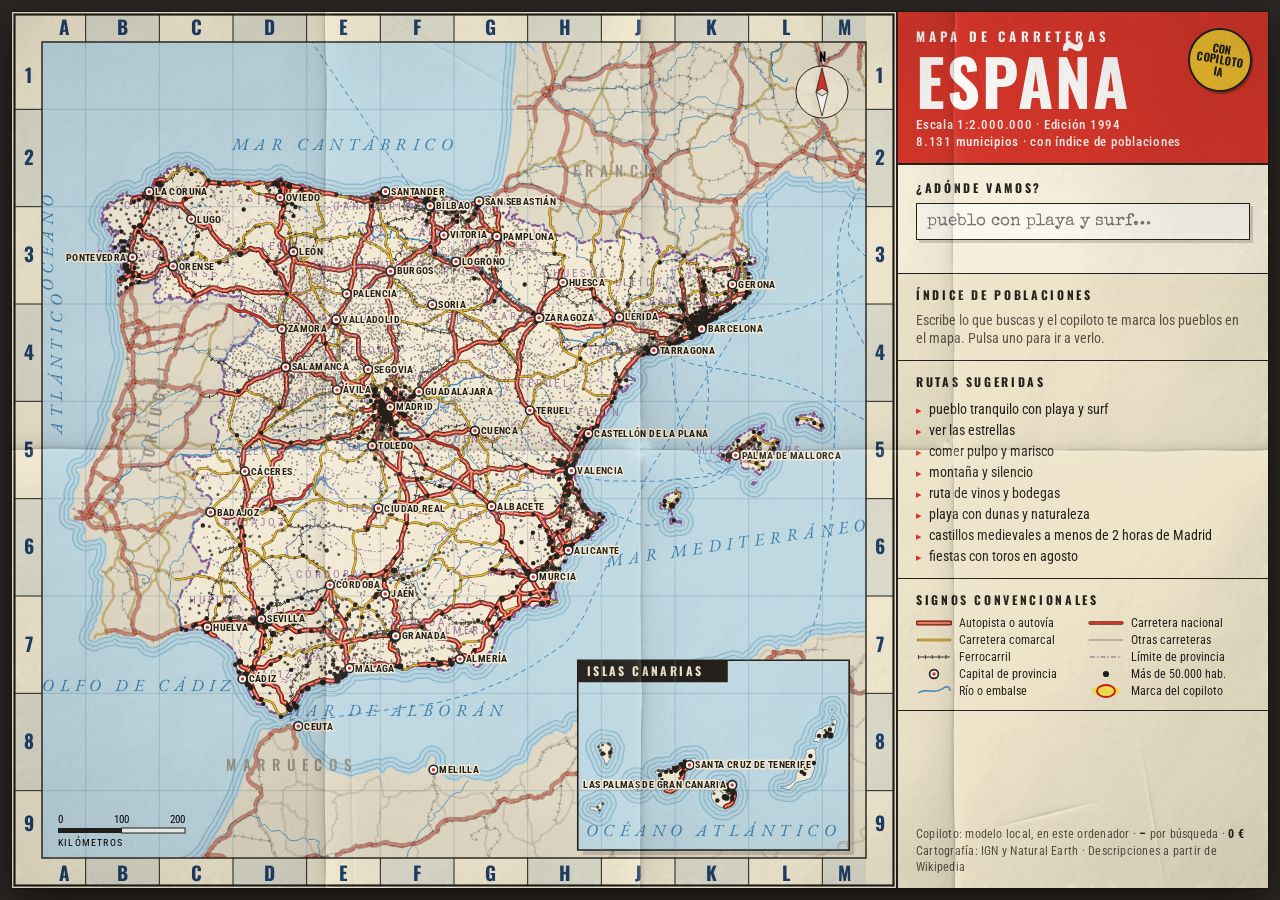
<file: mapa/static_big/carreteras.html>
<!doctype html>
<html lang="es">
<head>
<meta charset="utf-8">
<meta name="viewport" content="width=device-width, initial-scale=1">
<meta name="color-scheme" content="only light">
<title>Mapa de carreteras · España</title>
<meta name="description" content="Los 8.131 municipios de España en un mapa de carreteras de los 90: escribes lo que buscas y el copiloto marca los pueblos con rotulador.">
<link rel="icon" href="data:,">
<link rel="preconnect" href="https://fonts.googleapis.com">
<link rel="preconnect" href="https://fonts.gstatic.com" crossorigin>
<link href="https://fonts.googleapis.com/css2?family=Roboto+Condensed:ital,wght@0,400;0,500;0,700;1,400&family=Oswald:wght@500;700&family=EB+Garamond:ital@1&family=Special+Elite&family=Caveat:wght@500;700&family=Kalam:wght@300;400;700&display=swap" rel="stylesheet">
<style>
:root {
  color-scheme: only light;   /* es papel: que el navegador no lo oscurezca por su cuenta */
  --desk: #2B2622;
  --paper: #F3EAD0;
  --land: #F7F0DB;
  --neighbor: #E6DFCB;
  --sea: #C3DEE9;
  --sea-line: #8DBCD2;
  --water: #3E8DC2;
  --ink: #24201B;
  --ink-2: #5C5347;
  --prov: #8B5A9C;
  --red: #D8362A;
  --marker: #D1221A;
  --yellow: #F2C12E;
  --hl: rgba(255, 234, 0, .62);
}
* { box-sizing: border-box; }
html, body { margin: 0; height: 100%; background: var(--desk); overflow: hidden; color: var(--ink);
  font-family: "Roboto Condensed", "Arial Narrow", sans-serif; }

/* la hoja desplegada sobre la mesa */
#sheet { position: absolute; inset: 12px; background: var(--paper); display: flex;
  box-shadow: 0 14px 40px rgba(0,0,0,.55), 0 0 0 1px rgba(0,0,0,.25); }
#mapwrap { position: relative; flex: 1; min-width: 0; }
svg#map { position: absolute; inset: 0; width: 100%; height: 100%; display: block; cursor: grab; }
svg#map:active { cursor: grabbing; }

/* pliegues y grano del papel, por encima de todo y sin atrapar el ratón */
#folds { position: absolute; inset: 0; pointer-events: none; z-index: 5;
  background: url(pliegues.png) center / 100% 100% no-repeat; mix-blend-mode: hard-light; opacity: .62; }
#grain { position: absolute; inset: 0; pointer-events: none; z-index: 5; mix-blend-mode: multiply; opacity: .2;
  background-image: url("data:image/svg+xml;utf8,<svg xmlns='http://www.w3.org/2000/svg' width='220' height='220'><filter id='n'><feTurbulence type='fractalNoise' baseFrequency='.85' numOctaves='3' stitchTiles='stitch'/><feColorMatrix values='0 0 0 0 .35  0 0 0 0 .28  0 0 0 0 .18  0 0 0 .55 0'/></filter><rect width='100%' height='100%' filter='url(%23n)'/></svg>"); }

/* la columna de la portada, la leyenda y el índice */
#panel { width: 372px; flex: none; border-left: 2px solid var(--ink); display: flex; flex-direction: column;
  overflow-y: auto; position: relative; z-index: 2; scrollbar-width: thin; }
.cover { background: var(--red); color: #fff; padding: 14px 18px 12px; border-bottom: 2px solid var(--ink); position: relative; }
.cover .band { font: 700 13px Oswald, sans-serif; letter-spacing: .32em; }
.cover .country { font: 700 64px/.95 Oswald, sans-serif; letter-spacing: .03em; margin-top: 4px; }
.cover .edition { font: 500 12.5px/1.35 "Roboto Condensed"; letter-spacing: .06em; margin-top: 6px; opacity: .95; }
#panel .rec { margin: 12px 16px 0; padding: 10px 12px; border: 2px solid #C8102E; color: #3a2a1a;
  font: 13px/1.4 "Roboto Condensed", sans-serif; transform: rotate(-0.6deg); background: rgba(200, 16, 46, 0.05); }
#panel .rec b { display: block; color: #C8102E; font: 700 15px "Oswald", sans-serif; letter-spacing: .18em;
  text-transform: uppercase; margin-bottom: 2px; }
.cover .seal { position: absolute; right: 16px; top: 16px; width: 64px; height: 64px; border-radius: 50%;
  background: var(--yellow); color: var(--ink); display: grid; place-items: center; text-align: center;
  font: 700 11px/1.05 Oswald; letter-spacing: .04em; transform: rotate(9deg); border: 2px solid var(--ink);
  box-shadow: 2px 2px 0 rgba(0,0,0,.25); }
.search { padding: 14px 18px 12px; border-bottom: 1.5px solid var(--ink); background: #FBF5E3; }
.search label { display: block; font: 700 12px Oswald; letter-spacing: .22em; text-transform: uppercase; margin-bottom: 7px; }
#q { width: 100%; font: 17px "Special Elite", monospace; color: var(--ink); background: #FFFDF4;
  border: 1.5px solid var(--ink); padding: 9px 10px; outline: none; box-shadow: 3px 3px 0 rgba(36,32,27,.18); }
#q:focus { box-shadow: 3px 3px 0 var(--yellow); }
#status { font: 12px "Roboto Condensed"; color: var(--ink-2); margin-top: 6px; min-height: 15px; letter-spacing: .02em; }
.sec { padding: 12px 18px; border-bottom: 1.5px solid var(--ink); }
.sec h3 { margin: 0 0 8px; font: 700 12px Oswald; letter-spacing: .22em; text-transform: uppercase; }
.hint { margin: 0; font-size: 13.5px; color: var(--ink-2); line-height: 1.4; }
#index { list-style: none; margin: 0; padding: 0; }
#index li { display: flex; align-items: baseline; gap: 6px; padding: 3.5px 0; cursor: pointer; font-size: 14.5px; }
#index li:hover .nm, #index li.on .nm { background: linear-gradient(transparent 45%, var(--hl) 45%, var(--hl) 92%, transparent 92%); }
#index .n { font: 700 17px Caveat, cursive; color: var(--marker); width: 16px; flex: none; text-align: center; }
#index .nm { font-weight: 700; white-space: nowrap; overflow: hidden; text-overflow: ellipsis; max-width: 185px; }
#index .nm small { font-weight: 400; color: var(--ink-2); font-size: 12.5px; }
#index .dots { flex: 1; border-bottom: 1.6px dotted rgba(36,32,27,.55); transform: translateY(-4px); min-width: 12px; }
#index .ref { font: 700 13px "Roboto Condensed"; letter-spacing: .04em; }
#index .pc { font-size: 12.5px; color: var(--ink-2); width: 34px; text-align: right; }
#index li.minor { font-size: 13px; }
#index li.minor .n { color: var(--ink-2); font: 400 13px "Roboto Condensed"; }
.ficha .name { font: 700 30px/1 Oswald; letter-spacing: .01em; }
.ficha .prov { font-size: 13px; letter-spacing: .12em; text-transform: uppercase; color: var(--ink-2); margin: 4px 0 10px; }
.ficha table { width: 100%; border-collapse: collapse; font-size: 13.5px; margin-bottom: 10px; }
.ficha td { padding: 3px 0; border-bottom: 1px dotted rgba(36,32,27,.35); }
.ficha td:last-child { text-align: right; font-weight: 700; }
.ficha p { margin: 0 0 10px; font-size: 14px; line-height: 1.42; }
.ficha .match { font: 700 20px Caveat, cursive; color: var(--marker); }
.btn { font: 700 12px Oswald; letter-spacing: .18em; text-transform: uppercase; background: var(--ink); color: var(--paper);
  border: 0; padding: 8px 12px; cursor: pointer; }
.btn:hover { background: var(--red); }
#examples { list-style: none; margin: 0; padding: 0; columns: 1; }
#examples li { font-size: 13.5px; padding: 2.5px 0; cursor: pointer; display: flex; gap: 7px; align-items: baseline; }
#examples li::before { content: "▸"; color: var(--red); font-size: 11px; }
#examples li:hover { text-decoration: underline; text-decoration-color: var(--red); }
.legend svg { display: block; }
.legend .row { display: grid; grid-template-columns: 1fr 1fr; gap: 3px 10px; font-size: 12px; }
.legend .row div { display: flex; align-items: center; gap: 7px; white-space: nowrap; }
.foot { margin-top: auto; padding: 10px 18px 12px; font-size: 11.5px; color: var(--ink-2); line-height: 1.45; letter-spacing: .02em; }
.foot b { color: var(--ink); }

@media (max-width: 900px) {
  #sheet { flex-direction: column; inset: 6px; }
  #mapwrap { flex: 1 1 58%; }
  #panel { width: auto; flex: 0 0 42%; border-left: 0; border-top: 2px solid var(--ink); }
  .cover .country { font-size: 40px; }
  .cover .seal { width: 52px; height: 52px; font-size: 9px; }
}

/* plano de detalle: una hoja del Mapa Topográfico Nacional pegada encima */
#detail { position: absolute; z-index: 7; background: #FFFBEE; border: 2px solid var(--ink); display: flex; flex-direction: column;
  box-shadow: 0 14px 30px rgba(0,0,0,.38), 0 2px 0 rgba(0,0,0,.2); transform: rotate(-.5deg); animation: dealIn .45s ease-out; }
@keyframes dealIn { from { opacity: 0; transform: translateY(22px) rotate(1.8deg); } }
#detail[hidden] { display: none; }
.d-head { display: flex; align-items: baseline; gap: 12px; background: var(--ink); color: var(--paper); padding: 8px 12px 7px; }
.d-kicker { font: 700 11px Oswald; letter-spacing: .28em; color: var(--yellow); white-space: nowrap; }
#d-name { font: 700 21px/1 Oswald; letter-spacing: .04em; flex: 1; white-space: nowrap; overflow: hidden; text-overflow: ellipsis; }
#d-name small { font: 400 12px "Roboto Condensed"; letter-spacing: .14em; opacity: .75; margin-left: 10px; }
#d-close { background: none; border: 0; color: var(--paper); font: 700 24px/1 Oswald; cursor: pointer; padding: 0 2px; }
#d-close:hover { color: var(--yellow); }
.d-body { position: relative; flex: 1; min-height: 0; background: #F6EDD2; overflow: hidden; }
#dmap { position: absolute; inset: 0; width: 100%; height: 100%; display: block; cursor: grab; mix-blend-mode: multiply; touch-action: none; }
#dmap:active { cursor: grabbing; }
#d-tiles { filter: sepia(.3) saturate(.82) contrast(1.04); }
#d-msg { position: absolute; left: 12px; bottom: 10px; font: 13px "Special Elite"; color: var(--ink-2); background: rgba(255,251,238,.9); padding: 3px 8px; }
#d-msg:empty { display: none; }
.d-foot { display: flex; align-items: center; justify-content: space-between; gap: 12px; padding: 4px 12px 5px; border-top: 1.5px solid var(--ink);
  font-size: 11.5px; color: var(--ink-2); letter-spacing: .03em; }
.d-foot b { color: var(--ink); }
.tape { position: absolute; width: 96px; height: 27px; background: rgba(233,221,186,.78); box-shadow: 0 1px 2px rgba(0,0,0,.2); pointer-events: none; }
.tape.t1 { left: -28px; top: -11px; transform: rotate(-33deg); }
.tape.t2 { right: -28px; bottom: -11px; transform: rotate(-31deg); }
.band-lbl { font: 700 19px Oswald, sans-serif; fill: #1E3F66; }

/* la foto del pueblo: una polaroid pegada junto al plano de detalle */
#polaroid { position: absolute; z-index: 8; margin: 0; width: 290px; background: #FDFCF7; padding: 13px 13px 0;
  box-shadow: 0 12px 26px rgba(0,0,0,.38), 0 1px 2px rgba(0,0,0,.25); transform: rotate(-4deg); transform-origin: 60% 40%;
  transition: width .35s ease, transform .35s ease; cursor: zoom-in; animation: dropIn .5s ease-out; }
#polaroid[hidden] { display: none; }
#polaroid.big { width: 560px; transform: rotate(-1.5deg); cursor: zoom-out; }
@keyframes dropIn { from { opacity: 0; transform: translate(-14px, -26px) rotate(-9deg); } }
#polaroid .ph { position: relative; aspect-ratio: 1 / 1; overflow: hidden; background: #2A2A30; }
#polaroid.big .ph { aspect-ratio: 4 / 3; }
#ph-img { width: 100%; height: 100%; object-fit: cover; display: block; filter: sepia(.2) saturate(.88) contrast(1.06) brightness(1.02);
  opacity: 0; transition: opacity 1.6s ease, filter 2.4s ease; }
#ph-img.ready { opacity: 1; }
#polaroid.developing #ph-img { filter: sepia(.2) saturate(.2) contrast(.7) brightness(1.25) blur(1.5px); }
#polaroid .ph::after { content: ""; position: absolute; inset: 0; pointer-events: none;
  box-shadow: inset 0 0 40px rgba(40,25,10,.35), inset 0 0 3px rgba(0,0,0,.5); }
#ph-cap { font: 700 27px/1.05 Caveat, cursive; color: #2B3A67; text-align: center; padding: 9px 4px 3px; transform: rotate(-1deg);
  white-space: nowrap; overflow: hidden; text-overflow: ellipsis; }
#ph-credit { font: 10px/1.3 "Roboto Condensed"; color: #8A8171; text-align: center; padding: 0 4px 9px; }
#ph-credit a { color: inherit; }
#polaroid .tape { left: 50%; top: -14px; width: 104px; transform: translateX(-50%) rotate(3deg); }

/* la ficha de la población: una ficha de cartulina rayada, escrita a mano, debajo del plano */
#note { position: absolute; z-index: 7; background-color: #FFFDF3; color: #213A8F; display: grid;
  grid-template-columns: minmax(230px, 0.85fr) 1.15fr; column-gap: 28px; padding: 14px 26px 14px 62px;
  font: 400 19px/28px Kalam, cursive; transform: rotate(.7deg); animation: dealIn .5s ease-out .08s both;
  box-shadow: 0 10px 22px rgba(0,0,0,.32), 0 1px 1px rgba(0,0,0,.2);
  background-image:
    linear-gradient(90deg, transparent 46px, rgba(214,60,60,.55) 46px, rgba(214,60,60,.55) 48px, transparent 48px),
    repeating-linear-gradient(180deg, transparent 0 27px, rgba(80,130,200,.35) 27px 28px);
  background-position: 0 0, 0 9px; overflow: hidden; align-content: start; }
#note[hidden] { display: none; }
#note .n-name { grid-column: 1 / -1; font: 700 40px/56px Caveat, cursive; color: #1A2F78; margin: -8px 0 0; white-space: nowrap; overflow: hidden; text-overflow: ellipsis; }
#note .n-name small { font: 400 20px Kalam, cursive; color: #4A5A9A; margin-left: 12px; }
#note .n-match { grid-column: 1 / -1; font: 700 26px/28px Caveat, cursive; color: #C8261D; }
#note dl { margin: 0; display: grid; grid-template-columns: auto 1fr; column-gap: 12px; align-content: start; }
#note dt { color: #4A5A9A; }
#note dd { margin: 0; font-weight: 700; }
#note .n-rasgos { margin: 0; }
#note .n-back { grid-column: 1 / -1; justify-self: start; background: none; border: 0; padding: 0; margin-top: 2px; cursor: pointer;
  font: 700 22px/28px Caveat, cursive; color: #C8261D; text-decoration: underline wavy rgba(200,38,29,.5); text-underline-offset: 4px; }
#note .n-back:hover { color: #8F140E; }
#note .tape { left: 50%; top: -13px; width: 110px; transform: translateX(-50%) rotate(-2deg); }

/* en el mapa */
.lbl { font-family: "Roboto Condensed"; fill: var(--ink); paint-order: stroke; stroke: var(--land); stroke-width: 3px; stroke-linejoin: round; }
.lbl.cap { font-weight: 700; text-transform: uppercase; letter-spacing: .04em; }
.lbl.big { font-weight: 700; }
.lbl.sel { fill: var(--marker); font-weight: 700; }
.water-lbl { font-family: "EB Garamond", serif; font-style: italic; fill: #3C7FAE; letter-spacing: .32em; font-size: calc(17px / var(--k)); }
.country-lbl { font-family: Oswald; font-weight: 500; fill: #9C9383; letter-spacing: .45em; font-size: calc(15px / var(--k)); }
.prov-lbl { font-family: "Roboto Condensed"; fill: var(--prov); letter-spacing: .3em; font-size: calc(10.5px / var(--k));
  opacity: clamp(0, calc(1.5 - var(--k) * .25), .75); text-transform: uppercase; }
.grid-lbl { font: 700 calc(11px / var(--k)) "Roboto Condensed"; fill: #56789A; }
.pt { fill: var(--ink-2); stroke: none; }
.pt.s0 { r: calc(0.95px / var(--k)); opacity: .65; }
.pt.s1 { r: calc(1.5px / var(--k)); }
.pt.s2 { r: calc(2.2px / var(--k)); fill: var(--ink); }
.pt.s3 { r: calc(3.1px / var(--k)); fill: var(--ink); }
.pt.cap { r: calc(4.4px / var(--k)); fill: #fff; stroke: var(--ink); stroke-width: 1.6px; vector-effect: non-scaling-stroke; }
.pt.capdot { r: calc(1.7px / var(--k)); fill: var(--red); pointer-events: none; }
#places .pt { cursor: pointer; }
.ns { vector-effect: non-scaling-stroke; fill: none; }
#overlay { pointer-events: none; }
#labels .lbl { pointer-events: auto; cursor: pointer; }
svg#map.over-place { cursor: pointer; }
.hl { fill: none; stroke: rgba(255, 232, 0, .58); stroke-linecap: butt; mix-blend-mode: multiply; filter: url(#hl-rough); }
.mk { filter: url(#ink); }
.mark { fill: var(--marker); opacity: .9; }
.mark2 { fill: var(--marker); opacity: .38; }
.mark-blob { fill: #B3150F; opacity: .55; }
.mark-n { font: 700 25px Caveat, cursive; fill: var(--marker); }
.mk.pulse .mark { opacity: 1; }
.mk.pulse { filter: url(#ink) drop-shadow(0 0 3px rgba(209,34,26,.45)); }
.hover-lbl { font: 700 12.5px "Roboto Condensed"; fill: var(--ink); paint-order: stroke; stroke: #FFFBEA; stroke-width: 4px; stroke-linejoin: round; }
#loading { position: absolute; inset: 0; display: grid; place-items: center; font: 22px "Special Elite"; color: var(--ink-2); z-index: 3; }
</style>
</head>
<body>
<div id="sheet">
  <div id="mapwrap">
    <svg id="map" aria-label="Mapa de carreteras de España con los 8.131 municipios">
      <defs>
        <clipPath id="inset-clip"><rect id="inset-clip-rect"></rect></clipPath>
        <filter id="ink" x="-20%" y="-20%" width="140%" height="140%">
          <feTurbulence type="fractalNoise" baseFrequency="1.1" numOctaves="2" seed="7" result="n"/>
          <feDisplacementMap in="SourceGraphic" in2="n" scale="1.8" xChannelSelector="R" yChannelSelector="G"/>
        </filter>
        <filter id="hl-rough" x="-20%" y="-40%" width="140%" height="180%">
          <feTurbulence type="fractalNoise" baseFrequency="0.35" numOctaves="2" seed="3" result="n"/>
          <feDisplacementMap in="SourceGraphic" in2="n" scale="3.2" xChannelSelector="R" yChannelSelector="G"/>
        </filter>
      </defs>
      <g id="zoom">
        <rect id="sea"></rect>
        <g id="sealines"></g>
        <g id="neighbors"></g>
        <g id="spain"></g>
        <g id="lakes"></g>
        <g id="rivers"></g>
        <g id="rail"></g>
        <g id="roads"></g>
        <g id="provlines"></g>
        <g id="munis"></g>
        <g id="maplabels"></g>
        <g id="inset"></g>
        <g id="grid"></g>
        <g id="places"></g>
      </g>
      <g id="overlay">
        <g id="hls"></g>
        <g id="labels"></g>
        <g id="marks"></g>
        <g id="hover"></g>
      </g>
      <g id="chrome"></g>
    </svg>
    <div id="loading">Desplegando el mapa…</div>
    <figure id="polaroid" hidden>
      <div class="ph"><img id="ph-img" alt=""></div>
      <figcaption id="ph-cap"></figcaption>
      <div id="ph-credit"></div>
      <i class="tape"></i>
    </figure>
    <div id="note" hidden></div>
    <div id="detail" hidden>
      <div class="d-head"><span class="d-kicker">PLANO DE DETALLE</span><span id="d-name"></span><button id="d-close" aria-label="Cerrar el plano">×</button></div>
      <div class="d-body">
        <svg id="dmap" aria-label="Mapa topográfico del municipio"><g id="d-zoom"><g id="d-tiles"></g><g id="d-over"></g></g><g id="d-marks"></g></svg>
        <div id="d-msg"></div>
      </div>
      <div class="d-foot"><svg id="d-scale" width="190" height="24"></svg><span>Mapa Topográfico Nacional · <b>© Instituto Geográfico Nacional</b> (CC BY 4.0)</span></div>
      <i class="tape t1"></i><i class="tape t2"></i>
    </div>
  </div>

  <aside id="panel">
    <div class="cover">
      <div class="band">MAPA DE CARRETERAS</div>
      <div class="country">ESPAÑA</div>
      <div class="edition">Escala 1:2.000.000 · Edición 1994<br><span id="count">8.131</span> municipios · con índice de poblaciones</div>
      <div class="seal">CON<br>COPILOTO<br>IA</div>
    </div>
    <div class="rec" id="rec" hidden></div>
    <div class="search">
      <label for="q">¿Adónde vamos?</label>
      <input id="q" type="text" autocomplete="off" spellcheck="false" placeholder="pueblo con playa y surf…" aria-label="Qué buscas">
      <div id="status" aria-live="polite"></div>
    </div>
    <div class="sec" id="sec-index">
      <h3>Índice de poblaciones</h3>
      <ol id="index"></ol>
      <p class="hint" id="hint">Escribe lo que buscas y el copiloto te marca los pueblos en el mapa. Pulsa uno para ir a verlo.</p>
    </div>
    <div class="sec ficha" id="sec-ficha" hidden></div>
    <div class="sec" id="sec-routes">
      <h3>Rutas sugeridas</h3>
      <ul id="examples"></ul>
    </div>
    <div class="sec legend">
      <h3>Signos convencionales</h3>
      <div class="row" id="legend"></div>
    </div>
    <div class="foot">Copiloto: <span id="brain">modelo local</span>, en este ordenador · <b id="lat">–</b> por búsqueda · <b>0 €</b><br>Cartografía: IGN y Natural Earth · Descripciones a partir de Wikipedia</div>
  </aside>
  <div id="folds"></div>
  <div id="grain"></div>
</div>

<script src="vendor/d3.min.js"></script>
<script src="vendor/topojson-client.min.js"></script>
<script>
const $ = (id) => document.getElementById(id);
const TAU = Math.PI * 2;
const fmt = new Intl.NumberFormat("es-ES", { useGrouping: "always" });
const EXAMPLES = [
  "pueblo tranquilo con playa y surf", "ver las estrellas", "comer pulpo y marisco", "montaña y silencio",
  "ruta de vinos y bodegas", "playa con dunas y naturaleza", "castillos medievales a menos de 2 horas de Madrid", "fiestas con toros en agosto",
];
const COLS = "ABCDEFGHJKLM";          // como en los atlas, sin la I
const ROWS = 9;
const BAND = 30;                      // franja del marco con las letras y los números

// ------------------------------------------------------------------ estado
const S = { places: [], xy: [], can: [], cls: [], W: 0, H: 0, proj: null, projCan: null, inset: null,
  probs: {}, ranked: [], sel: null, t: d3.zoomIdentity, labelT: d3.zoomIdentity, seq: 0, last: 0, typing: null,
  topo: null, geomById: null, nbrs: null, provTopo: null, geo: null };
const svg = d3.select("#map"), gz = d3.select("#zoom");
const zoom = d3.zoom().scaleExtent([1, 90]).on("zoom", onZoom).on("end", () => layoutLabels());

Promise.all([
  fetch("carreteras-lugares.json").then((r) => r.json()),
  fetch("vendor/provinces.json").then((r) => r.json()),
  fetch("carreteras-geo.json").then((r) => r.json()),
]).then(([places, prov, geo]) => {
  S.places = places; S.provTopo = prov; S.geo = geo;
  rewind(geo.countries); rewind(geo.lakes);
  $("count").textContent = fmt.format(places.length);
  S.can = places.map((p) => p[5].startsWith("35") || p[5].startsWith("38"));
  S.cls = places.map((p) => (p[2] >= 50000 ? 3 : p[2] >= 10000 ? 2 : p[2] >= 2000 ? 1 : 0));
  markCapitals();
  build();
  $("loading").remove();
  window.addEventListener("resize", debounce(build, 250));
  connect();
  setupInput();
});

// Natural Earth da los anillos exteriores en sentido antihorario y d3 los quiere al revés:
// si un polígono sale más grande que media esfera, es que se ha leído del revés.
function rewind(fc) {
  for (const f of fc.features) {
    const g = f.geometry, polys = g.type === "Polygon" ? [g.coordinates] : g.coordinates;
    for (const poly of polys) if (d3.geoArea({ type: "Polygon", coordinates: poly }) > TAU) poly.forEach((r) => r.reverse());
  }
}

// capitales de provincia: la más poblada de cada una, salvo tres que no lo son
function markCapitals() {
  const best = {};
  S.places.forEach((p, i) => { if (!best[p[1]] || p[2] > S.places[best[p[1]]][2]) best[p[1]] = i; });
  const fix = { Pontevedra: "Pontevedra", Asturias: "Oviedo", "Cádiz": "Cádiz" };
  for (const [prov, name] of Object.entries(fix)) {
    const i = S.places.findIndex((p) => p[1] === prov && p[0] === name);
    if (i >= 0) best[prov] = i;
  }
  S.capital = new Set(Object.values(best));
}

// ------------------------------------------------------------------ montaje del mapa
function build() {
  const box = $("mapwrap").getBoundingClientRect();
  const W = (S.W = box.width), H = (S.H = box.height);
  svg.attr("viewBox", `0 0 ${W} ${H}`);
  const provs = topojson.feature(S.provTopo, S.provTopo.objects.provinces).features;
  const isCanP = (f) => f.id === "35" || f.id === "38";
  // península, Baleares, Ceuta y Melilla en la proyección principal; Canarias en su recuadro
  S.proj = d3.geoConicConformal().rotate([3.6, 0]).center([0, 39.6]).parallels([36.5, 43])
    .fitExtent([[BAND + W * 0.015, BAND + H * 0.02], [W - BAND - W * 0.01, H - BAND - H * 0.02]],
      { type: "MultiPoint", coordinates: [[-9.5, 43.85], [4.4, 43.85], [-9.5, 35.35], [4.4, 35.35]] });
  S.inset = { x: W * 0.64, y: H * 0.74, w: W * 0.35 - BAND - 8, h: H * 0.26 - BAND - 8 };
  const ins = S.inset;
  S.projCan = d3.geoMercator().fitExtent([[ins.x + 12, ins.y + 22], [ins.x + ins.w - 12, ins.y + ins.h - 10]],
    { type: "FeatureCollection", features: provs.filter(isCanP) });
  const path = d3.geoPath(S.proj), pathC = d3.geoPath(S.projCan);
  S.path = path; S.pathC = pathC;

  d3.select("#sea").attr("x", -W * 4).attr("y", -H * 4).attr("width", W * 9).attr("height", H * 9).attr("fill", "var(--sea)");
  const mainProvs = provs.filter((f) => !isCanP(f));
  const spain = topojson.merge(S.provTopo, S.provTopo.objects.provinces.geometries.filter((g) => !isCanP(g)));
  const neigh = S.geo.countries.features.filter((f) => f.properties.ADM0_A3 !== "ESP");
  if (!S.marked) {
    const es = { type: "Feature", geometry: spain };
    for (const f of [...S.geo.roads.features, ...S.geo.rail.features]) {
      const part = f.geometry.coordinates[0], mid = part[Math.floor(part.length / 2)];
      f.properties.es = mid[0] < -13 || d3.geoContains(es, mid);
    }
    S.marked = true;
  }

  // líneas de agua junto a la costa, como en los mapas grabados
  const coast = { type: "FeatureCollection", features: [{ type: "Feature", geometry: spain }, ...neigh] };
  seaLines(d3.select("#sealines"), path, coast);

  d3.select("#neighbors").selectAll("path").data(neigh).join("path").attr("class", "ns").attr("d", path)
    .style("fill", "var(--neighbor)").attr("stroke", "var(--neighbor)").attr("stroke-width", 3);
  const g = d3.select("#spain");
  g.selectAll("*").remove();
  g.append("path").datum(spain).attr("d", path).attr("fill", "var(--land)");
  g.append("path").datum(spain).attr("class", "ns").attr("d", path).attr("stroke", "#4F8FBD").attr("stroke-width", 0.9);
  g.append("path").datum(topojson.mesh(S.provTopo, S.provTopo.objects.border)).attr("class", "ns").attr("d", path)
    .attr("stroke", "var(--prov)").attr("stroke-width", 2.2).attr("stroke-dasharray", "9 3 2 3");

  drawLines(path, (f) => true);
  d3.select("#provlines").selectAll("*").remove();
  d3.select("#provlines").append("path")
    .datum(topojson.mesh(S.provTopo, S.provTopo.objects.provinces, (a, b) => a !== b && !isCanP(a) && !isCanP(b)))
    .attr("class", "ns").attr("d", path).attr("stroke", "var(--prov)").attr("stroke-width", 1).attr("stroke-dasharray", "5 2 1.5 2").attr("opacity", 0.8);

  // nombres de mares, países y provincias
  const L = d3.select("#maplabels"); L.selectAll("*").remove();
  const put = (cls, [lon, lat], text, rot = 0) => {
    const p = S.proj([lon, lat]); if (!p) return;
    L.append("text").attr("class", cls).attr("text-anchor", "middle")
      .attr("transform", `translate(${p[0]},${p[1]}) rotate(${rot})`).text(text);
  };
  put("water-lbl", [-10.2, 42.6], "OCÉANO", -90);
  put("water-lbl", [-9.85, 40.9], "ATLÁNTICO", -90);
  put("water-lbl", [-4.6, 44.05], "MAR CANTÁBRICO");
  put("water-lbl", [2.6, 38.25], "MAR MEDITERRÁNEO", -8);
  put("water-lbl", [-3.6, 36.05], "MAR DE ALBORÁN");
  put("water-lbl", [-8.25, 36.3], "GOLFO DE CÁDIZ");
  put("country-lbl", [-7.95, 40.2], "PORTUGAL", -80);
  put("country-lbl", [0.8, 43.6], "FRANCIA");
  put("country-lbl", [-5.4, 35.25], "MARRUECOS");
  for (const f of mainProvs) {
    if (f.id === "51" || f.id === "52" || /Gibraltar/.test(f.properties.name)) continue;
    const [x, y] = path.centroid(f); if (!isFinite(x)) continue;
    const name = f.properties.name.split("/").pop();
    L.append("text").attr("class", "prov-lbl").attr("text-anchor", "middle").attr("x", x).attr("y", y).text(name);
  }

  drawInset(provs.filter(isCanP), pathC);
  drawGrid();

  // pueblos
  S.xy = S.places.map((p, i) => (S.can[i] ? S.projCan([p[4], p[3]]) : S.proj([p[4], p[3]])) || [-999, -999]);
  const P = d3.select("#places"); P.selectAll("*").remove();
  const order = d3.range(S.places.length).sort((a, b) => S.places[a][2] - S.places[b][2]);
  for (const i of order) {
    const [x, y] = S.xy[i];
    if (S.capital.has(i)) {
      P.append("circle").attr("class", "pt cap").attr("cx", x).attr("cy", y).attr("data-i", i);
      P.append("circle").attr("class", "pt capdot").attr("cx", x).attr("cy", y);
    } else P.append("circle").attr("class", `pt s${S.cls[i]}`).attr("cx", x).attr("cy", y).attr("data-i", i);
  }
  S.qt = d3.quadtree(d3.range(S.places.length), (i) => S.xy[i][0], (i) => S.xy[i][1]);

  drawChrome();
  drawLegend();
  // un ratón de verdad siempre tiembla un poco al hacer clic: sin tolerancia, d3 lo toma por arrastre
  svg.call(zoom.clickDistance(6)).on("dblclick.zoom", null);
  if (!S.picking) { setupPicking(); S.picking = true; }
  zoom.translateExtent([[-W * 0.1, -H * 0.1], [W * 1.1, H * 1.1]]).extent([[0, 0], [W, H]]);
  svg.call(zoom.transform, S.t);
  onZoom({ transform: S.t });
  layoutLabels();
  renderResults();
  if (S.sel != null) { drawMuni(S.sel); if (!$("detail").hidden) openDetail(S.sel); }
}

function seaLines(g, path, fc) {
  g.selectAll("*").remove();
  // trazos concéntricos: se pinta ancho en color de línea y más estrecho en color de mar, alternando
  for (const [w, c] of [[25, "var(--sea-line)"], [22.2, "var(--sea)"], [16, "var(--sea-line)"], [13.4, "var(--sea)"], [7.5, "var(--sea-line)"], [5.2, "var(--sea)"]]) {
    g.append("path").datum(fc).attr("class", "ns").attr("d", path).attr("stroke", c).attr("stroke-width", w)
      .attr("stroke-linejoin", "round").attr("opacity", 0.9);
  }
}

// carreteras, ferrocarril, ríos y embalses; keep decide qué entra (todo en la principal, solo Canarias en el recuadro)
const ROAD = {
  auto: { casing: ["#5E1A12", 4.8], fill: ["#E4432E", 3.0], center: ["#FFE2D2", 0.8] },
  nac: { casing: ["#6A2016", 3.3], fill: ["#D9372B", 2.0] },
  com: { casing: ["#6E5A26", 2.5], fill: ["#F2C12E", 1.45] },
  loc: { casing: ["#857A69", 1.9], fill: ["#FFFDF4", 0.95] },
};
function roadClass(p) {
  if (p.type && p.type.startsWith("Ferry")) return "ferry";
  if (p.type === "Major Highway" && p.expressway) return "auto";
  if (p.type === "Major Highway" || (p.type === "Secondary Highway" && p.expressway)) return "nac";
  if (p.type === "Secondary Highway") return "com";
  return "loc";
}
function drawLines(path, keep, root = null) {
  const q = (id) => (root ? root.select(id) : d3.select(id));
  const lakes = q(root ? ".lakes" : "#lakes"), rivers = q(root ? ".rivers" : "#rivers"), rail = q(root ? ".rail" : "#rail"), roads = q(root ? ".roads" : "#roads");
  for (const g of [lakes, rivers, rail, roads]) g.selectAll("*").remove();
  lakes.selectAll("path").data(S.geo.lakes.features.filter(keep)).join("path").attr("d", path)
    .attr("fill", "var(--sea)").attr("stroke", "var(--water)").attr("stroke-width", 0.7).attr("vector-effect", "non-scaling-stroke");
  rivers.selectAll("path").data(S.geo.rivers.features.filter(keep)).join("path").attr("class", "ns").attr("d", path)
    .attr("stroke", "var(--water)").attr("stroke-width", (f) => (f.properties.scalerank <= 5 ? 1.3 : 0.8)).attr("stroke-linecap", "round");
  const rl = S.geo.rail.features.filter(keep);
  const away = (f) => (f.properties.es === false ? 0.32 : 1);
  rail.selectAll("path.a").data(rl).join("path").attr("class", "ns a").attr("d", path).attr("stroke", "#2E2A26").attr("stroke-width", 0.9).attr("opacity", away);
  rail.selectAll("path.b").data(rl).join("path").attr("class", "ns b").attr("d", path).attr("stroke", "#2E2A26").attr("stroke-width", 4).attr("stroke-dasharray", "0.9 8").attr("opacity", away);
  const rs = S.geo.roads.features.filter(keep).map((f) => ({ f, c: roadClass(f.properties) }));
  roads.selectAll("path.fer").data(rs.filter((r) => r.c === "ferry")).join("path").attr("class", "ns fer").attr("d", (r) => path(r.f))
    .attr("stroke", "#3E8DC2").attr("stroke-width", 1).attr("stroke-dasharray", "5 4");
  const order = ["loc", "com", "nac", "auto"];
  for (const layer of ["casing", "fill", "center"]) {
    for (const c of order) {
      const st = ROAD[c][layer]; if (!st) continue;
      roads.append("g").selectAll("path").data(rs.filter((r) => r.c === c)).join("path").attr("class", "ns").attr("d", (r) => path(r.f))
        .attr("stroke", st[0]).attr("stroke-width", st[1]).attr("stroke-linecap", "round").attr("stroke-linejoin", "round")
        .attr("opacity", (r) => (r.f.properties.es === false ? 0.32 : 1));
    }
  }
}

function drawInset(canProvs, pathC) {
  const ins = S.inset, g = d3.select("#inset");
  g.selectAll("*").remove();
  d3.select("#inset-clip-rect").attr("x", ins.x).attr("y", ins.y).attr("width", ins.w).attr("height", ins.h);
  g.append("rect").attr("x", ins.x + 5).attr("y", ins.y + 5).attr("width", ins.w).attr("height", ins.h).attr("fill", "rgba(36,32,27,.18)");
  const inner = g.append("g").attr("clip-path", "url(#inset-clip)");
  inner.append("rect").attr("x", ins.x).attr("y", ins.y).attr("width", ins.w).attr("height", ins.h).attr("fill", "var(--sea)");
  const land = { type: "FeatureCollection", features: canProvs };
  seaLines(inner.append("g"), pathC, land);
  inner.append("g").selectAll("path").data(canProvs).join("path").attr("d", pathC).attr("fill", "var(--land)");
  inner.append("path").datum(land).attr("class", "ns").attr("d", pathC).attr("stroke", "#4F8FBD").attr("stroke-width", 0.9);
  for (const c of ["lakes", "rivers", "rail", "roads"]) inner.append("g").attr("class", c);
  drawLines(pathC, (f) => { const b = d3.geoBounds(f); return b[1][0] < -13 && b[0][1] < 30; }, inner);
  inner.append("text").attr("class", "water-lbl").attr("x", ins.x + ins.w * 0.5).attr("y", ins.y + ins.h - 14).attr("text-anchor", "middle").text("OCÉANO ATLÁNTICO");
  g.append("rect").attr("class", "ns").attr("x", ins.x).attr("y", ins.y).attr("width", ins.w).attr("height", ins.h)
    .attr("stroke", "var(--ink)").attr("stroke-width", 1.6);
  g.append("rect").attr("x", ins.x).attr("y", ins.y).attr("width", 150).attr("height", 22).attr("fill", "var(--ink)");
  g.append("text").attr("x", ins.x + 9).attr("y", ins.y + 15.5).attr("fill", "var(--paper)")
    .style("font", "700 12px Oswald").style("letter-spacing", ".2em").text("ISLAS CANARIAS");
}

function drawGrid() {
  const g = d3.select("#grid"); g.selectAll("*").remove();
  const { W, H } = S, cw = W / COLS.length, rh = H / ROWS;
  for (let c = 1; c < COLS.length; c++) g.append("line").attr("class", "ns").attr("x1", c * cw).attr("x2", c * cw).attr("y1", 0).attr("y2", H).attr("stroke", "#6F95B5").attr("stroke-width", 0.7).attr("opacity", 0.5);
  for (let r = 1; r < ROWS; r++) g.append("line").attr("class", "ns").attr("y1", r * rh).attr("y2", r * rh).attr("x1", 0).attr("x2", W).attr("stroke", "#6F95B5").attr("stroke-width", 0.7).attr("opacity", 0.5);
}
// Las letras y los números viven en la franja del marco y siguen a la cuadrícula al hacer zoom:
// muy ampliado, una sola columna ocupa toda la hoja y su letra queda centrada.
function updateGridLabels() {
  const t = S.t, { W, H } = S, cw = W / COLS.length, rh = H / ROWS, g = d3.select("#band-lbls");
  const cells = [];
  for (let c = 0; c < COLS.length; c++) {
    const a = t.applyX(c * cw), b = t.applyX((c + 1) * cw);
    if (b <= BAND || a >= W - BAND) continue;
    cells.push({ kind: "c", n: c, a: Math.max(a, BAND), b: Math.min(b, W - BAND), text: COLS[c], edge: a > BAND ? a : null });
  }
  for (let r = 0; r < ROWS; r++) {
    const a = t.applyY(r * rh), b = t.applyY((r + 1) * rh);
    if (b <= BAND || a >= H - BAND) continue;
    cells.push({ kind: "r", n: r, a: Math.max(a, BAND), b: Math.min(b, H - BAND), text: String(r + 1), edge: a > BAND ? a : null });
  }
  g.selectAll("*").remove();
  for (const d of cells) {
    const mid = (d.a + d.b) / 2, shade = d.n % 2 ? "rgba(111,149,181,.16)" : "rgba(255,255,255,0)";
    if (d.kind === "c") {
      for (const y of [3, H - BAND]) g.append("rect").attr("x", d.a).attr("y", y).attr("width", d.b - d.a).attr("height", BAND - 3).attr("fill", shade);
      if (d.edge != null) for (const [y1, y2] of [[3, BAND], [H - BAND, H - 3]]) g.append("line").attr("x1", d.edge).attr("x2", d.edge).attr("y1", y1).attr("y2", y2).attr("stroke", "var(--ink)").attr("stroke-width", 1);
      if (d.b - d.a > 18) for (const y of [BAND / 2 + 8, H - BAND / 2 + 8]) g.append("text").attr("class", "band-lbl").attr("x", mid).attr("y", y).attr("text-anchor", "middle").text(d.text);
    } else {
      for (const x of [3, W - BAND]) g.append("rect").attr("x", x).attr("y", d.a).attr("width", BAND - 3).attr("height", d.b - d.a).attr("fill", shade);
      if (d.edge != null) for (const [x1, x2] of [[3, BAND], [W - BAND, W - 3]]) g.append("line").attr("x1", x1).attr("x2", x2).attr("y1", d.edge).attr("y2", d.edge).attr("stroke", "var(--ink)").attr("stroke-width", 1);
      if (d.b - d.a > 22) for (const x of [BAND / 2 + 1.5, W - BAND / 2 - 1.5]) g.append("text").attr("class", "band-lbl").attr("x", x).attr("y", mid + 7).attr("text-anchor", "middle").text(d.text);
    }
  }
}
const gridRef = (i) => {
  const [x, y] = S.xy[i];
  return `${COLS[Math.max(0, Math.min(COLS.length - 1, Math.floor(x / (S.W / COLS.length))))]}-${Math.max(1, Math.min(ROWS, Math.floor(y / (S.H / ROWS)) + 1))}`;
};

// marco fijo: filete doble, rosa de los vientos y escala
function drawChrome() {
  const g = d3.select("#chrome"); g.selectAll("*").remove();
  const { W, H } = S;
  // la franja tapa el mapa: es el margen blanco de la hoja
  g.append("path").attr("fill-rule", "evenodd").attr("fill", "#F4ECD4")
    .attr("d", `M0,0H${W}V${H}H0Z M${BAND},${BAND}V${H - BAND}H${W - BAND}V${BAND}Z`);
  g.append("g").attr("id", "band-lbls");
  g.append("rect").attr("x", 2.5).attr("y", 2.5).attr("width", W - 5).attr("height", H - 5).attr("fill", "none").attr("stroke", "var(--ink)").attr("stroke-width", 2.2);
  g.append("rect").attr("x", BAND).attr("y", BAND).attr("width", W - 2 * BAND).attr("height", H - 2 * BAND).attr("fill", "none").attr("stroke", "var(--ink)").attr("stroke-width", 1.4);
  const c = g.append("g").attr("transform", `translate(${W - BAND - 44},${BAND + 50})`);
  c.append("circle").attr("r", 26).attr("fill", "rgba(247,240,219,.85)").attr("stroke", "var(--ink)").attr("stroke-width", 1);
  c.append("path").attr("d", "M0,-24 L6,0 L0,-4 L-6,0 Z").attr("fill", "var(--red)").attr("stroke", "var(--ink)").attr("stroke-width", 0.8);
  c.append("path").attr("d", "M0,24 L6,0 L0,4 L-6,0 Z").attr("fill", "#fff").attr("stroke", "var(--ink)").attr("stroke-width", 0.8);
  c.append("text").attr("y", -30).attr("text-anchor", "middle").style("font", "700 13px Oswald").text("N");
  const sb = g.append("g").attr("id", "scalebar").attr("transform", `translate(${BAND + 16},${H - BAND - 30})`);
  sb.append("rect").attr("class", "bar1").attr("height", 5).attr("fill", "var(--ink)");
  sb.append("rect").attr("class", "bar2").attr("height", 5).attr("fill", "#fff").attr("stroke", "var(--ink)").attr("stroke-width", 1);
  sb.append("text").attr("class", "t0").attr("y", -5).style("font", "11px 'Roboto Condensed'").text("0");
  sb.append("text").attr("class", "t1").attr("y", -5).attr("text-anchor", "middle").style("font", "11px 'Roboto Condensed'");
  sb.append("text").attr("class", "t2").attr("y", -5).attr("text-anchor", "end").style("font", "11px 'Roboto Condensed'");
  sb.append("text").attr("y", 18).style("font", "10px 'Roboto Condensed'").style("letter-spacing", ".12em").text("KILÓMETROS");
}
function updateScale() {
  // píxeles por kilómetro en el centro de la península a la escala actual
  const a = S.proj([-3.7, 40.4]), b = S.proj([-3.7, 41.4]);
  const ppk = (Math.hypot(a[0] - b[0], a[1] - b[1]) / 111.2) * S.t.k;
  const nice = [1, 2, 5, 10, 20, 25, 50, 100, 200, 250, 500];
  const km = nice.find((n) => n * ppk >= 55) || 500;
  const w = km * ppk;
  const sb = d3.select("#scalebar");
  sb.select(".bar1").attr("width", w);
  sb.select(".bar2").attr("x", w).attr("width", w);
  sb.select(".t1").attr("x", w).text(km);
  sb.select(".t2").attr("x", 2 * w).text(2 * km);
}

function drawLegend() {
  const items = [
    ["Autopista o autovía", (s) => road(s, "auto")], ["Carretera nacional", (s) => road(s, "nac")],
    ["Carretera comarcal", (s) => road(s, "com")], ["Otras carreteras", (s) => road(s, "loc")],
    ["Ferrocarril", (s) => { s.append("line").attr("x1", 2).attr("x2", 34).attr("y1", 7).attr("y2", 7).attr("stroke", "#2E2A26").attr("stroke-width", 0.9); s.append("line").attr("x1", 2).attr("x2", 34).attr("y1", 7).attr("y2", 7).attr("stroke", "#2E2A26").attr("stroke-width", 4).attr("stroke-dasharray", "0.9 6"); }],
    ["Límite de provincia", (s) => s.append("line").attr("x1", 2).attr("x2", 34).attr("y1", 7).attr("y2", 7).attr("stroke", "#8B5A9C").attr("stroke-width", 1.2).attr("stroke-dasharray", "5 2 1.5 2")],
    ["Capital de provincia", (s) => { s.append("circle").attr("cx", 18).attr("cy", 7).attr("r", 4.4).attr("fill", "#fff").attr("stroke", "#24201B").attr("stroke-width", 1.6); s.append("circle").attr("cx", 18).attr("cy", 7).attr("r", 1.7).attr("fill", "#D8362A"); }],
    ["Más de 50.000 hab.", (s) => s.append("circle").attr("cx", 18).attr("cy", 7).attr("r", 3.1).attr("fill", "#24201B")],
    ["Río o embalse", (s) => s.append("path").attr("d", "M2,9 C10,3 18,11 26,5 S34,7 34,7").attr("fill", "none").attr("stroke", "#3E8DC2").attr("stroke-width", 1.3)],
    ["Marca del copiloto", (s) => { s.append("ellipse").attr("cx", 18).attr("cy", 7).attr("rx", 14).attr("ry", 5.5).attr("fill", "rgba(255,234,0,.62)"); s.append("ellipse").attr("cx", 18).attr("cy", 7).attr("rx", 9).attr("ry", 6).attr("fill", "none").attr("stroke", "#D1221A").attr("stroke-width", 2); }],
  ];
  function road(s, c) {
    for (const layer of ["casing", "fill", "center"]) {
      const st = ROAD[c][layer]; if (!st) continue;
      s.append("line").attr("x1", 2).attr("x2", 34).attr("y1", 7).attr("y2", 7).attr("stroke", st[0]).attr("stroke-width", st[1]).attr("stroke-linecap", "round");
    }
  }
  const box = d3.select("#legend"); box.selectAll("*").remove();
  for (const [name, draw] of items) {
    const d = box.append("div");
    draw(d.append("svg").attr("width", 36).attr("height", 14));
    d.append("span").text(name);
  }
}

// ------------------------------------------------------------------ zoom y rótulos
function onZoom(ev) {
  const t = (S.t = ev.transform);
  gz.attr("transform", t);
  svg.style("--k", t.k);
  // los rótulos se mueven con el mapa mientras dura el gesto y se recolocan al acabar
  const d = t.translate(0, 0);
  const lt = S.labelT;
  d3.select("#labels").attr("transform", `translate(${t.x - lt.x * t.k / lt.k},${t.y - lt.y * t.k / lt.k}) scale(${t.k / lt.k})`);
  drawMarks();
  updateScale();
  updateGridLabels();
  d3.select("#hover").selectAll("*").remove();          // el rótulo flotante no puede quedarse donde estaba
}
function layoutLabels() {
  const t = S.t, k = t.k, { W, H } = S;
  S.labelT = t;
  S.labeled = new Set();
  const fz = Math.max(0.72, Math.min(1, W / 1150));          // en pantallas estrechas, rótulos más pequeños
  const g = d3.select("#labels").attr("transform", null);
  g.selectAll("*").remove();
  const minPop = k < 1.6 ? 1e9 : k < 3 ? 40000 : k < 6 ? 9000 : k < 12 ? 2500 : k < 24 ? 700 : 0;
  const cand = [];
  for (let i = 0; i < S.places.length; i++) {
    const cap = S.capital.has(i);
    if (!cap && S.places[i][2] < minPop && i !== S.sel) continue;
    const [x, y] = t.apply(S.xy[i]);
    if (x < -20 || y < -10 || x > W + 20 || y > H + 10) continue;
    cand.push([i, x, y, cap]);
  }
  cand.sort((a, b) => (b[0] === S.sel) - (a[0] === S.sel) || b[3] - a[3] || S.places[b[0]][2] - S.places[a[0]][2]);
  const boxes = [];
  // no tapar el recuadro de Canarias con rótulos de la península, ni la rosa ni la escala
  const ins = S.inset, [ix, iy] = t.apply([ins.x, ins.y]);
  boxes.push([ix, iy, ix + ins.w * k, iy + ins.h * k], [W - BAND - 90, BAND, W, BAND + 100], [0, H - BAND - 55, BAND + 210, H]);
  let n = 0;
  for (const [i, x, y, cap] of cand) {
    if (n > 320) break;
    const p = S.places[i], big = p[2] >= 50000, sel = i === S.sel;
    const fs = fz * (sel ? 15 : cap ? 12.5 : big ? 11.8 : p[2] >= 10000 ? 11.2 : 10.5);
    const text = cap ? p[0].toUpperCase() : p[0];
    const w = text.length * fs * (cap ? 0.6 : 0.5), h = fs;
    const inInset = S.can[i];
    const spots = [[x + 6, y + h * 0.35, "start"], [x - 6, y + h * 0.35, "end"], [x - w / 2, y - 7, "start"], [x - w / 2, y + h + 5, "start"]];
    for (const [lx, ly, anchor] of spots) {
      const x0 = anchor === "end" ? lx - w : lx, bb = [x0 - 1, ly - h, x0 + w + 1, ly + 3];
      const outside = bb[0] < BAND + 3 || bb[2] > W - BAND - 3 || bb[1] < BAND + 3 || bb[3] > H - BAND - 3;
      const overlaps = outside || boxes.some((b, bi) => !(bb[2] < b[0] || bb[0] > b[2] || bb[3] < b[1] || bb[1] > b[3]) && !(bi === 0 && inInset));
      if (!overlaps || sel) {
        boxes.push(bb);
        S.labeled.add(i);
        g.append("text").attr("class", `lbl${cap ? " cap" : big ? " big" : ""}${sel ? " sel" : ""}`).attr("data-i", i)
          .attr("x", lx).attr("y", ly).attr("text-anchor", anchor).style("font-size", `${fs}px`).text(text);
        n++;
        break;
      }
    }
  }
}

// ------------------------------------------------------------------ marcas del copiloto
function mulberry(seed) { return () => { seed |= 0; seed = (seed + 0x6D2B79F5) | 0; let t = Math.imul(seed ^ (seed >>> 15), 1 | seed); t = (t + Math.imul(t ^ (t >>> 7), 61 | t)) ^ t; return ((t ^ (t >>> 14)) >>> 0) / 4294967296; }; }
function renderResults() {
  const probs = S.probs;
  S.ranked = Object.entries(probs).map(([i, p]) => [+i, p]).sort((a, b) => b[1] - a[1]);
  drawMarks();
  const top = S.ranked.slice(0, 9);
  const ol = d3.select("#index");
  ol.selectAll("*").remove();
  $("hint").hidden = top.length > 0;
  top.forEach(([i, p], r) => {
    const pl = S.places[i];
    const li = ol.append("li").classed("minor", r >= 5).classed("on", i === S.sel).on("click", () => select(i))
      .on("mouseenter", () => d3.selectAll(`.mk[data-i="${i}"]`).classed("pulse", true))
      .on("mouseleave", () => d3.selectAll(".mk").classed("pulse", false));
    li.append("span").attr("class", "n").text(r + 1);
    li.append("span").attr("class", "nm").html(`${esc(pl[0])} <small>${esc(pl[1])}</small>`);
    li.append("span").attr("class", "dots");
    li.append("span").attr("class", "ref").text(gridRef(i));
    li.append("span").attr("class", "pc").text(`${Math.max(1, Math.round(p * 100))}%`);
  });
}
// Trazo de rotulador: la línea central da algo más de una vuelta, ovalada y torcida, y se pinta
// como una forma de grosor variable (más tinta al apoyar, se afina al levantar y se abre en la cola).
function markerShape(cx, cy, r, seed, w0) {
  const rnd = mulberry(seed), n = 46;
  const a0 = -0.7 + rnd() * 0.6, turns = 1.1 + rnd() * 0.12;
  const ex = 1.06 + rnd() * 0.14, ey = 0.84 + rnd() * 0.12, tilt = (rnd() - 0.5) * 0.6;
  const pts = [];
  for (let i = 0; i <= n; i++) {
    const u = i / n, a = a0 - u * TAU * turns;          // antihorario, como casi todo el mundo
    let rr = r * (1 + (rnd() - 0.5) * 0.06 + 0.06 * Math.sin(u * 8 + seed));
    if (u > 0.84) rr *= 1 + (u - 0.84) * 1.3;            // la cola se abre al levantar el rotulador
    const x = Math.cos(a) * rr * ex, y = Math.sin(a) * rr * ey;
    pts.push([cx + x * Math.cos(tilt) - y * Math.sin(tilt), cy + x * Math.sin(tilt) + y * Math.cos(tilt)]);
  }
  const left = [], right = [];
  for (let i = 0; i <= n; i++) {
    const u = i / n, o = pts[Math.max(0, i - 1)], q = pts[Math.min(n, i + 1)];
    const dx = q[0] - o[0], dy = q[1] - o[1], L = Math.hypot(dx, dy) || 1, nx = -dy / L, ny = dx / L;
    const press = (1 + 0.35 * Math.exp(-u * 25)) * (u > 0.78 ? Math.max(0.2, 1 - (u - 0.78) * 3.6) : 1);
    const w = w0 * press * (1 + (rnd() - 0.5) * 0.22);
    left.push([pts[i][0] + nx * w / 2, pts[i][1] + ny * w / 2]);
    right.push([pts[i][0] - nx * w / 2, pts[i][1] - ny * w / 2]);
  }
  const line = d3.line().curve(d3.curveCatmullRom.alpha(0.5));
  return { d: line(left) + "L" + line(right.reverse()).slice(1) + "Z", start: pts[0] };
}
function drawMarks() {
  const t = S.t, hl = d3.select("#hls"), mk = d3.select("#marks");
  // fosforito: una pasada corta en diagonal, con la punta biselada del subrayador
  const lit = S.ranked.filter(([, p]) => p >= 0.008).slice(0, 80);
  hl.selectAll("path").data(lit, (d) => d[0]).join("path").attr("class", "hl")
    .attr("d", (d) => {
      const [x, y] = t.apply(S.xy[d[0]]), rnd = mulberry(d[0] * 7 + 1);
      const L = 12 + 34 * Math.sqrt(d[1]), a = -0.22 + (rnd() - 0.5) * 0.25, dx = Math.cos(a) * L / 2, dy = Math.sin(a) * L / 2;
      return `M${x - dx},${y - dy + 1.5}L${x + dx},${y + dy}`;
    })
    .attr("stroke-width", (d) => 7 + 12 * Math.sqrt(d[1]));
  const top = S.ranked.slice(0, 5), pmax = top.length ? top[0][1] : 1;
  const g = mk.selectAll("g.mk").data(top, (d) => d[0]).join((e) => {
    const gg = e.append("g").attr("class", "mk");
    gg.append("path").attr("class", "mark2");
    gg.append("path").attr("class", "mark");
    gg.append("circle").attr("class", "mark-blob");
    gg.append("text").attr("class", "mark-n");
    return gg;
  });
  g.attr("data-i", (d) => d[0]).each(function (d) {
    const [x, y] = t.apply(S.xy[d[0]]), r = 11 + 9 * Math.sqrt(d[1] / pmax), rnd = mulberry(d[0] * 13 + 5);
    const first = markerShape(x, y, r, d[0], 2.9), second = markerShape(x + 0.8, y - 0.6, r * 1.05, d[0] + 999, 1.4);
    const sel = d3.select(this);
    sel.select(".mark").attr("d", first.d);
    sel.select(".mark2").attr("d", second.d);
    sel.select(".mark-blob").attr("cx", first.start[0]).attr("cy", first.start[1]).attr("r", 2.1);
    const ang = -0.8 + (rnd() - 0.5) * 0.4, nx = x + Math.cos(ang) * (r * 1.2 + 5), ny = y + Math.sin(ang) * (r * 1.05 + 7);
    sel.select(".mark-n").attr("transform", `translate(${nx},${ny}) rotate(${(rnd() - 0.6) * 22})`)
      .text(S.ranked.findIndex((q) => q[0] === d[0]) + 1);
  });
}

// ------------------------------------------------------------------ pulsar en el mapa: el pueblo más cercano
function pickAt(mx, my, radius = 13) {
  const t = S.t;
  // primero los marcados por el copiloto: basta con pulsar dentro de su círculo
  const top = S.ranked.slice(0, 5), pmax = top.length ? top[0][1] : 1;
  for (const [i, p] of top) {
    const [x, y] = t.apply(S.xy[i]);
    if (Math.hypot(mx - x, my - y) <= 14 + 9 * Math.sqrt(p / pmax)) return i;
  }
  // entre los que quedan bajo el dedo, gana lo que una persona ve y quiere pulsar: lo rotulado,
  // las capitales y lo poblado, no el pueblecito que por casualidad está a un píxel
  const [bx, by] = t.invert([mx, my]), rb = radius / t.k;
  let best = null, bestScore = Infinity;
  S.qt.visit((node, x0, y0, x1, y1) => {
    if (!node.length) {
      let d = node;
      do {
        const i = d.data, [x, y] = S.xy[i], dist = Math.hypot(x - bx, y - by) * t.k;
        if (dist <= radius) {
          const bonus = (S.capital.has(i) ? 16 : 0) + (S.labeled && S.labeled.has(i) ? 10 : 0) + Math.log10(Math.max(10, S.places[i][2])) * 1.5;
          if (dist - bonus < bestScore) { bestScore = dist - bonus; best = i; }
        }
      } while ((d = d.next));
    }
    return x0 > bx + rb || x1 < bx - rb || y0 > by + rb || y1 < by - rb;
  });
  return best;
}
function setupPicking() {
  // Toque o clic detectado a mano con eventos de puntero (valen igual para ratón y dedo): el zoom de d3
  // anula el clic en cuanto el dedo o el ratón se mueven un poco, y en móvil casi siempre se mueven.
  const node = svg.node();
  let down = null;
  node.addEventListener("pointerdown", (ev) => {
    down = ev.isPrimary ? { x: ev.clientX, y: ev.clientY, t: performance.now(), target: ev.target } : null;
  }, true);
  node.addEventListener("pointercancel", () => { down = null; }, true);
  node.addEventListener("pointerup", (ev) => {
    if (!down || !ev.isPrimary) return;
    const moved = Math.hypot(ev.clientX - down.x, ev.clientY - down.y), dt = performance.now() - down.t, tgt = down.target;
    down = null;
    if (moved > (ev.pointerType === "touch" ? 12 : 8) || dt > 800) return;
    const lbl = tgt.closest && tgt.closest(".lbl");
    const [mx, my] = d3.pointer(ev, node);
    const i = lbl ? +lbl.getAttribute("data-i") : pickAt(mx, my, ev.pointerType === "touch" ? 24 : 14);
    report("toque", { tipo: ev.pointerType, x: Math.round(mx), y: Math.round(my), k: +S.t.k.toFixed(2), pueblo: i == null ? null : S.places[i][0] });
    if (i != null && !Number.isNaN(i)) select(i);
  }, true);
  let pending = null;
  svg.on("mousemove.pick", (ev) => {
    const at = d3.pointer(ev, svg.node());
    if (pending) return;
    pending = requestAnimationFrame(() => {
      pending = null;
      const i = pickAt(...at, 10);
      svg.classed("over-place", i != null);
      const h = d3.select("#hover").selectAll("text").data(i == null ? [] : [i]).join("text").attr("class", "hover-lbl");
      if (i != null) {
        const [x, y] = S.t.apply(S.xy[i]);
        h.attr("x", x + 8).attr("y", y - 8).text(`${S.places[i][0]} · ${fmt.format(S.places[i][2])} hab.`);
      }
    });
  });
  svg.on("mouseleave.pick", () => { d3.select("#hover").selectAll("*").remove(); svg.classed("over-place", false); });
}

// ------------------------------------------------------------------ elegir un municipio: vuelo, término municipal y ficha
async function loadMunis() {
  if (!S.topo) {
    S.topo = await fetch("municipios-topo.json").then((r) => r.json());
    const geoms = S.topo.objects.municipalities.geometries;
    S.geomById = new Map(geoms.map((g, i) => [g.id, i]));
    S.nbrs = topojson.neighbors(geoms);
  }
}
async function select(i) {
  S.sel = i;
  showFicha(i);
  renderResults();
  const t0 = performance.now();
  if (!S.topo) $("status").textContent = "Desplegando el plano de detalle…";
  try { await loadMunis(); } catch (e) { report("error", { donde: "términos municipales", msg: String(e) }); }
  if ($("status").textContent.startsWith("Desplegando")) $("status").textContent = "";
  report("elegido", { pueblo: S.places[i][0], ms_planos: Math.round(performance.now() - t0), ancho: S.W, alto: S.H });
  drawMuni(i);
  // el mapa general se acerca solo lo justo para dar contexto; el detalle va en la hoja del IGN
  const { W, H } = S, box = detailBox();
  // píxeles por km en el mapa general; Canarias va en su recuadro, a otra escala
  const pr = S.can[i] ? S.projCan : S.proj, ref = S.can[i] ? [-15.5, 28.1] : [-3.7, 40.4];
  const a = pr(ref), b = pr([ref[0], ref[1] + 1]), ppk = Math.hypot(a[0] - b[0], a[1] - b[1]) / 111.2;
  const freeW = box.narrow ? W : box.x, fx = box.narrow ? W / 2 : box.x / 2;
  const k = S.can[i] ? Math.max(1.5, Math.min(2.6, freeW / (160 * ppk))) : Math.max(2.5, Math.min(14, freeW / (120 * ppk)));
  const t = d3.zoomIdentity.translate(fx, H / 2).scale(k).translate(-S.xy[i][0], -S.xy[i][1]);
  svg.transition().duration(1300).ease(d3.easeCubicInOut).call(zoom.transform, t);
  openDetail(i);
}
function drawMuni(i) {
  const g = d3.select("#munis"); g.selectAll("*").remove();
  if (!S.topo) return null;
  const idx = S.geomById.get(S.places[i][5]);
  if (idx == null) return null;
  const geoms = S.topo.objects.municipalities.geometries;
  const path = S.can[i] ? S.pathC : S.path;
  const me = topojson.feature(S.topo, geoms[idx]);
  const nb = S.nbrs[idx].map((j) => topojson.feature(S.topo, geoms[j]));
  g.selectAll("path.nb").data(nb).join("path").attr("class", "ns nb").attr("d", path)
    .style("fill", "rgba(255,255,255,.18)").attr("stroke", "var(--prov)").attr("stroke-width", 0.9).attr("stroke-dasharray", "3 2");
  g.append("path").datum(me).attr("d", path).attr("fill", "var(--hl)").style("mix-blend-mode", "multiply");
  g.append("path").datum(me).attr("class", "ns").attr("d", path).attr("stroke", "var(--marker)").attr("stroke-width", 2.4)
    .attr("stroke-dasharray", "7 3").attr("stroke-linejoin", "round");
  return path.bounds(me);
}
function showNote(i) {
  const box = detailBox(), el = $("note");
  if (!box.note) { el.hidden = true; return false; }
  const [name, prov, pop, , , , elev, hours, coast, reach, rasgos] = S.places[i];
  const where = reach === "island" ? "isla, en avión o barco" : reach === "africa" ? "norte de África, en barco o avión" : `${String(hours).replace(".", ",")} h en coche`;
  const pr = S.probs[i];
  el.innerHTML = `<div class="n-name">${esc(name)}<small>${esc(prov)} · cuadrícula ${gridRef(i)}</small></div>
    ${pr ? `<div class="n-match">¡Encaja con lo que buscas: ${Math.max(1, Math.round(pr * 100))} %!</div>` : ""}
    <dl>
      <dt>Habitantes</dt><dd>${fmt.format(pop)}</dd>
      <dt>Altitud</dt><dd>${elev != null ? fmt.format(elev) + " m" : "–"}</dd>
      <dt>Desde Madrid</dt><dd>${where}</dd>
      <dt>Costa</dt><dd>${coast ? "sí" : "interior"}</dd>
    </dl>
    <p class="n-rasgos">${esc((rasgos || "Sin rasgos destacados en su ficha.").replace(/\*/g, ""))}.</p>
    <button class="n-back" type="button">← volver al mapa general</button>
    <i class="tape"></i>`;
  Object.assign(el.style, { left: `${box.note.x}px`, top: `${box.note.y}px`, width: `${box.note.w}px`, height: `${box.note.h}px` });
  el.hidden = false;
  el.style.animation = "none"; void el.offsetHeight; el.style.animation = "";
  el.querySelector(".n-back").onclick = back;
  // si el texto no cabe en la ficha, se achica la letra lo justo
  let fs = 22;
  el.style.fontSize = `${fs}px`; el.style.lineHeight = "28px";
  while (el.scrollHeight > el.clientHeight + 2 && fs > 14) { fs -= 1; el.style.fontSize = `${fs}px`; }
  return true;
}
function showFicha(i) {
  if (showNote(i)) { $("sec-ficha").hidden = true; return; }
  const p = S.places[i];
  const [name, prov, pop, , , ine, elev, hours, coast, reach, rasgos] = p;
  const where = reach === "island" ? "Isla (avión o barco)" : reach === "africa" ? "Norte de África (barco o avión)" : `${String(hours).replace(".", ",")} h en coche`;
  const pr = S.probs[i];
  const f = $("sec-ficha");
  f.hidden = false;
  f.innerHTML = `<h3>Ficha de la población</h3>
    <div class="name">${esc(name)}</div><div class="prov">${esc(prov)} · cuadrícula ${gridRef(i)}</div>
    ${pr ? `<div class="match">Encaja con tu búsqueda: ${Math.max(1, Math.round(pr * 100))} %</div>` : ""}
    <table>
      <tr><td>Habitantes</td><td>${fmt.format(pop)}</td></tr>
      <tr><td>Altitud</td><td>${elev != null ? fmt.format(elev) + " m" : "–"}</td></tr>
      <tr><td>Desde Madrid</td><td>${where}</td></tr>
      <tr><td>Costa</td><td>${coast ? "Sí" : "Interior"}</td></tr>
    </table>
    <p>${esc((rasgos || "Sin rasgos destacados en su ficha.").replace(/\*/g, ""))}</p>
    <button class="btn" id="back">← Mapa general</button>`;
  $("back").onclick = back;
  f.scrollIntoView({ behavior: "smooth", block: "nearest" });
}
function back() {
  S.sel = null;
  $("sec-ficha").hidden = true;
  $("detail").hidden = true;
  $("note").hidden = true;
  $("polaroid").hidden = true; PH.gen++;
  d3.select("#munis").selectAll("*").remove();
  renderResults();
  svg.transition().duration(1300).ease(d3.easeCubicInOut).call(zoom.transform, d3.zoomIdentity);
}
window.addEventListener("keydown", (e) => { if (e.key === "Escape" && S.sel != null) back(); });


// ------------------------------------------------------------------ plano de detalle: la hoja del MTN del IGN
const MTN = (z, c, r) => `https://www.ign.es/wmts/mapa-raster?service=WMTS&request=GetTile&version=1.0.0&format=image/jpeg&layer=MTN&style=default&tilematrixset=GoogleMapsCompatible&tilematrix=${z}&tilerow=${r}&tilecol=${c}`;
const D = { t: d3.zoomIdentity, base: null, zoom: null, gen: 0 };
function detailBox() {
  const { W, H } = S, narrow = W < 760;
  const w = narrow ? W - 20 : Math.min(Math.max(W * 0.55, 440), 1040);
  if (narrow) return { w, h: H - 20, x: 10, y: 10, narrow, note: null };
  const x = W - w - BAND - 26, y = BAND + 16, bottom = H - BAND - 14;
  const noteH = Math.min(330, Math.max(196, H * 0.27));
  const h = Math.max(300, bottom - y - noteH - 16);
  return { w, h, x, y, narrow, note: { x: x + 14, y: y + h + 16, w: w - 28, h: bottom - (y + h + 16) } };
}
function openDetail(i) {
  const idx = S.geomById && S.geomById.get(S.places[i][5]);
  if (idx == null) return;
  const geoms = S.topo.objects.municipalities.geometries;
  const me = topojson.feature(S.topo, geoms[idx]);
  const nb = S.nbrs[idx].map((j) => topojson.feature(S.topo, geoms[j]));
  const box = detailBox(), el = $("detail");
  Object.assign(el.style, { left: `${box.x}px`, top: `${box.y}px`, width: `${box.w}px`, height: `${box.h}px` });
  el.hidden = false;
  el.style.animation = "none"; void el.offsetHeight; el.style.animation = "";
  $("d-name").innerHTML = `${esc(S.places[i][0])}<small>${esc(S.places[i][1].toUpperCase())}</small>`;
  const body = el.querySelector(".d-body").getBoundingClientRect(), mw = body.width, mh = body.height;
  // Mercator como las teselas, con un zoom fraccionario para que el término ocupe unos dos tercios
  const bb = d3.geoBounds(me);
  const merc = (lon, lat) => [(lon + 180) / 360, (1 - Math.log(Math.tan(Math.PI / 4 + (lat * Math.PI) / 360)) / Math.PI) / 2];
  const [ax, ay] = merc(bb[0][0], bb[1][1]), [bx, by] = merc(bb[1][0], bb[0][1]);
  const zf = Math.max(9, Math.min(15.3, Math.log2(Math.min((0.66 * mw) / (256 * (bx - ax)), (0.66 * mh) / (256 * (by - ay))))));
  const world = 256 * 2 ** zf, ox = mw / 2 - ((ax + bx) / 2) * world, oy = mh / 2 - ((ay + by) / 2) * world;
  const proj = d3.geoMercator().scale(world / (2 * Math.PI)).translate([ox + world / 2, oy + world / 2]);
  D.base = { zf, ox, oy, world, mw, mh, lat: (bb[0][1] + bb[1][1]) / 2, town: proj([S.places[i][4], S.places[i][3]]), seed: i };
  D.gen++;
  const path = d3.geoPath(proj), over = d3.select("#d-over");
  over.selectAll("*").remove();
  d3.select("#d-tiles").selectAll("*").remove();
  $("d-msg").textContent = "Pidiendo la hoja al Instituto Geográfico Nacional…";
  // fuera del término, el papel se vela; dentro queda limpio
  over.append("path").attr("fill-rule", "evenodd").attr("fill", "rgba(246,237,210,.5)")
    .attr("d", `M-1e5,-1e5H1e5V1e5H-1e5Z ${path(me)}`);
  over.selectAll("path.nb").data(nb).join("path").attr("class", "nb").attr("d", path).attr("fill", "none")
    .attr("stroke", "#8B5A9C").attr("stroke-width", 1.3).attr("stroke-dasharray", "6 3 1.5 3").attr("vector-effect", "non-scaling-stroke").attr("opacity", 0.8);
  over.append("path").datum(me).attr("d", path).attr("fill", "none").attr("stroke", "#FFF8E0").attr("stroke-width", 6).attr("vector-effect", "non-scaling-stroke").attr("opacity", 0.85);
  over.append("path").datum(me).attr("d", path).attr("fill", "none").attr("stroke", "var(--marker)").attr("stroke-width", 3)
    .attr("stroke-dasharray", "10 4").attr("stroke-linejoin", "round").attr("vector-effect", "non-scaling-stroke");
  const dm = d3.select("#dmap");
  if (!D.zoom) {
    D.zoom = d3.zoom().scaleExtent([0.35, 24]).clickDistance(6)
      .on("zoom", (ev) => { D.t = ev.transform; d3.select("#d-zoom").attr("transform", D.t); drawDetailMark(); drawDetailScale(); })
      .on("end", () => renderTiles());
    dm.call(D.zoom).on("dblclick.zoom", null);
    $("d-close").onclick = back;
  }
  dm.call(D.zoom.transform, d3.zoomIdentity);
  renderTiles();
  showPhoto(i);
  showFicha(i);
}
function drawDetailMark() {
  const b = D.base; if (!b) return;
  const [x, y] = D.t.apply(b.town), m = markerShape(x, y, 17, b.seed, 3.2);
  const g = d3.select("#d-marks").selectAll("path").data([m]).join("path").attr("d", (d) => d.d).attr("fill", "var(--marker)").attr("opacity", 0.88).style("filter", "url(#ink)");
}
function drawDetailScale() {
  const b = D.base; if (!b) return;
  const mpp = (Math.cos((b.lat * Math.PI) / 180) * 2 * Math.PI * 6378137) / (b.world * D.t.k);
  const nice = [25, 50, 100, 200, 250, 500, 1000, 2000, 2500, 5000, 10000, 20000, 25000, 50000];
  const m = nice.find((n) => n / mpp >= 55) || 50000, w = m / mpp;
  const g = d3.select("#d-scale"); g.selectAll("*").remove();
  g.append("rect").attr("x", 2).attr("y", 13).attr("width", w).attr("height", 5).attr("fill", "var(--ink)");
  g.append("rect").attr("x", 2 + w).attr("y", 13).attr("width", w).attr("height", 5).attr("fill", "#fff").attr("stroke", "var(--ink)").attr("stroke-width", 1);
  const lbl = (v) => (v >= 1000 ? `${String(v / 1000).replace(".", ",")} km` : `${v} m`);
  g.append("text").attr("x", 2).attr("y", 10).style("font", "10.5px 'Roboto Condensed'").text("0");
  g.append("text").attr("x", 2 + w).attr("y", 10).attr("text-anchor", "middle").style("font", "10.5px 'Roboto Condensed'").text(lbl(m));
  g.append("text").attr("x", 2 + 2 * w).attr("y", 10).attr("text-anchor", "end").style("font", "10.5px 'Roboto Condensed'").text(lbl(2 * m));
}
function renderTiles() {
  const b = D.base; if (!b) return;
  const { zf, ox, oy, world, mw, mh } = b, t = D.t, gen = D.gen;
  const dpr = window.devicePixelRatio || 1;
  const z = Math.max(5, Math.min(18, Math.ceil(zf + Math.log2(t.k) + Math.log2(dpr) - 0.3)));
  const ts = world / 2 ** z, n = 2 ** z;
  const [x0, y0] = t.invert([0, 0]), [x1, y1] = t.invert([mw, mh]);
  const c0 = Math.floor((x0 - ox) / ts), c1 = Math.floor((x1 - ox) / ts);
  const r0 = Math.max(0, Math.floor((y0 - oy) / ts)), r1 = Math.min(n - 1, Math.floor((y1 - oy) / ts));
  const tiles = [];
  for (let r = r0; r <= r1; r++) for (let c = c0; c <= c1; c++) tiles.push({ z, c: ((c % n) + n) % n, r, x: ox + c * ts, y: oy + r * ts, key: `${z}/${c}/${r}` });
  if (!tiles.length || tiles.length > 180) return;
  const g = d3.select("#d-tiles"), pad = 0.6 / t.k;
  let loaded = 0, failed = 0;
  const settle = () => {
    if (gen !== D.gen || loaded + failed < tiles.length) return;
    g.selectAll("image").filter((d) => d.z !== z).remove();          // la capa de antes, ya tapada
    $("d-msg").textContent = failed === tiles.length ? "Sin conexión con el IGN: se ve solo el término municipal." : "";
    report("plano", { pueblo: S.sel != null ? S.places[S.sel][0] : null, z, teselas: tiles.length, fallos: failed });
  };
  const have = new Set(g.selectAll("image").data().map((d) => d.key));
  const fresh = tiles.filter((d) => !have.has(d.key));
  loaded = tiles.length - fresh.length;
  g.selectAll("image.new").classed("new", false);
  for (const d of fresh) {
    g.append("image").datum(d).attr("class", "new").attr("preserveAspectRatio", "none")
      .attr("x", d.x - pad).attr("y", d.y - pad).attr("width", ts + 2 * pad).attr("height", ts + 2 * pad)
      .on("load", () => { loaded++; settle(); }).on("error", () => { failed++; settle(); })
      .attr("href", MTN(d.z, d.c, d.r));
  }
  settle();
}

// ------------------------------------------------------------------ la foto del pueblo (Wikimedia Commons)
// Se pide al elegir el pueblo: la miniatura, el autor y la licencia vienen de la API de Commons.
const PH = { gen: 0, cache: new Map() };
async function commonsInfo(file, width) {
  const key = `${file}|${width}`;
  if (PH.cache.has(key)) return PH.cache.get(key);
  const u = "https://commons.wikimedia.org/w/api.php?" + new URLSearchParams({
    action: "query", titles: `File:${file}`, prop: "imageinfo", iiprop: "url|extmetadata", iiurlwidth: String(width),
    iiextmetadatafilter: "Artist|LicenseShortName|ImageDescription", format: "json", origin: "*" });
  const d = await fetch(u).then((r) => r.json());
  const page = Object.values(d.query.pages)[0];
  const ii = page.imageinfo && page.imageinfo[0];
  if (!ii) throw new Error("sin imageinfo");
  const text = (h) => { const e = document.createElement("div"); e.innerHTML = h || ""; return e.textContent.trim().replace(/\s+/g, " "); };
  const m = ii.extmetadata || {};
  const info = { src: ii.thumburl || ii.url, page: ii.descriptionurl, artist: text(m.Artist && m.Artist.value).slice(0, 60),
    license: text(m.LicenseShortName && m.LicenseShortName.value), desc: text(m.ImageDescription && m.ImageDescription.value).slice(0, 140) };
  PH.cache.set(key, info);
  return info;
}
function placePolaroid() {
  const el = $("polaroid"); if (el.hidden) return;
  const big = el.classList.contains("big"), box = detailBox();
  const w = Math.min(big ? 560 : box.narrow ? 190 : 290, S.W - 2 * BAND - 20);
  el.style.width = `${w}px`;
  // la altura se calcula (la anchura aún está en transición): foto cuadrada o 4:3, más el pie escrito
  const h = (w - 26) * (big ? 0.75 : 1) + 13 + 74;
  let x = box.narrow ? 16 : box.x - w * 0.74, y = box.narrow ? box.y + box.h - h - 8 : box.y + box.h - h - 44;
  x = Math.max(BAND + 6, x); y = Math.max(BAND + 10, Math.min(S.H - BAND - h - 6, y));
  Object.assign(el.style, { left: `${x}px`, top: `${y}px` });
}
async function showPhoto(i) {
  const el = $("polaroid"), img = $("ph-img"), file = S.places[i][11], gen = ++PH.gen;
  el.classList.remove("big");
  if (!file) { el.hidden = true; return; }
  el.hidden = false;
  el.style.animation = "none"; void el.offsetHeight; el.style.animation = "";
  el.classList.add("developing");
  img.classList.remove("ready"); img.removeAttribute("src");
  $("ph-cap").textContent = S.places[i][0];
  $("ph-credit").textContent = "Revelando…";
  placePolaroid();
  try {
    const dpr = window.devicePixelRatio || 1;
    const info = await commonsInfo(file, Math.round(560 * dpr) > 640 ? 1280 : 640);
    if (gen !== PH.gen) return;
    img.alt = info.desc || `Foto de ${S.places[i][0]}`;
    img.onload = () => { if (gen !== PH.gen) return; img.classList.add("ready"); setTimeout(() => el.classList.remove("developing"), 120); placePolaroid(); };
    img.onerror = () => { if (gen === PH.gen) el.hidden = true; report("foto", { pueblo: S.places[i][0], error: "imagen" }); };
    img.src = info.src;
    $("ph-credit").innerHTML = `Foto: ${esc(info.artist || "autor desconocido")} · ${esc(info.license || "ver licencia")} · <a href="${esc(info.page)}" target="_blank" rel="noopener">Wikimedia Commons</a>`;
  } catch (e) {
    if (gen === PH.gen) el.hidden = true;
    report("foto", { pueblo: S.places[i][0], error: String(e) });
  }
}
$("polaroid").addEventListener("click", (ev) => {
  if (ev.target.closest("a")) return;
  $("polaroid").classList.toggle("big");
  placePolaroid();
});

// ------------------------------------------------------------------ conexión con el copiloto
// ?grabacion: sin servidor, con las respuestas guardadas de las búsquedas de ejemplo (mapa/grabar.py).
// Es lo que se publica en GitHub Pages, que no tiene servidor ni gráfica.
const GRABADAS = new URLSearchParams(location.search).has("grabacion")
  ? fetch("grabacion.json").then((r) => r.json()) : null;

if (GRABADAS) GRABADAS.then((d) => {
  const m = d._meta || {};
  delete d._meta;
  $("rec").innerHTML = "<b>Grabación</b>Las respuestas las dio " + (m.modelo || "el modelo") + " en directo"
    + (m.fecha ? " el " + m.fecha : "") + ". Aquí se reproducen tal cual, sin ningún modelo funcionando: "
    + "solo responden las rutas sugeridas.";
  $("rec").hidden = false;
});
let ws;
function report(kind, data) {
  try { if (ws && ws.readyState === WebSocket.OPEN) ws.send(JSON.stringify({ type: "log", kind, data })); } catch (e) { /* sin registro no pasa nada */ }
}
window.addEventListener("error", (e) => report("error", { msg: e.message, linea: e.lineno }));
window.addEventListener("unhandledrejection", (e) => report("error", { msg: String(e.reason) }));
function connect() {
  if (GRABADAS) return;
  ws = new WebSocket(`${location.protocol === "https:" ? "wss" : "ws"}://${location.host}/ws`);
  ws.onmessage = (ev) => receive(JSON.parse(ev.data));
  ws.onopen = () => report("abierto", { navegador: navigator.userAgent, pantalla: `${innerWidth}x${innerHeight}@${devicePixelRatio}`, tactil: navigator.maxTouchPoints });
  ws.onclose = () => setTimeout(connect, 1200);
}
let debounceT = null;
function ask(text) {
  clearTimeout(debounceT);
  debounceT = setTimeout(() => {
    if (GRABADAS) {
      GRABADAS.then((saved) => {
        const t = text.trim(), m = saved[t];
        S.seq++;
        if (m || !t) receive({ ...(m || { probs: {}, text: '' }), type: 'answer', seq: S.seq });
        else if (!Object.keys(saved).some((e) => e.startsWith(t)))
          $("status").textContent = "Versión grabada: prueba una de las rutas sugeridas.";
      });
      return;
    }
    if (!ws || ws.readyState !== WebSocket.OPEN) return;
    S.seq++;
    ws.send(JSON.stringify({ type: "ask", seq: S.seq, text }));
    $("status").textContent = text.trim() ? "El copiloto está mirando el mapa…" : "";
  }, 170);
}
function receive(msg) {
  if (msg.type !== "answer" || msg.seq < S.last) return;
  S.last = msg.seq;
  S.probs = msg.text ? msg.probs || {} : {};
  if (msg.latency_ms) $("lat").textContent = `${msg.latency_ms} ms`;
  if (msg.brain) $("brain").textContent = msg.brain;
  const notes = (msg.notes || []).join(" · ");
  if (msg.seq === S.seq) $("status").textContent = msg.empty ? "Nada cumple lo que pides. Prueba a quitar algún límite."
    : msg.text ? `Marcados en ${msg.latency_ms || "–"} ms${notes ? " · " + notes : ""}` : "";
  renderResults();
}

function setupInput() {
  const q = $("q");
  q.addEventListener("input", () => { stopTyping(); ask(q.value); });
  q.addEventListener("keydown", (e) => { if (e.key === "Enter") { clearTimeout(debounceT); ask(q.value); } });
  d3.select("#examples").selectAll("li").data(EXAMPLES).join("li").text((d) => d).on("click", (_, d) => typeOut(d));
  if (new URLSearchParams(location.search).has("demo")) {
    let k = 0;
    const next = () => typeOut(EXAMPLES[k++ % EXAMPLES.length], () => setTimeout(next, 4200));
    setTimeout(next, 1500);
  }
}
function typeOut(text, done) {
  stopTyping();
  const q = $("q");
  let i = text.startsWith(q.value) ? q.value.length : 0;
  if (i === 0) q.value = "";
  S.typing = setInterval(() => {
    if (i >= text.length) { stopTyping(); if (done) done(); return; }
    q.value += text[i++];
    ask(q.value);
  }, 65);
}
function stopTyping() { if (S.typing) clearInterval(S.typing); S.typing = null; }
function esc(s) { return String(s).replace(/[&<>"]/g, (c) => ({ "&": "&amp;", "<": "&lt;", ">": "&gt;", '"': "&quot;" }[c])); }
function debounce(fn, ms) { let t; return () => { clearTimeout(t); t = setTimeout(fn, ms); }; }
</script>
</body>
</html>
</file>
<file: mapa/static/style.css>
:root {
  --night: #05080f;
  --land: #111c30;
  --land-edge: #22324f;
  --ink: #e8e3d6;
  --ink-soft: #8d96a8;
  --ink-faint: #4d5669;
  --glow: #ffb547;
  --glow-hot: #fff1c9;
  --rule: #6fb7ff;
  --panel: rgba(12, 18, 32, 0.72);
  --line: rgba(255, 255, 255, 0.07);
}

* { box-sizing: border-box; }

html, body { height: 100%; }

body {
  margin: 0;
  background: radial-gradient(ellipse at 45% 40%, #0b1426 0%, var(--night) 70%);
  color: var(--ink);
  font: 15px/1.45 "Inter Tight", system-ui, sans-serif;
  display: grid;
  grid-template-rows: auto 1fr auto;
  overflow: hidden;
}

header { padding: 22px 32px 0; }
h1 {
  margin: 0;
  font: 400 40px/1 "Instrument Serif", Georgia, serif;
  letter-spacing: 0.01em;
}
h1 em { color: var(--glow); }
header p { margin: 6px 0 0; color: var(--ink-soft); max-width: 60ch; }
header .rec { margin-top: 10px; padding: 8px 12px; max-width: 70ch; color: #f3e6c8; font-size: 13.5px; line-height: 1.45;
  border: 1px solid rgba(244, 185, 96, 0.55); border-radius: 8px; background: rgba(244, 185, 96, 0.10); }
header .rec b { color: #f4b960; letter-spacing: .05em; text-transform: uppercase; margin-right: 4px; }

main {
  display: grid;
  grid-template-columns: 1fr 320px;
  gap: 16px;
  padding: 8px 32px;
  min-height: 0;
}

#stage { position: relative; min-height: 0; }
#land, #lights { position: absolute; inset: 0; width: 100%; height: 100%; }
#land path.prov { fill: var(--land); stroke: var(--land-edge); stroke-width: 0.6; }
#land { filter: drop-shadow(0 0 18px rgba(80, 130, 220, 0.08)); }
#land path.frame { fill: none; stroke: var(--land-edge); stroke-width: 1; stroke-dasharray: 3 4; }
#labels { position: absolute; inset: 0; pointer-events: none; }
.label {
  position: absolute;
  transform: translate(-50%, -150%);
  font: italic 400 19px/1 "Instrument Serif", Georgia, serif;
  color: var(--glow-hot);
  text-shadow: 0 0 12px rgba(0, 0, 0, 0.9), 0 0 3px #000;
  white-space: nowrap;
  transition: opacity 0.35s, left 0.35s, top 0.35s;
}
.label small { font: 500 11px "Inter Tight", sans-serif; color: var(--glow); margin-left: 5px; font-style: normal; }

#panel {
  align-self: center;
  background: var(--panel);
  border: 1px solid var(--line);
  border-radius: 14px;
  padding: 18px 18px 14px;
  backdrop-filter: blur(6px);
}
.block + .block { margin-top: 18px; padding-top: 16px; border-top: 1px solid var(--line); }
.kicker { font-size: 11px; letter-spacing: 0.12em; text-transform: uppercase; color: var(--ink-faint); margin-bottom: 10px; }

#top { list-style: none; margin: 0; padding: 0; }
#top li { display: grid; grid-template-columns: 1fr auto; gap: 2px 10px; padding: 5px 0; }
#top .name { font-weight: 500; }
#top .prov { color: var(--ink-faint); font-size: 12px; margin-left: 6px; }
#top .pct { font-variant-numeric: tabular-nums; color: var(--glow); }
#top .bar { grid-column: 1 / -1; height: 3px; background: rgba(255, 255, 255, 0.05); border-radius: 2px; overflow: hidden; }
#top .bar i { display: block; height: 100%; background: linear-gradient(90deg, #b8641a, var(--glow)); transition: width 0.3s; }
#empty { color: var(--ink-soft); margin: 0; }

#doubt { display: flex; align-items: baseline; gap: 10px; }
#doubt-n { font: 400 38px/1 "Instrument Serif", Georgia, serif; color: var(--ink); min-width: 1.4em; }
#doubt-text { color: var(--ink-soft); font-size: 13px; }
#doubt-bar { margin-top: 10px; height: 4px; border-radius: 2px; background: rgba(255, 255, 255, 0.05); overflow: hidden; }
#doubt-bar i { display: block; height: 100%; width: 0; background: var(--ink-soft); transition: width 0.3s; }

#rules span {
  display: inline-block; margin: 0 6px 6px 0; padding: 3px 9px; border-radius: 999px;
  border: 1px solid rgba(111, 183, 255, 0.4); color: var(--rule); font-size: 12px;
}

.stats { display: flex; justify-content: space-between; margin-top: 16px; font-size: 11px; color: var(--ink-faint); }
.stats b { color: var(--ink-soft); font-weight: 500; font-variant-numeric: tabular-nums; }

footer { padding: 10px 32px 22px; }
#ask { position: relative; max-width: 820px; margin: 0 auto; }
#q {
  width: 100%;
  padding: 16px 120px 16px 22px;
  font: 400 22px/1.2 "Instrument Serif", Georgia, serif;
  color: var(--ink);
  background: rgba(14, 22, 38, 0.9);
  border: 1px solid rgba(255, 181, 71, 0.25);
  border-radius: 999px;
  outline: none;
  box-shadow: 0 0 40px rgba(255, 181, 71, 0.06);
}
#q:focus { border-color: rgba(255, 181, 71, 0.6); box-shadow: 0 0 50px rgba(255, 181, 71, 0.14); }
#q::placeholder { color: var(--ink-faint); font-style: italic; }
#status { position: absolute; right: 22px; top: 50%; transform: translateY(-50%); font-size: 12px; color: var(--ink-faint); }
#status.busy::before { content: ""; display: inline-block; width: 6px; height: 6px; margin-right: 7px; border-radius: 50%; background: var(--glow); animation: pulse 0.8s infinite alternate; }
@keyframes pulse { from { opacity: 0.3; } to { opacity: 1; } }

#chips { display: flex; flex-wrap: wrap; justify-content: center; gap: 8px; margin-top: 12px; }
#chips button {
  font: 13px "Inter Tight", sans-serif; color: var(--ink-soft); background: transparent;
  border: 1px solid var(--line); border-radius: 999px; padding: 5px 12px; cursor: pointer;
}
#chips button:hover { color: var(--ink); border-color: rgba(255, 181, 71, 0.4); }

@media (max-width: 860px) {
  body { overflow-x: hidden; overflow-y: auto; grid-template-rows: auto auto auto; grid-template-columns: minmax(0, 1fr); }
  main, footer, #stage { min-width: 0; }
  header { padding: 16px 16px 0; }
  h1 { font-size: 32px; }
  main { grid-template-columns: 1fr; padding: 8px 16px; }
  #stage { height: 62vh; }
  header { order: 0; }
  footer { padding: 8px 16px 4px; order: 1; }
  main { order: 2; }
  #chips { flex-wrap: nowrap; justify-content: flex-start; overflow-x: auto; padding-bottom: 4px; }
  #chips button { flex: none; }
  #q { font-size: 19px; padding-right: 22px; }
  #status { display: none; }
}
</file>
<file: mapa/static_big/style.css>
:root {
  --night: #05080f;
  --land: #111c30;
  --land-edge: #22324f;
  --ink: #e8e3d6;
  --ink-soft: #8d96a8;
  --ink-faint: #4d5669;
  --glow: #ffb547;
  --glow-hot: #fff1c9;
  --rule: #6fb7ff;
  --panel: rgba(12, 18, 32, 0.72);
  --line: rgba(255, 255, 255, 0.07);
}

* { box-sizing: border-box; }

html, body { height: 100%; }

body {
  margin: 0;
  background: radial-gradient(ellipse at 45% 40%, #0b1426 0%, var(--night) 70%);
  color: var(--ink);
  font: 15px/1.45 "Inter Tight", system-ui, sans-serif;
  display: grid;
  grid-template-rows: auto 1fr auto;
  overflow: hidden;
}

header { padding: 22px 32px 0; }
h1 {
  margin: 0;
  font: 400 40px/1 "Instrument Serif", Georgia, serif;
  letter-spacing: 0.01em;
}
h1 em { color: var(--glow); }
header p { margin: 6px 0 0; color: var(--ink-soft); max-width: 60ch; }
header .rec { margin-top: 10px; padding: 8px 12px; max-width: 70ch; color: #f3e6c8; font-size: 13.5px; line-height: 1.45;
  border: 1px solid rgba(244, 185, 96, 0.55); border-radius: 8px; background: rgba(244, 185, 96, 0.10); }
header .rec b { color: #f4b960; letter-spacing: .05em; text-transform: uppercase; margin-right: 4px; }

main {
  display: grid;
  grid-template-columns: 1fr 320px;
  gap: 16px;
  padding: 8px 32px;
  min-height: 0;
}

#stage { position: relative; min-height: 0; }
#land, #lights { position: absolute; inset: 0; width: 100%; height: 100%; }
#land path.prov { fill: var(--land); stroke: var(--land-edge); stroke-width: 0.6; }
#land { filter: drop-shadow(0 0 18px rgba(80, 130, 220, 0.08)); }
#land path.frame { fill: none; stroke: var(--land-edge); stroke-width: 1; stroke-dasharray: 3 4; }
#labels { position: absolute; inset: 0; pointer-events: none; }
.label {
  position: absolute;
  transform: translate(-50%, -150%);
  font: italic 400 19px/1 "Instrument Serif", Georgia, serif;
  color: var(--glow-hot);
  text-shadow: 0 0 12px rgba(0, 0, 0, 0.9), 0 0 3px #000;
  white-space: nowrap;
  transition: opacity 0.35s, left 0.35s, top 0.35s;
}
.label small { font: 500 11px "Inter Tight", sans-serif; color: var(--glow); margin-left: 5px; font-style: normal; }

#panel {
  align-self: center;
  background: var(--panel);
  border: 1px solid var(--line);
  border-radius: 14px;
  padding: 18px 18px 14px;
  backdrop-filter: blur(6px);
}
.block + .block { margin-top: 18px; padding-top: 16px; border-top: 1px solid var(--line); }
.kicker { font-size: 11px; letter-spacing: 0.12em; text-transform: uppercase; color: var(--ink-faint); margin-bottom: 10px; }

#top { list-style: none; margin: 0; padding: 0; }
#top li { display: grid; grid-template-columns: 1fr auto; gap: 2px 10px; padding: 5px 0; }
#top .name { font-weight: 500; }
#top .prov { color: var(--ink-faint); font-size: 12px; margin-left: 6px; }
#top .pct { font-variant-numeric: tabular-nums; color: var(--glow); }
#top .bar { grid-column: 1 / -1; height: 3px; background: rgba(255, 255, 255, 0.05); border-radius: 2px; overflow: hidden; }
#top .bar i { display: block; height: 100%; background: linear-gradient(90deg, #b8641a, var(--glow)); transition: width 0.3s; }
#empty { color: var(--ink-soft); margin: 0; }

#doubt { display: flex; align-items: baseline; gap: 10px; }
#doubt-n { font: 400 38px/1 "Instrument Serif", Georgia, serif; color: var(--ink); min-width: 1.4em; }
#doubt-text { color: var(--ink-soft); font-size: 13px; }
#doubt-bar { margin-top: 10px; height: 4px; border-radius: 2px; background: rgba(255, 255, 255, 0.05); overflow: hidden; }
#doubt-bar i { display: block; height: 100%; width: 0; background: var(--ink-soft); transition: width 0.3s; }

#rules span {
  display: inline-block; margin: 0 6px 6px 0; padding: 3px 9px; border-radius: 999px;
  border: 1px solid rgba(111, 183, 255, 0.4); color: var(--rule); font-size: 12px;
}

.stats { display: flex; justify-content: space-between; margin-top: 16px; font-size: 11px; color: var(--ink-faint); }
.stats b { color: var(--ink-soft); font-weight: 500; font-variant-numeric: tabular-nums; }

footer { padding: 10px 32px 22px; }
#ask { position: relative; max-width: 820px; margin: 0 auto; }
#q {
  width: 100%;
  padding: 16px 120px 16px 22px;
  font: 400 22px/1.2 "Instrument Serif", Georgia, serif;
  color: var(--ink);
  background: rgba(14, 22, 38, 0.9);
  border: 1px solid rgba(255, 181, 71, 0.25);
  border-radius: 999px;
  outline: none;
  box-shadow: 0 0 40px rgba(255, 181, 71, 0.06);
}
#q:focus { border-color: rgba(255, 181, 71, 0.6); box-shadow: 0 0 50px rgba(255, 181, 71, 0.14); }
#q::placeholder { color: var(--ink-faint); font-style: italic; }
#status { position: absolute; right: 22px; top: 50%; transform: translateY(-50%); font-size: 12px; color: var(--ink-faint); }
#status.busy::before { content: ""; display: inline-block; width: 6px; height: 6px; margin-right: 7px; border-radius: 50%; background: var(--glow); animation: pulse 0.8s infinite alternate; }
@keyframes pulse { from { opacity: 0.3; } to { opacity: 1; } }

#chips { display: flex; flex-wrap: wrap; justify-content: center; gap: 8px; margin-top: 12px; }
#chips button {
  font: 13px "Inter Tight", sans-serif; color: var(--ink-soft); background: transparent;
  border: 1px solid var(--line); border-radius: 999px; padding: 5px 12px; cursor: pointer;
}
#chips button:hover { color: var(--ink); border-color: rgba(255, 181, 71, 0.4); }

@media (max-width: 860px) {
  body { overflow-x: hidden; overflow-y: auto; grid-template-rows: auto auto auto; grid-template-columns: minmax(0, 1fr); }
  main, footer, #stage { min-width: 0; }
  header { padding: 16px 16px 0; }
  h1 { font-size: 32px; }
  main { grid-template-columns: 1fr; padding: 8px 16px; }
  #stage { height: 62vh; }
  header { order: 0; }
  footer { padding: 8px 16px 4px; order: 1; }
  main { order: 2; }
  #chips { flex-wrap: nowrap; justify-content: flex-start; overflow-x: auto; padding-bottom: 4px; }
  #chips button { flex: none; }
  #q { font-size: 19px; padding-right: 22px; }
  #status { display: none; }
}
</file>
